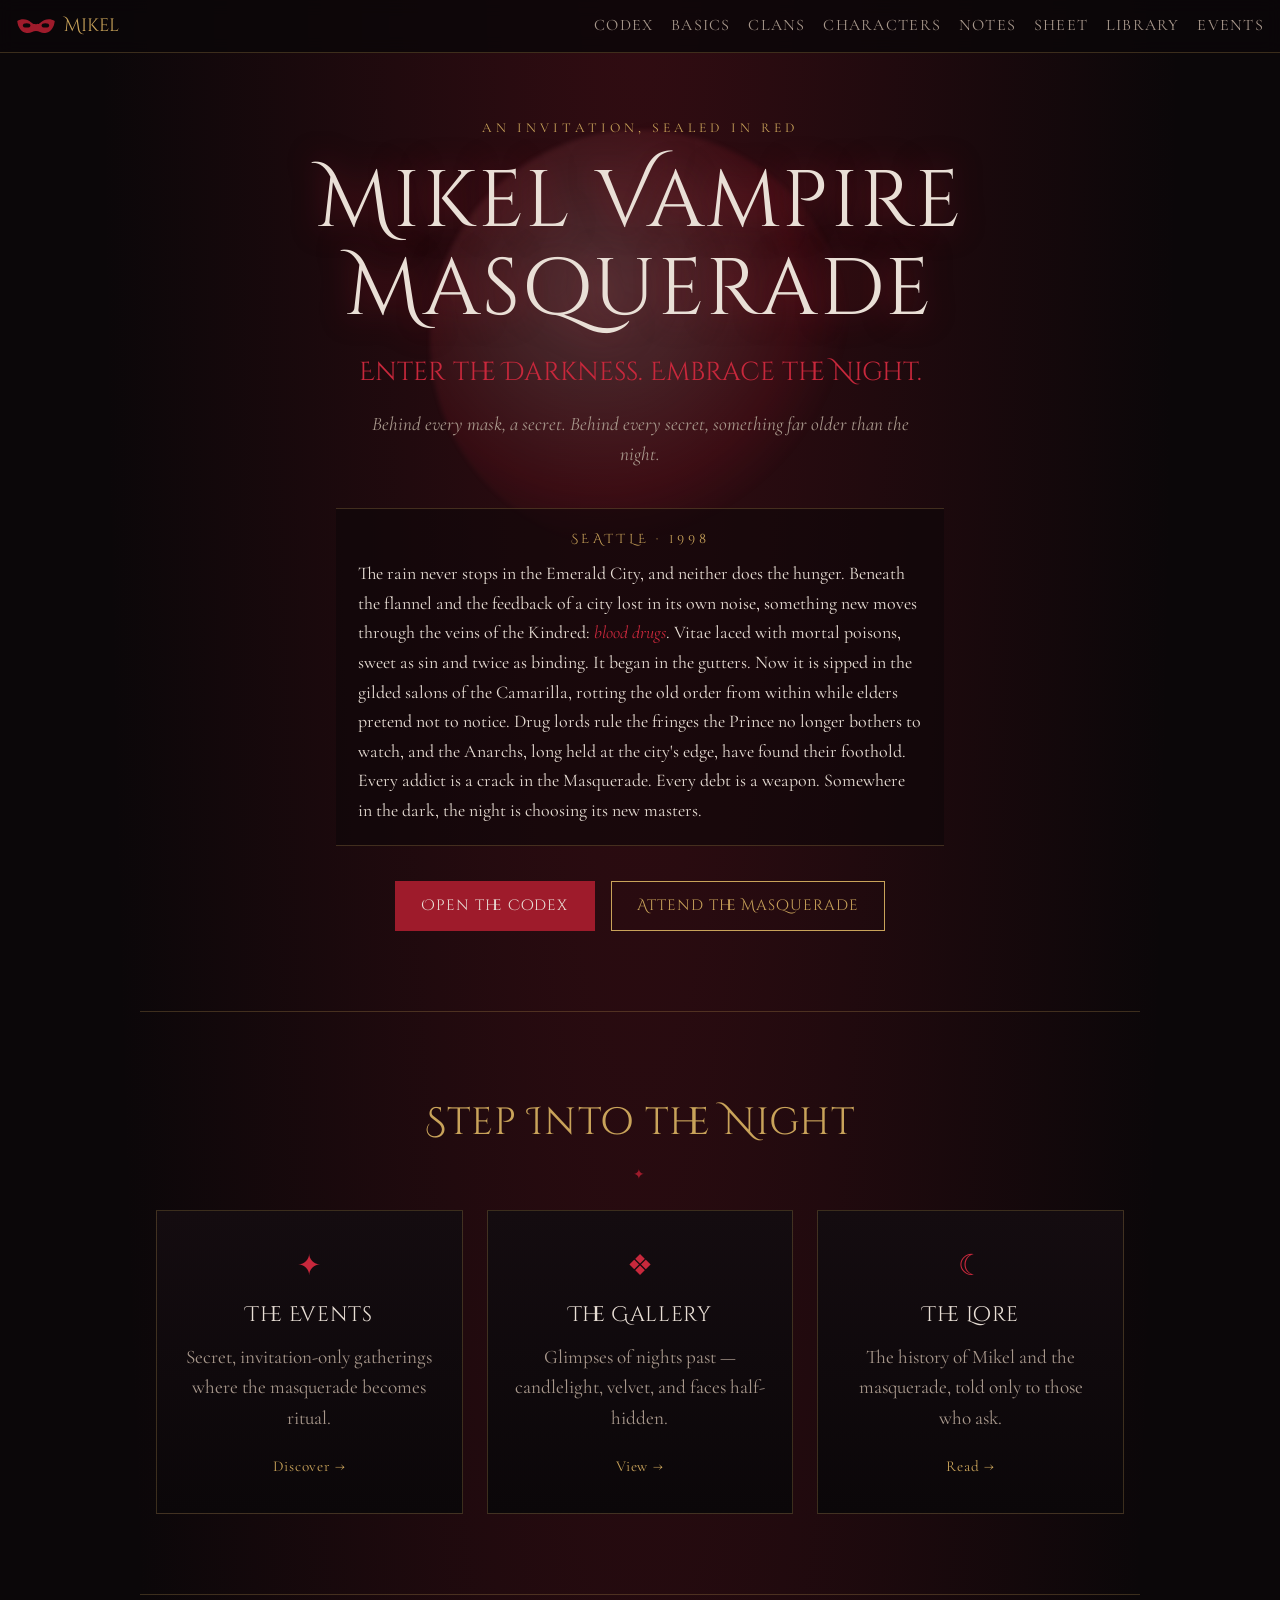
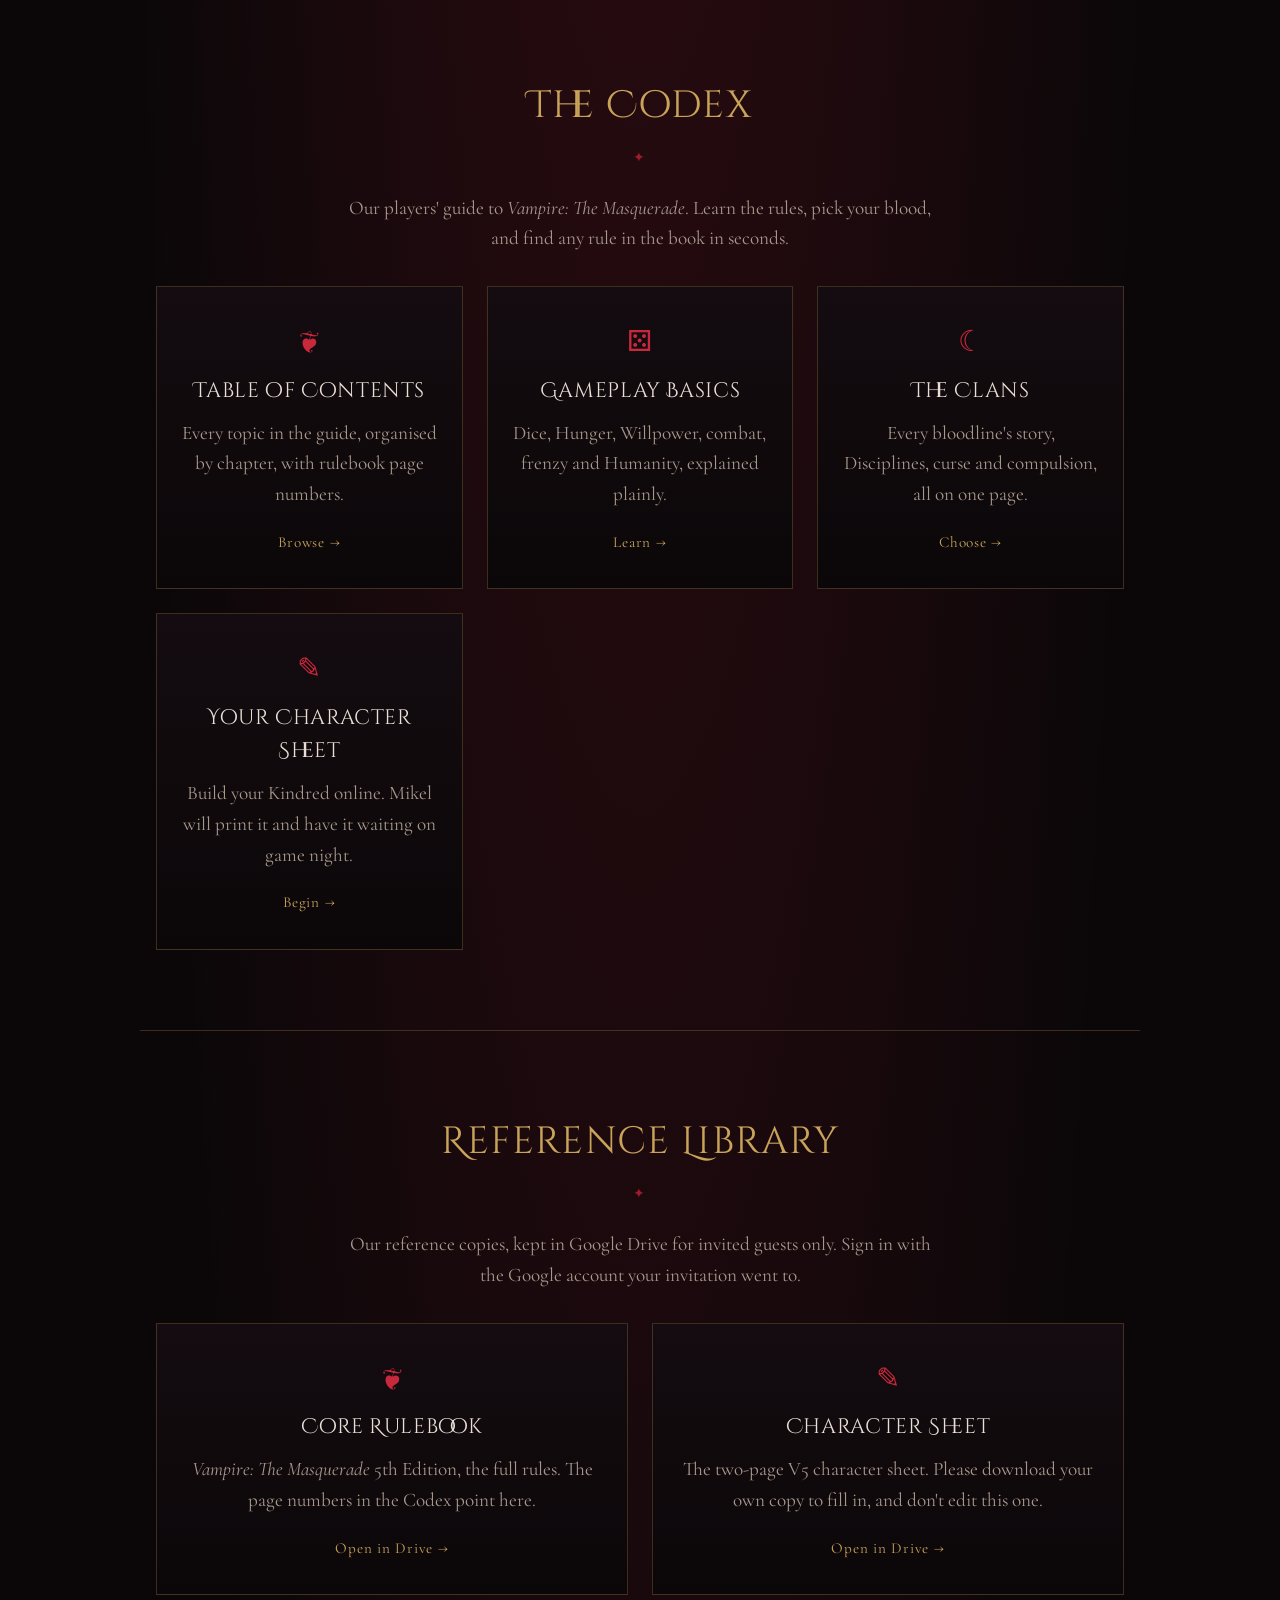
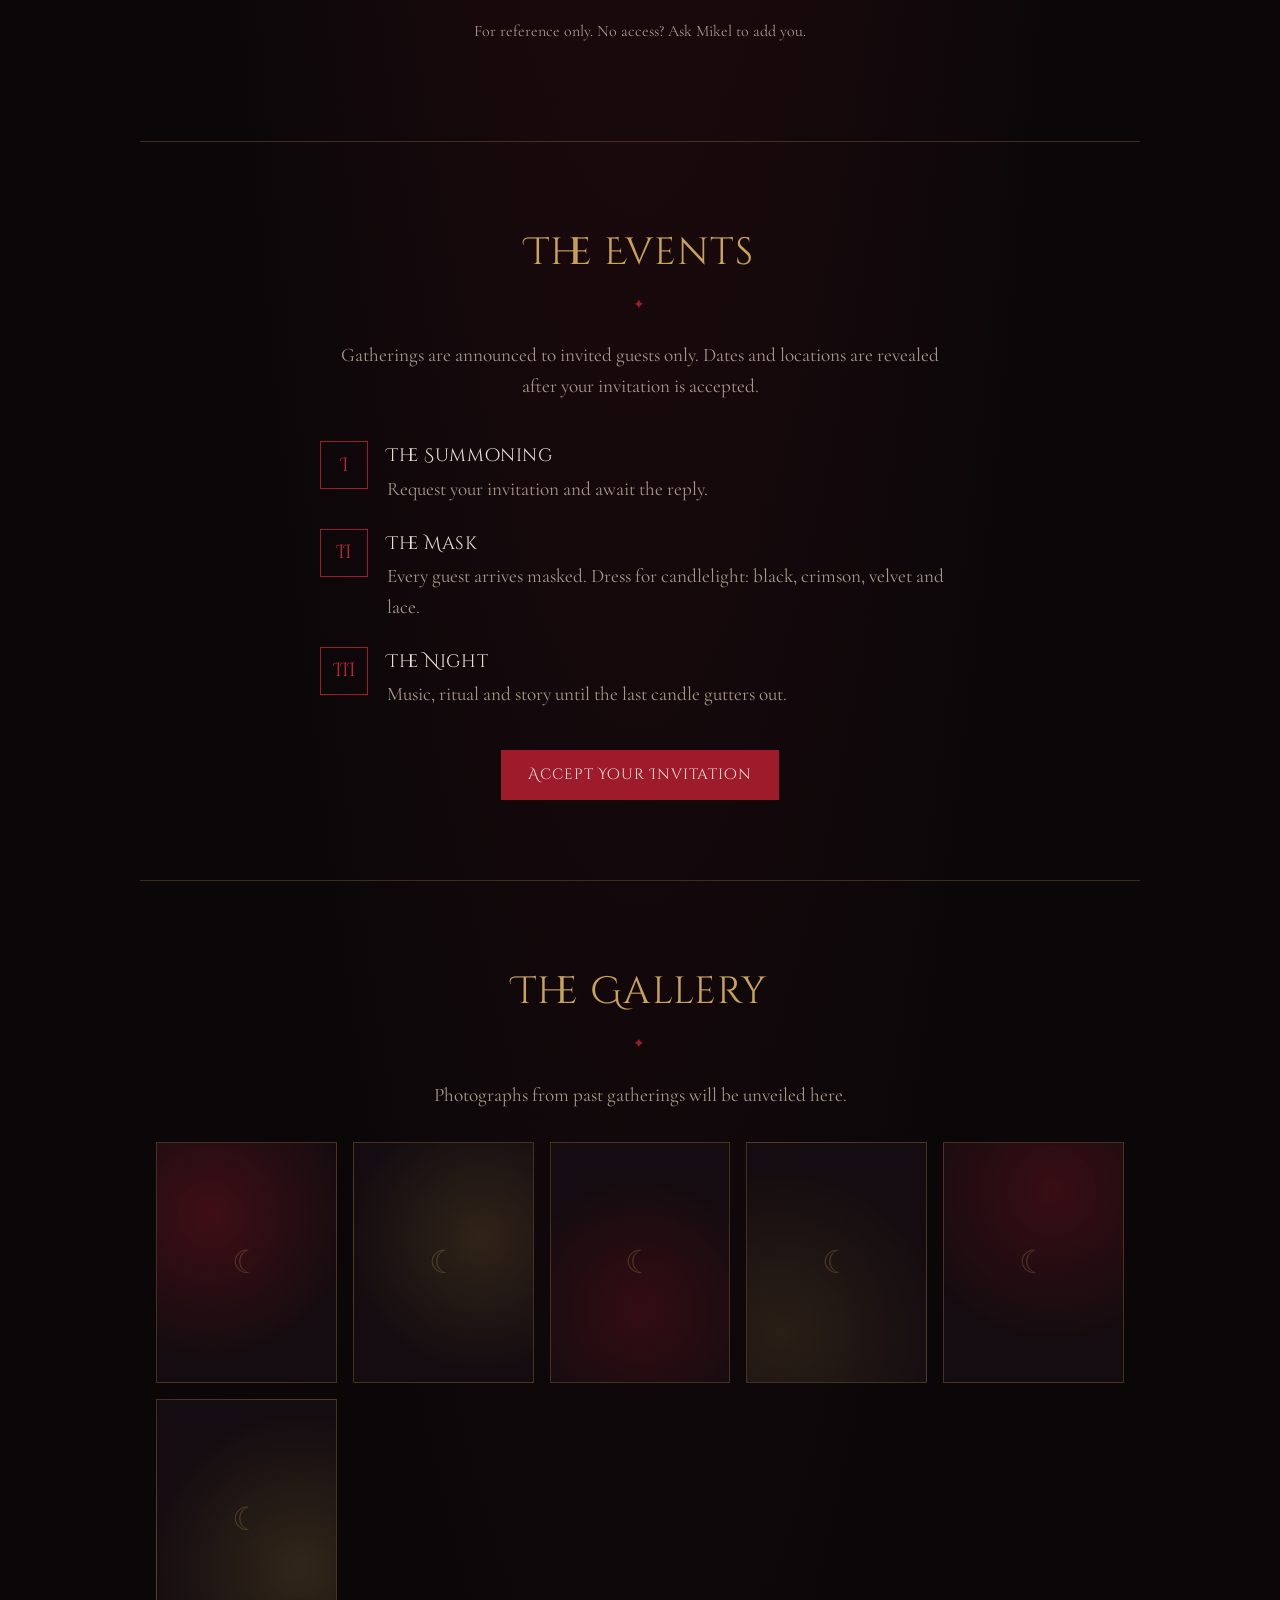
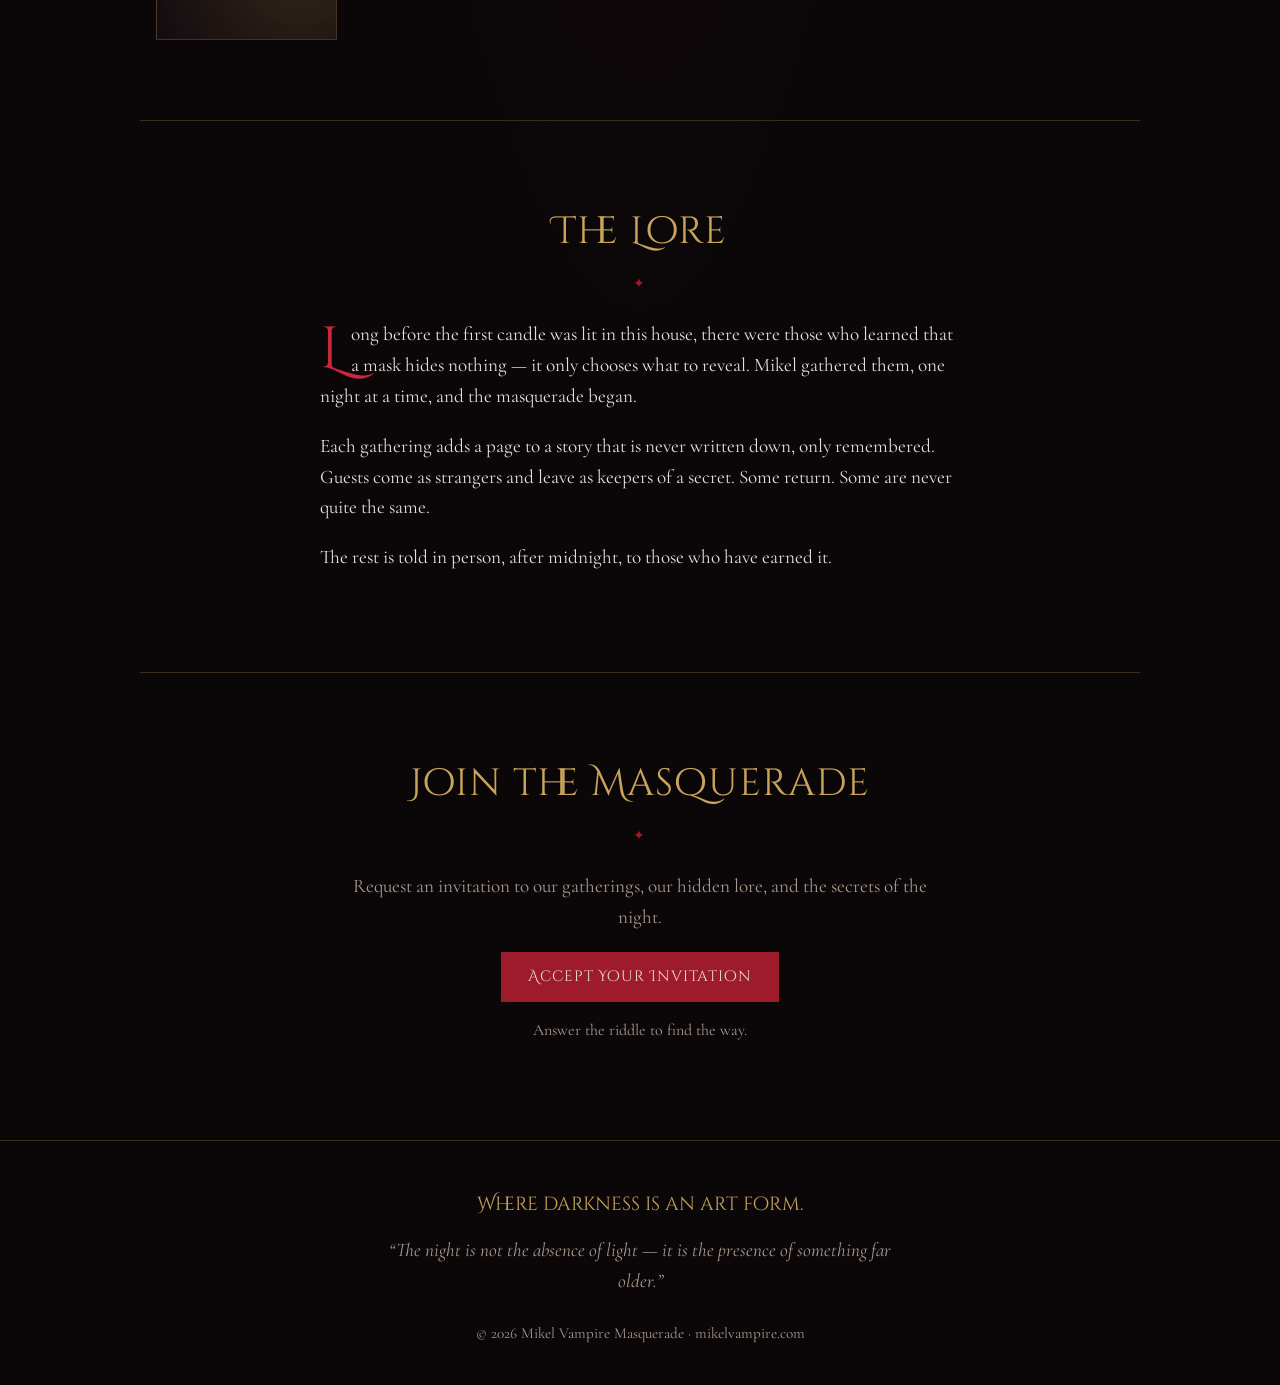
<file: index.html>
<!doctype html>
<html lang="en">
<head>
<meta charset="utf-8">
<meta name="viewport" content="width=device-width, initial-scale=1">
<meta name="robots" content="noindex, nofollow, noarchive, nosnippet, noimageindex">
<title>Mikel Vampire Masquerade</title>
<meta name="description" content="Mikel Vampire Masquerade — Enter the darkness. Embrace the night. Private masquerade gatherings, gallery and lore.">
<meta name="theme-color" content="#0b0709">
<link rel="icon" href="favicon.svg" type="image/svg+xml">
<link rel="preconnect" href="https://fonts.googleapis.com">
<link rel="preconnect" href="https://fonts.gstatic.com" crossorigin>
<link href="https://fonts.googleapis.com/css2?family=Cinzel+Decorative:wght@400;700&family=Cormorant+Garamond:ital,wght@0,400;0,600;1,400&display=swap" rel="stylesheet">
<link rel="stylesheet" href="style.css">
</head>
<body>

<header class="nav">
  <a class="brand" href="#top" aria-label="Mikel Vampire Masquerade, home">
    <svg class="mask" viewBox="0 0 64 28" aria-hidden="true"><path d="M2 6c6-4 16-4 22 2 3 3 5 3 8 3s5 0 8-3c6-6 16-6 22-2-1 10-6 18-15 19-6 1-10-3-15-3s-9 4-15 3C8 24 3 16 2 6Z"/><ellipse cx="17" cy="13" rx="6" ry="3.5" class="eye"/><ellipse cx="47" cy="13" rx="6" ry="3.5" class="eye"/></svg>
    <span>Mikel</span>
  </a>
  <nav aria-label="Main">
    <a href="/codex/">Codex</a>
    <a href="/basics/">Basics</a>
    <a href="/clans/">Clans</a>
    <a href="/characters/">Characters</a>
    <a href="/notes/">Notes</a>
    <a href="/sheet/">Sheet</a>
    <a href="#rulebook">Library</a>
    <a href="#events">Events</a>
  </nav>
</header>

<main id="top">

  <section class="hero">
    <div class="moon" aria-hidden="true"></div>
    <p class="eyebrow">An invitation, sealed in red</p>
    <h1>Mikel Vampire<br>Masquerade</h1>
    <p class="tagline">Enter the Darkness. Embrace the Night.</p>
    <p class="lede">Behind every mask, a secret. Behind every secret, something far older than the night.</p>
    <p class="setting"><span class="setting-when">Seattle · 1998</span>The rain never stops in the Emerald City, and neither does the hunger. Beneath the flannel and the feedback of a city lost in its own noise, something new moves through the veins of the Kindred: <em>blood drugs</em>. Vitae laced with mortal poisons, sweet as sin and twice as binding. It began in the gutters. Now it is sipped in the gilded salons of the Camarilla, rotting the old order from within while elders pretend not to notice. Drug lords rule the fringes the Prince no longer bothers to watch, and the Anarchs, long held at the city's edge, have found their foothold. Every addict is a crack in the Masquerade. Every debt is a weapon. Somewhere in the dark, the night is choosing its new masters.</p>
    <div class="actions">
      <a class="btn primary" href="/codex/">Open the Codex</a>
      <a class="btn" href="#events">Attend the Masquerade</a>
    </div>
  </section>

  <section class="cards" aria-labelledby="step-title">
    <h2 id="step-title" class="section-title">Step Into the Night</h2>
    <div class="grid">
      <a class="card" href="#events">
        <span class="sigil" aria-hidden="true">✦</span>
        <h3>The Events</h3>
        <p>Secret, invitation-only gatherings where the masquerade becomes ritual.</p>
        <span class="more">Discover →</span>
      </a>
      <a class="card" href="#gallery">
        <span class="sigil" aria-hidden="true">❖</span>
        <h3>The Gallery</h3>
        <p>Glimpses of nights past — candlelight, velvet, and faces half-hidden.</p>
        <span class="more">View →</span>
      </a>
      <a class="card" href="#lore">
        <span class="sigil" aria-hidden="true">☾</span>
        <h3>The Lore</h3>
        <p>The history of Mikel and the masquerade, told only to those who ask.</p>
        <span class="more">Read →</span>
      </a>
    </div>
  </section>

  <section class="cards" aria-labelledby="codex-title">
    <h2 id="codex-title" class="section-title">The Codex</h2>
    <p class="center" style="color:var(--muted);max-width:38rem;margin:0 auto 2rem">Our players' guide to <i>Vampire: The Masquerade</i>. Learn the rules, pick your blood, and find any rule in the book in seconds.</p>
    <div class="grid">
      <a class="card" href="/codex/">
        <span class="sigil" aria-hidden="true">❦</span>
        <h3>Table of Contents</h3>
        <p>Every topic in the guide, organised by chapter, with rulebook page numbers.</p>
        <span class="more">Browse →</span>
      </a>
      <a class="card" href="/basics/">
        <span class="sigil" aria-hidden="true">⚄</span>
        <h3>Gameplay Basics</h3>
        <p>Dice, Hunger, Willpower, combat, frenzy and Humanity, explained plainly.</p>
        <span class="more">Learn →</span>
      </a>
      <a class="card" href="/clans/">
        <span class="sigil" aria-hidden="true">☾</span>
        <h3>The Clans</h3>
        <p>Every bloodline's story, Disciplines, curse and compulsion, all on one page.</p>
        <span class="more">Choose →</span>
      </a>
      <a class="card" href="/sheet/">
        <span class="sigil" aria-hidden="true">✎</span>
        <h3>Your Character Sheet</h3>
        <p>Build your Kindred online. Mikel will print it and have it waiting on game night.</p>
        <span class="more">Begin →</span>
      </a>
    </div>
  </section>

  <section id="rulebook" class="panel rulebook-cta">
    <h2 class="section-title">Reference Library</h2>
    <p class="center">Our reference copies, kept in Google Drive for invited guests only. Sign in with the Google account your invitation went to.</p>
    <div class="grid" style="margin-top:2rem">
      <a class="card" href="https://drive.google.com/file/d/1vYQh5XoaK_SPEAbOwyQhH92eyqDw0E03/view?usp=drivesdk" target="_blank" rel="noopener">
        <span class="sigil" aria-hidden="true">❦</span>
        <h3>Core Rulebook</h3>
        <p><i>Vampire: The Masquerade</i> 5th Edition, the full rules. The page numbers in the Codex point here.</p>
        <span class="more">Open in Drive →</span>
      </a>
      <a class="card" href="https://drive.google.com/file/d/1J2Vjw37nT_OMdD-t_d5tePCtI7w0QtqG/view?usp=drivesdk" target="_blank" rel="noopener">
        <span class="sigil" aria-hidden="true">✎</span>
        <h3>Character Sheet</h3>
        <p>The two-page V5 character sheet. Please download your own copy to fill in, and don't edit this one.</p>
        <span class="more">Open in Drive →</span>
      </a>
    </div>
    <p class="center" style="font-size:1rem;margin-top:1.5rem">For reference only. No access? Ask Mikel to add you.</p>
  </section>

  <section id="events" class="panel">
    <h2 class="section-title">The Events</h2>
    <p class="center">Gatherings are announced to invited guests only. Dates and locations are revealed after your invitation is accepted.</p>
    <ol class="rites">
      <li><span>I</span><div><h3>The Summoning</h3><p>Request your invitation and await the reply.</p></div></li>
      <li><span>II</span><div><h3>The Mask</h3><p>Every guest arrives masked. Dress for candlelight: black, crimson, velvet and lace.</p></div></li>
      <li><span>III</span><div><h3>The Night</h3><p>Music, ritual and story until the last candle gutters out.</p></div></li>
    </ol>
    <div class="actions center"><a class="btn primary" href="/invitation/">Accept Your Invitation</a></div>
  </section>

  <section id="gallery" class="panel">
    <h2 class="section-title">The Gallery</h2>
    <p class="center">Photographs from past gatherings will be unveiled here.</p>
    <div class="frames" aria-hidden="true">
      <div class="frame f1"></div><div class="frame f2"></div><div class="frame f3"></div>
      <div class="frame f4"></div><div class="frame f5"></div><div class="frame f6"></div>
    </div>
  </section>

  <section id="lore" class="panel lore">
    <h2 class="section-title">The Lore</h2>
    <p class="dropcap">Long before the first candle was lit in this house, there were those who learned that a mask hides nothing — it only chooses what to reveal. Mikel gathered them, one night at a time, and the masquerade began.</p>
    <p>Each gathering adds a page to a story that is never written down, only remembered. Guests come as strangers and leave as keepers of a secret. Some return. Some are never quite the same.</p>
    <p>The rest is told in person, after midnight, to those who have earned it.</p>
  </section>

  <section id="contact" class="panel invite">
    <h2 class="section-title">Join the Masquerade</h2>
    <p class="center">Request an invitation to our gatherings, our hidden lore, and the secrets of the night.</p>
    <div class="actions center"><a class="btn primary" href="/invitation/">Accept Your Invitation</a></div>
    <p class="center" style="font-size:1rem;margin-top:1rem">Answer the riddle to find the way.</p>
  </section>

</main>

<footer>
  <p class="motto">Where darkness is an art form.</p>
  <blockquote>“The night is not the absence of light — it is the presence of something far older.”</blockquote>
  <p class="copy">© 2026 Mikel Vampire Masquerade · mikelvampire.com</p>
</footer>

</body>
</html>
</file>
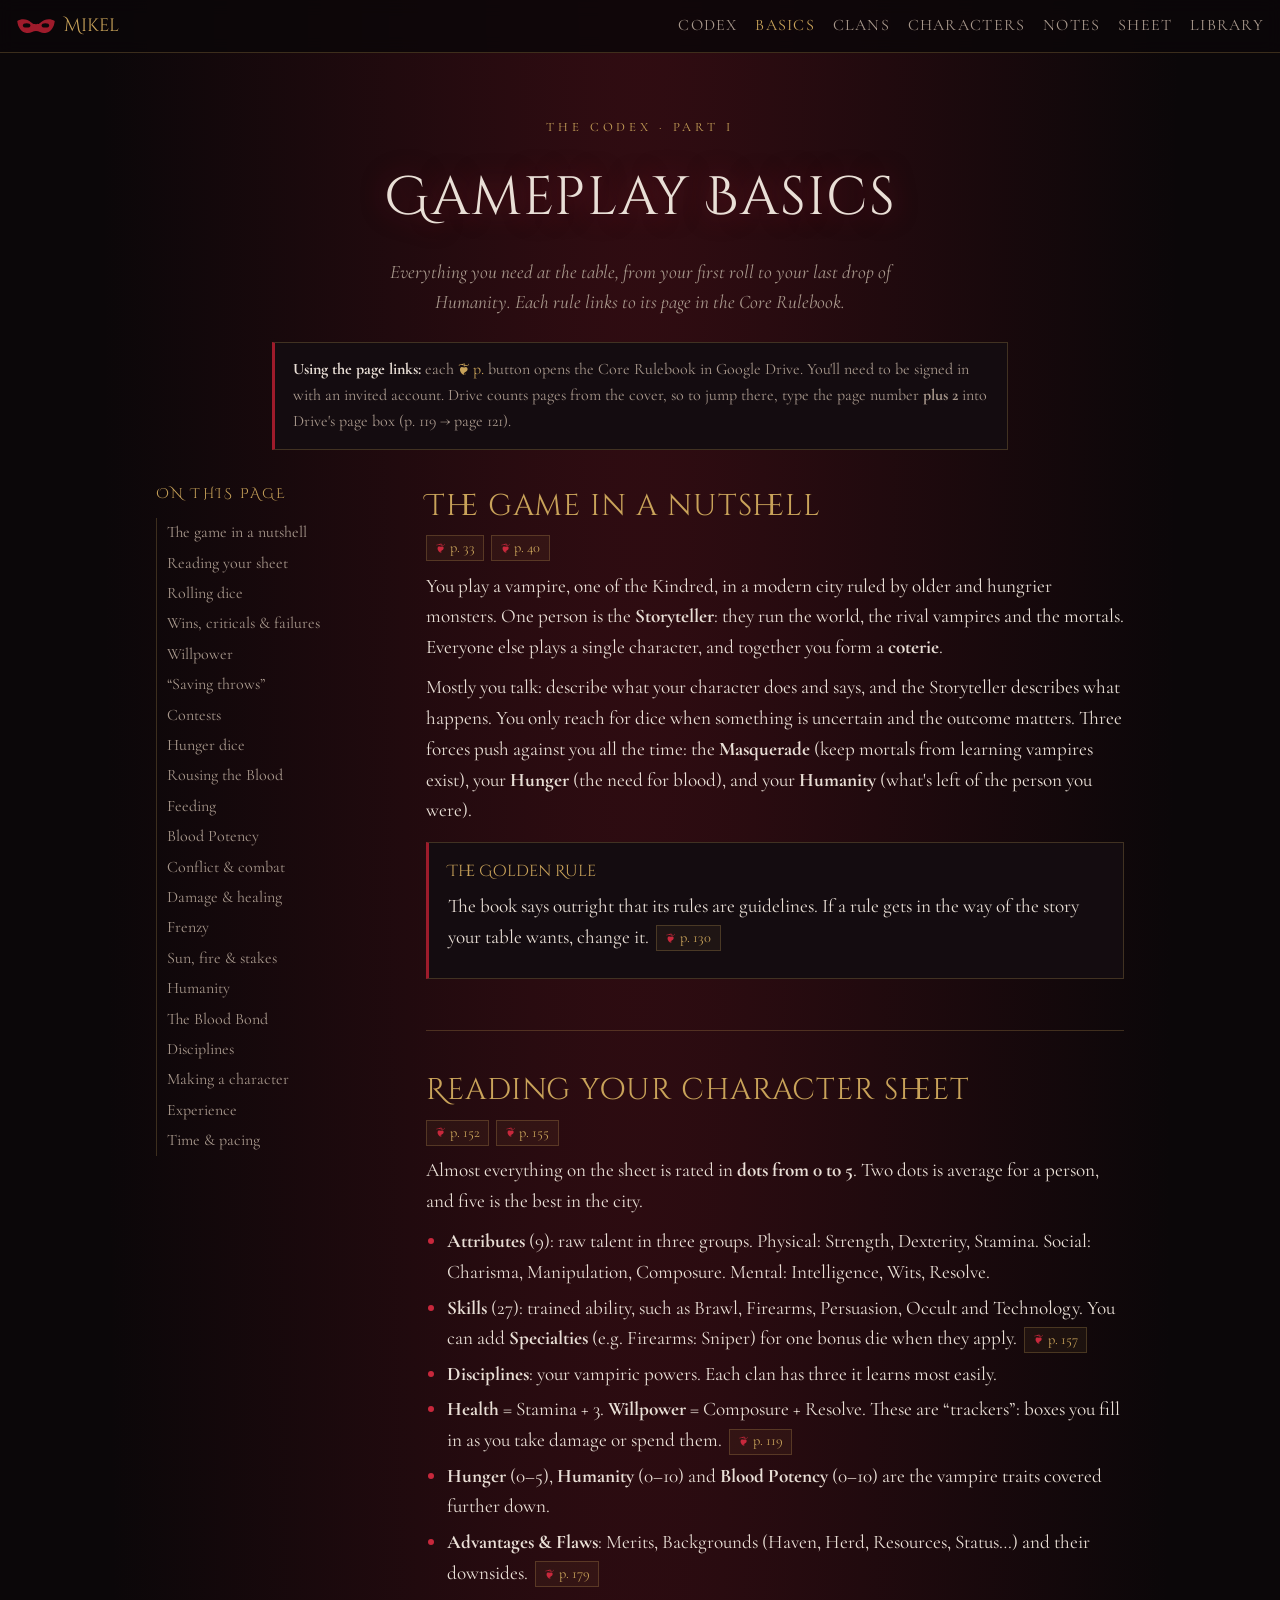
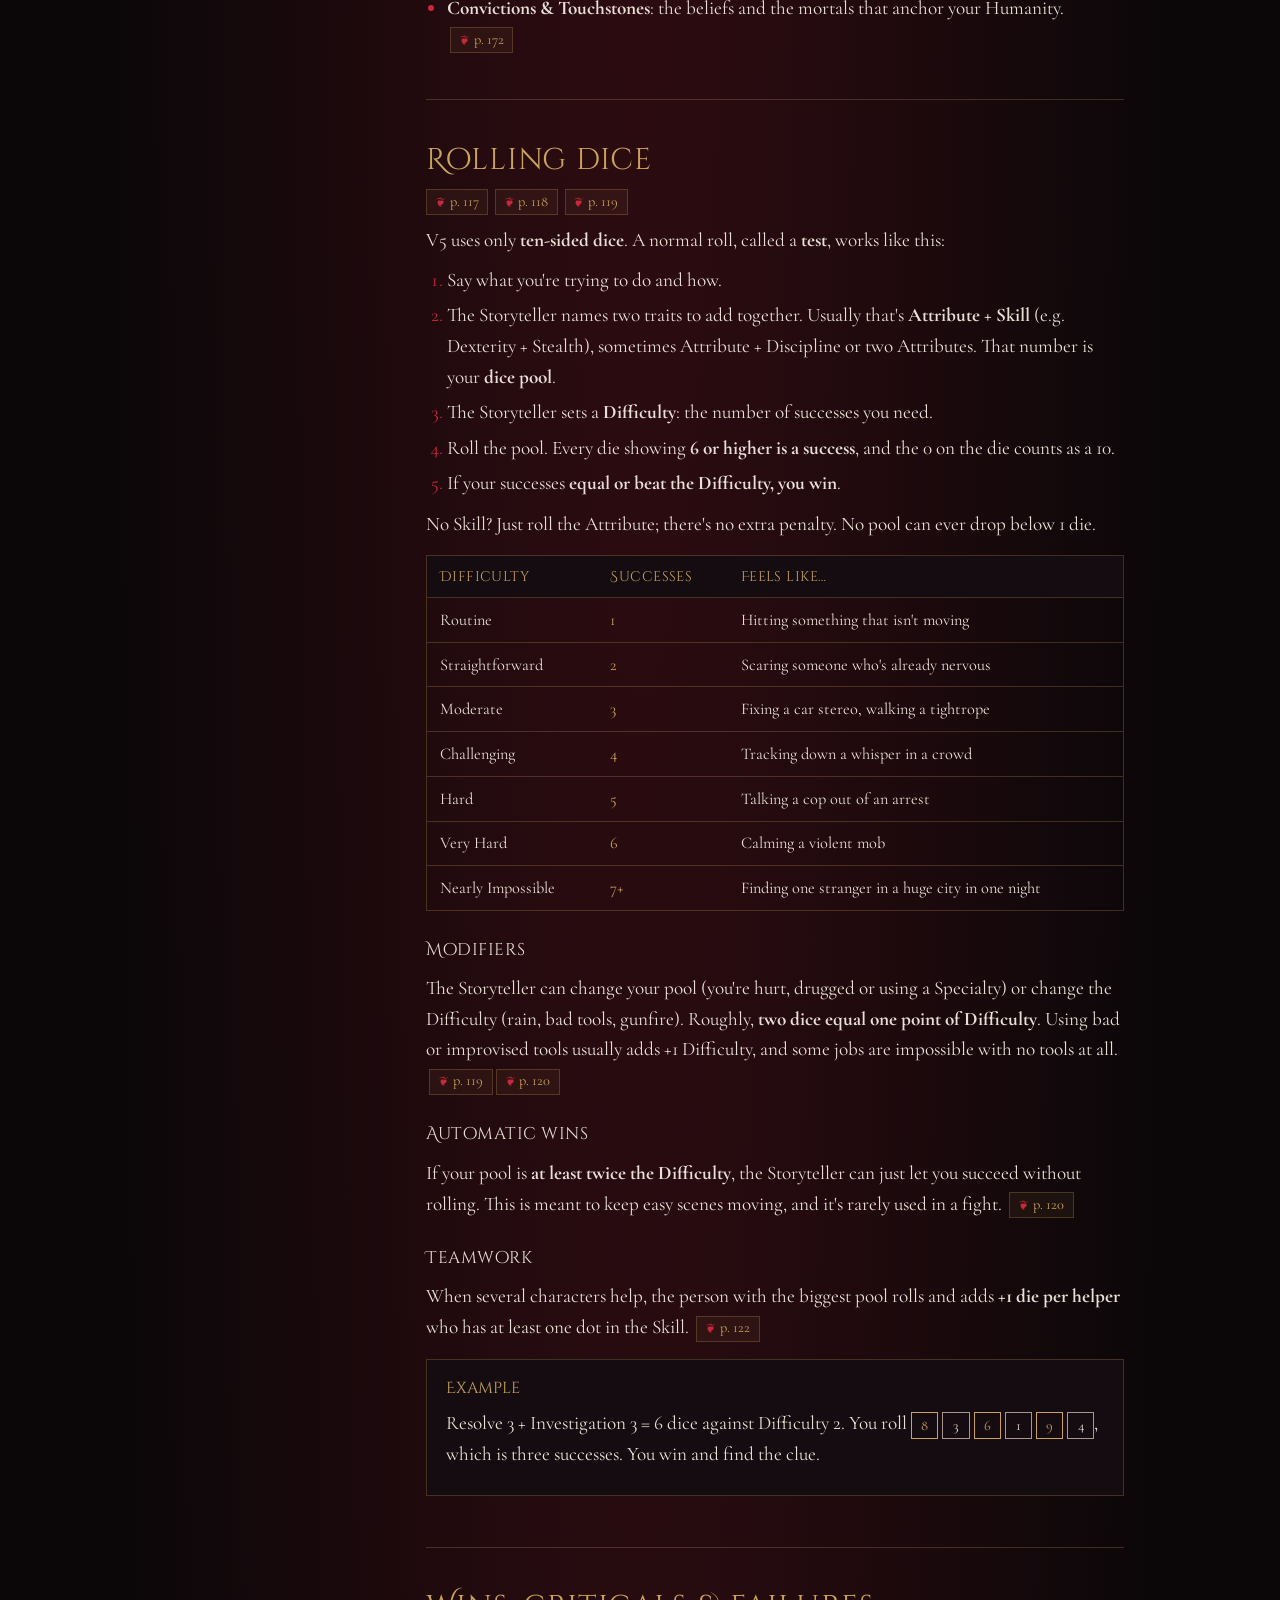
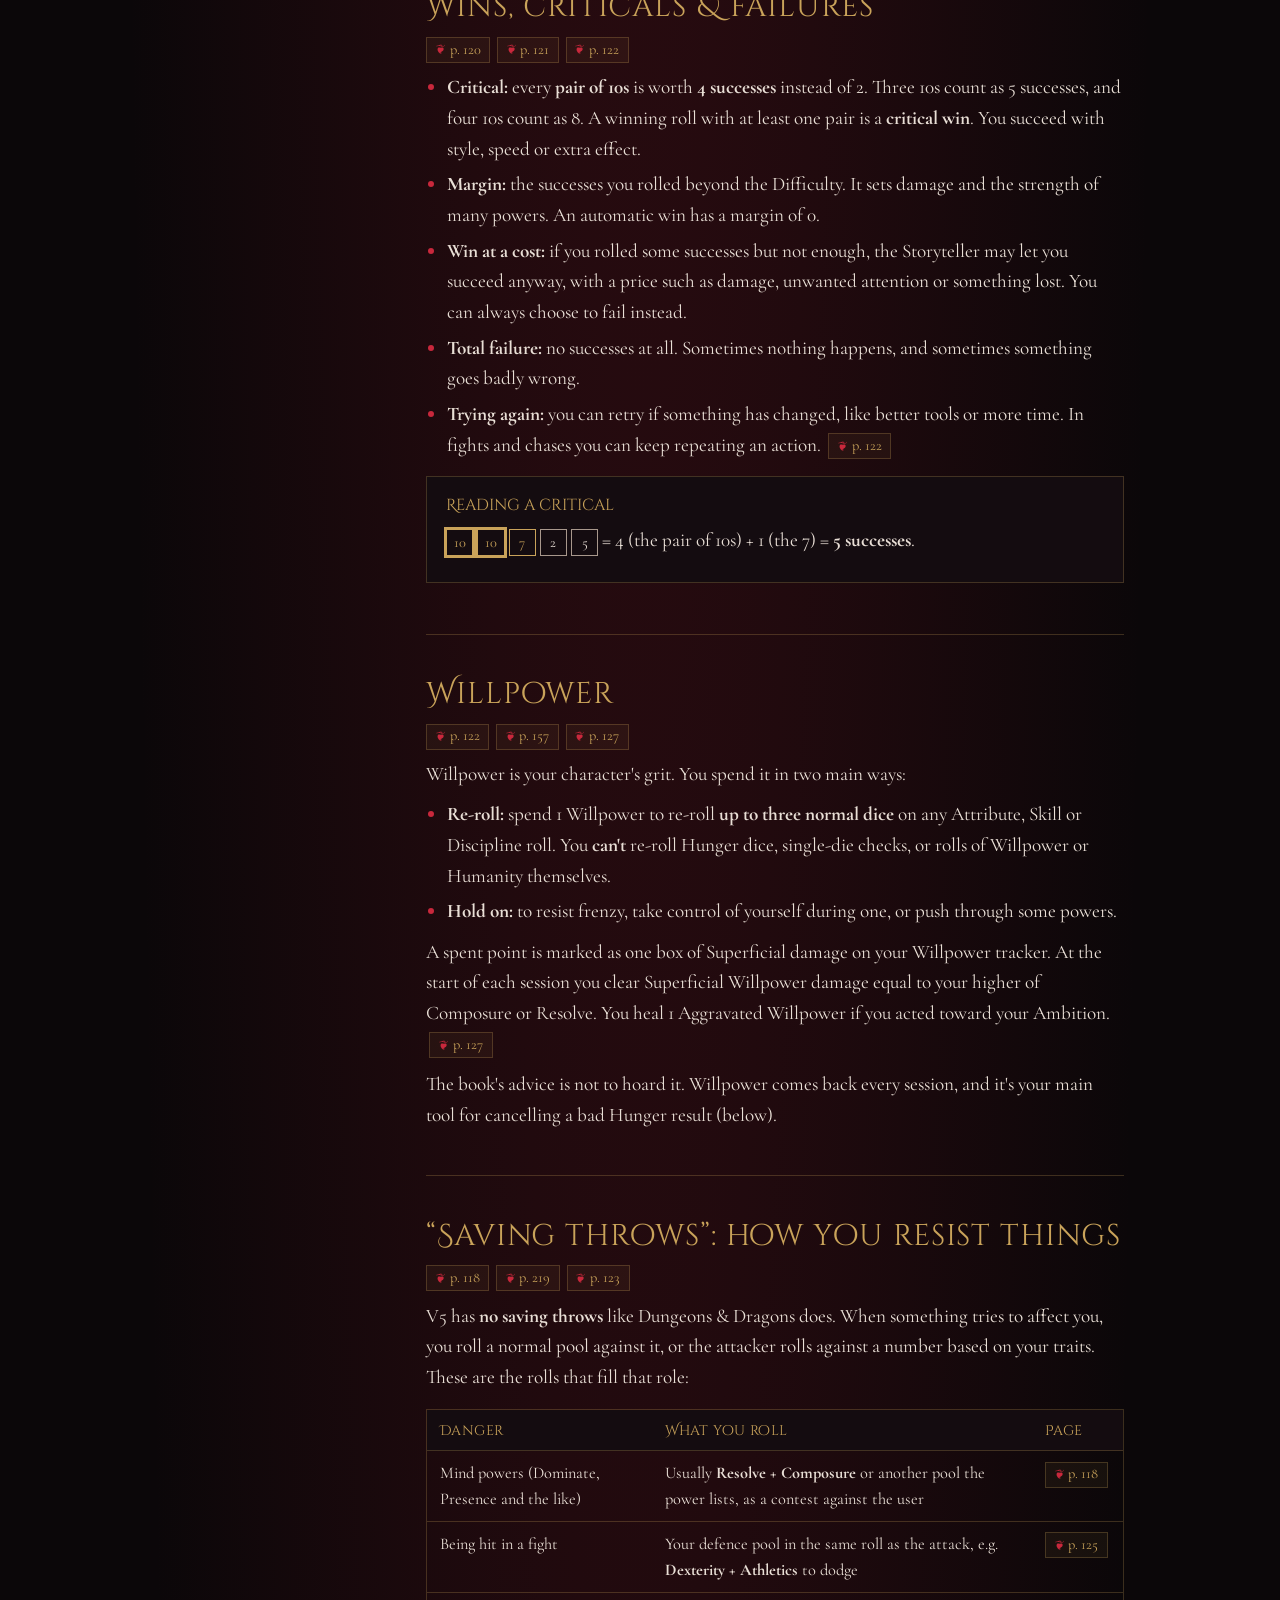
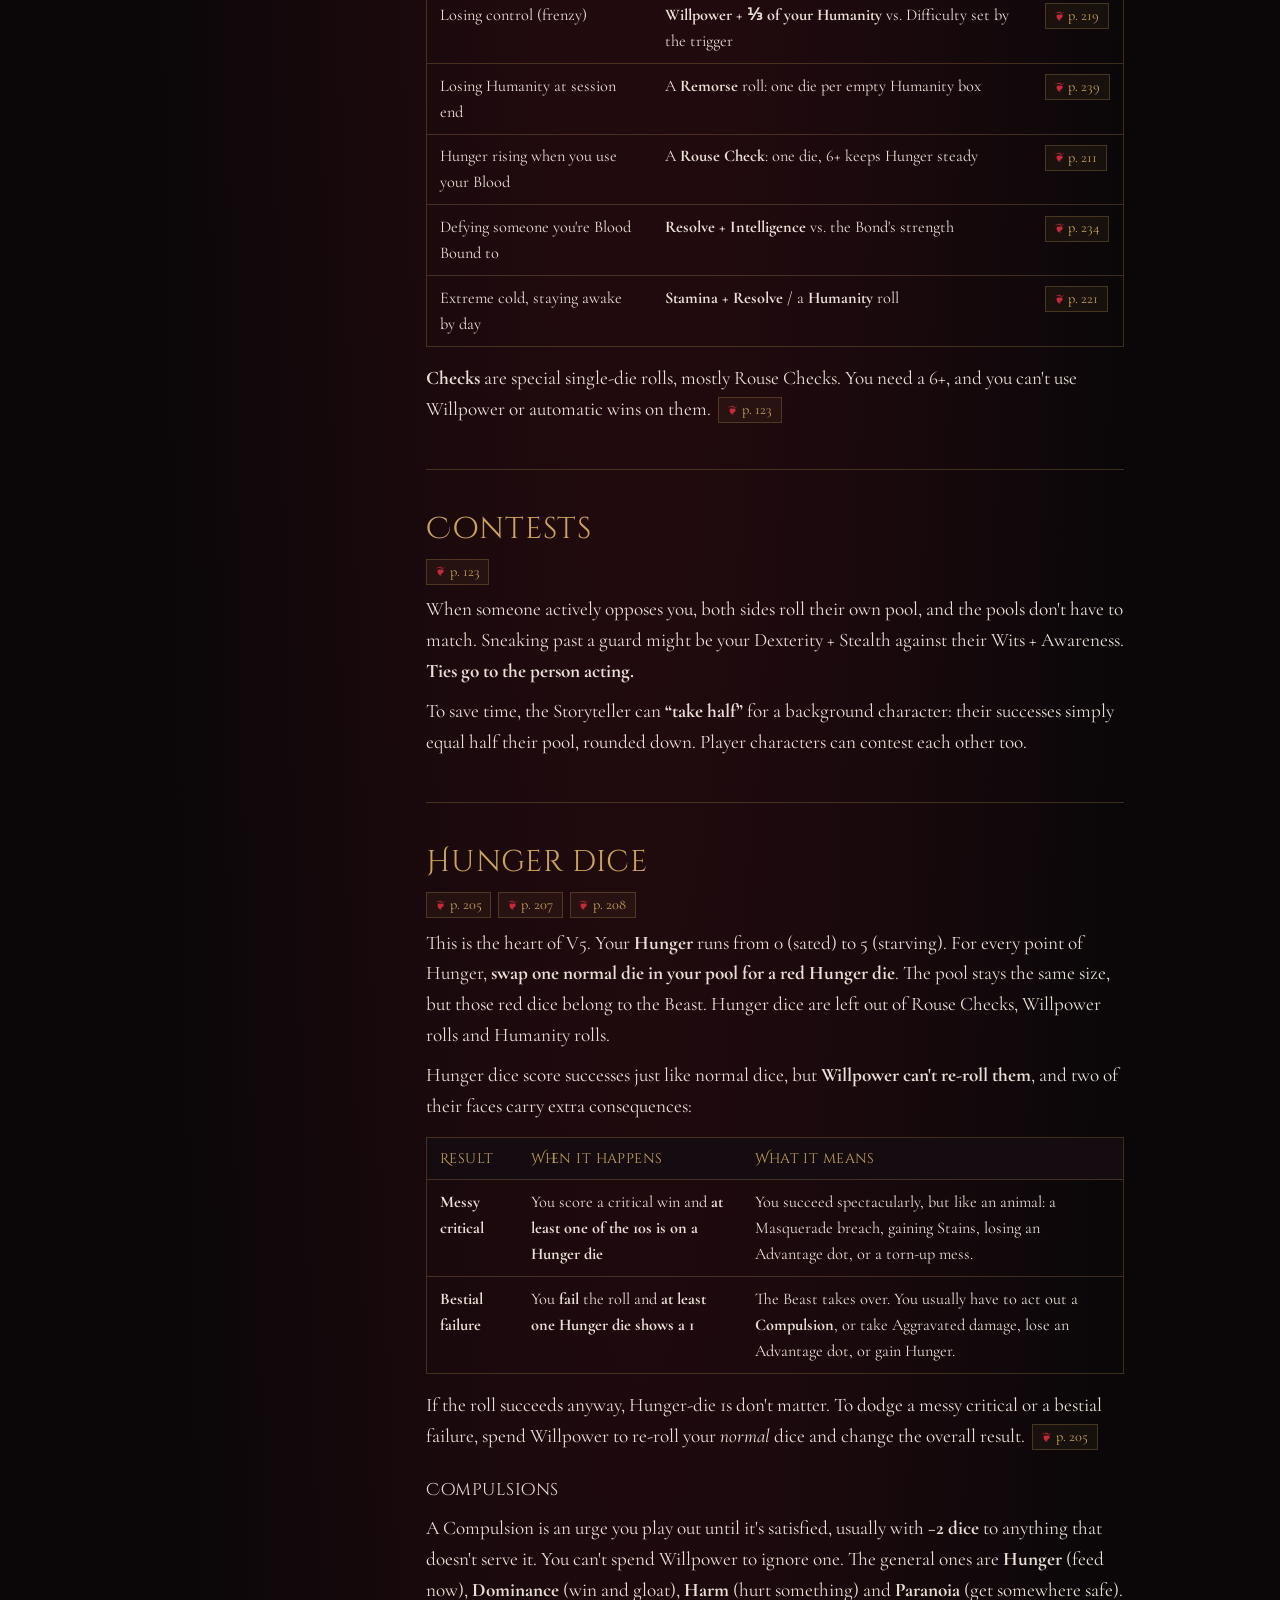
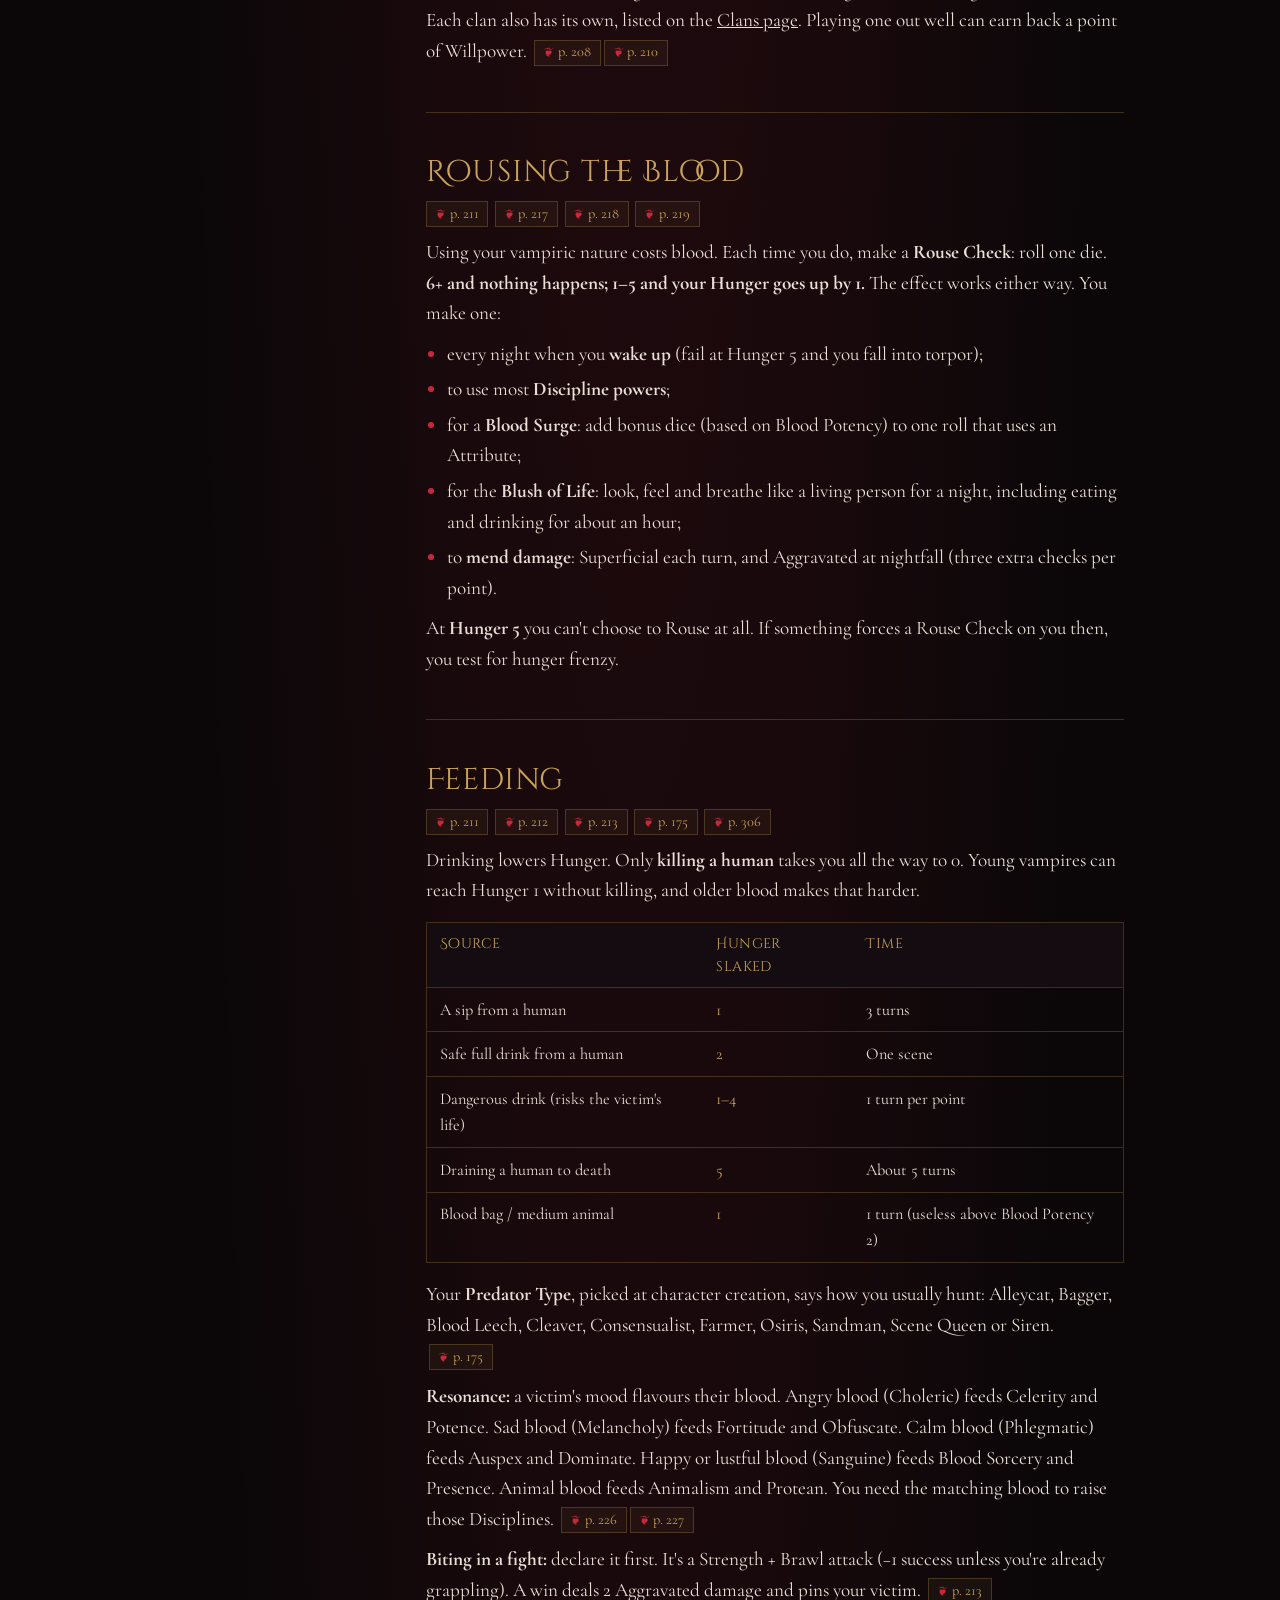
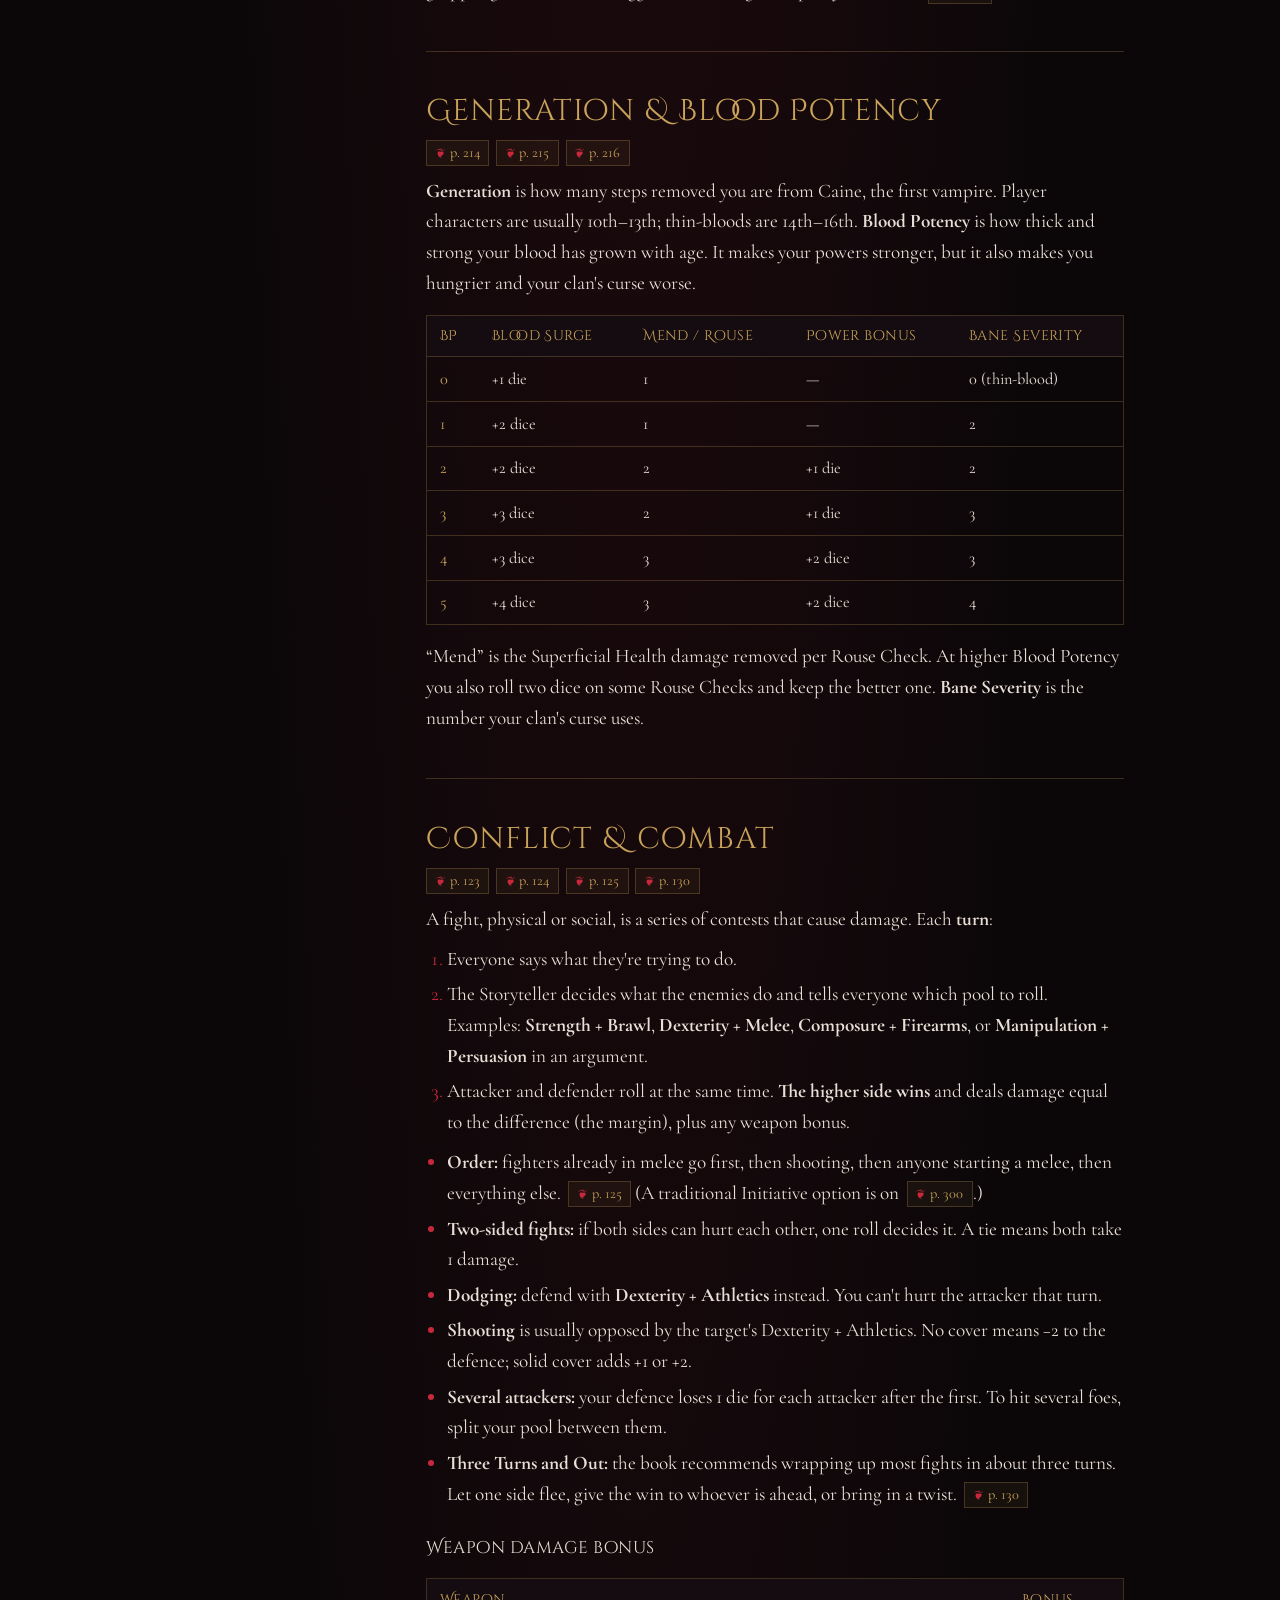
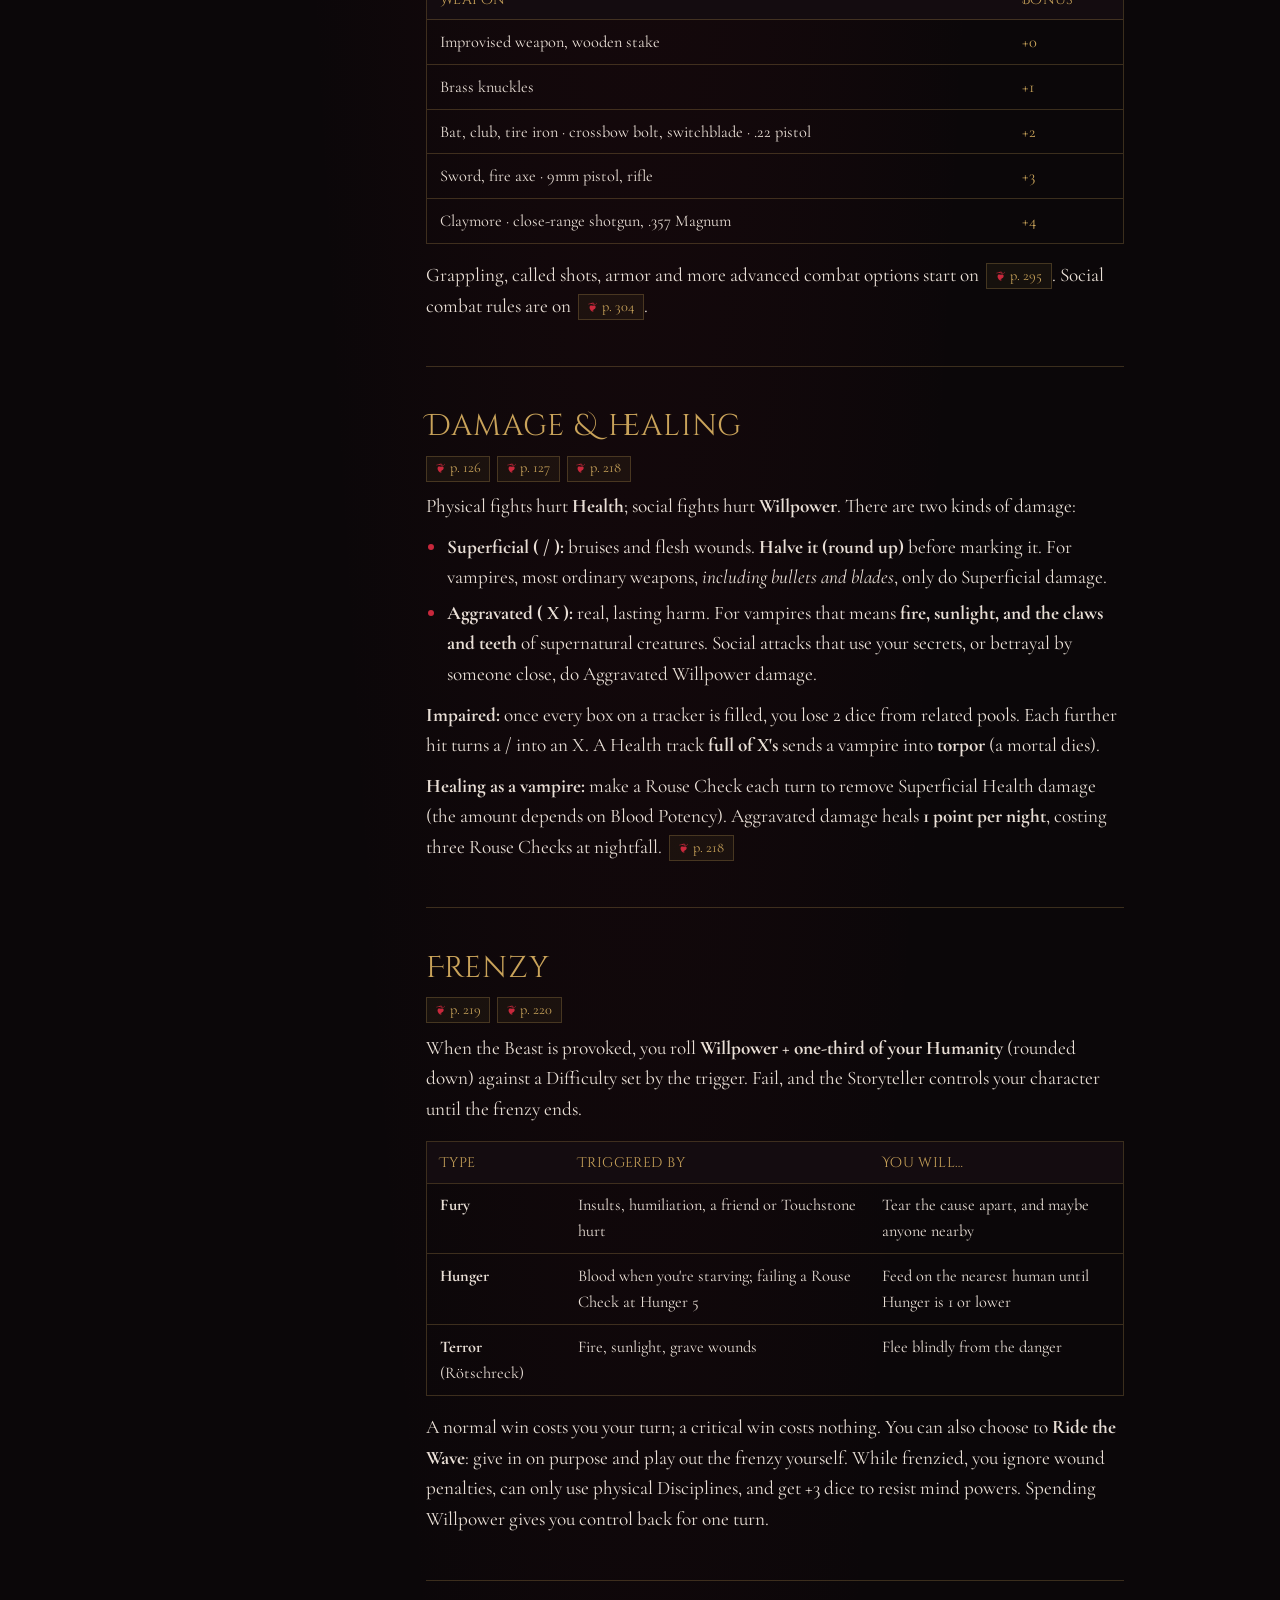
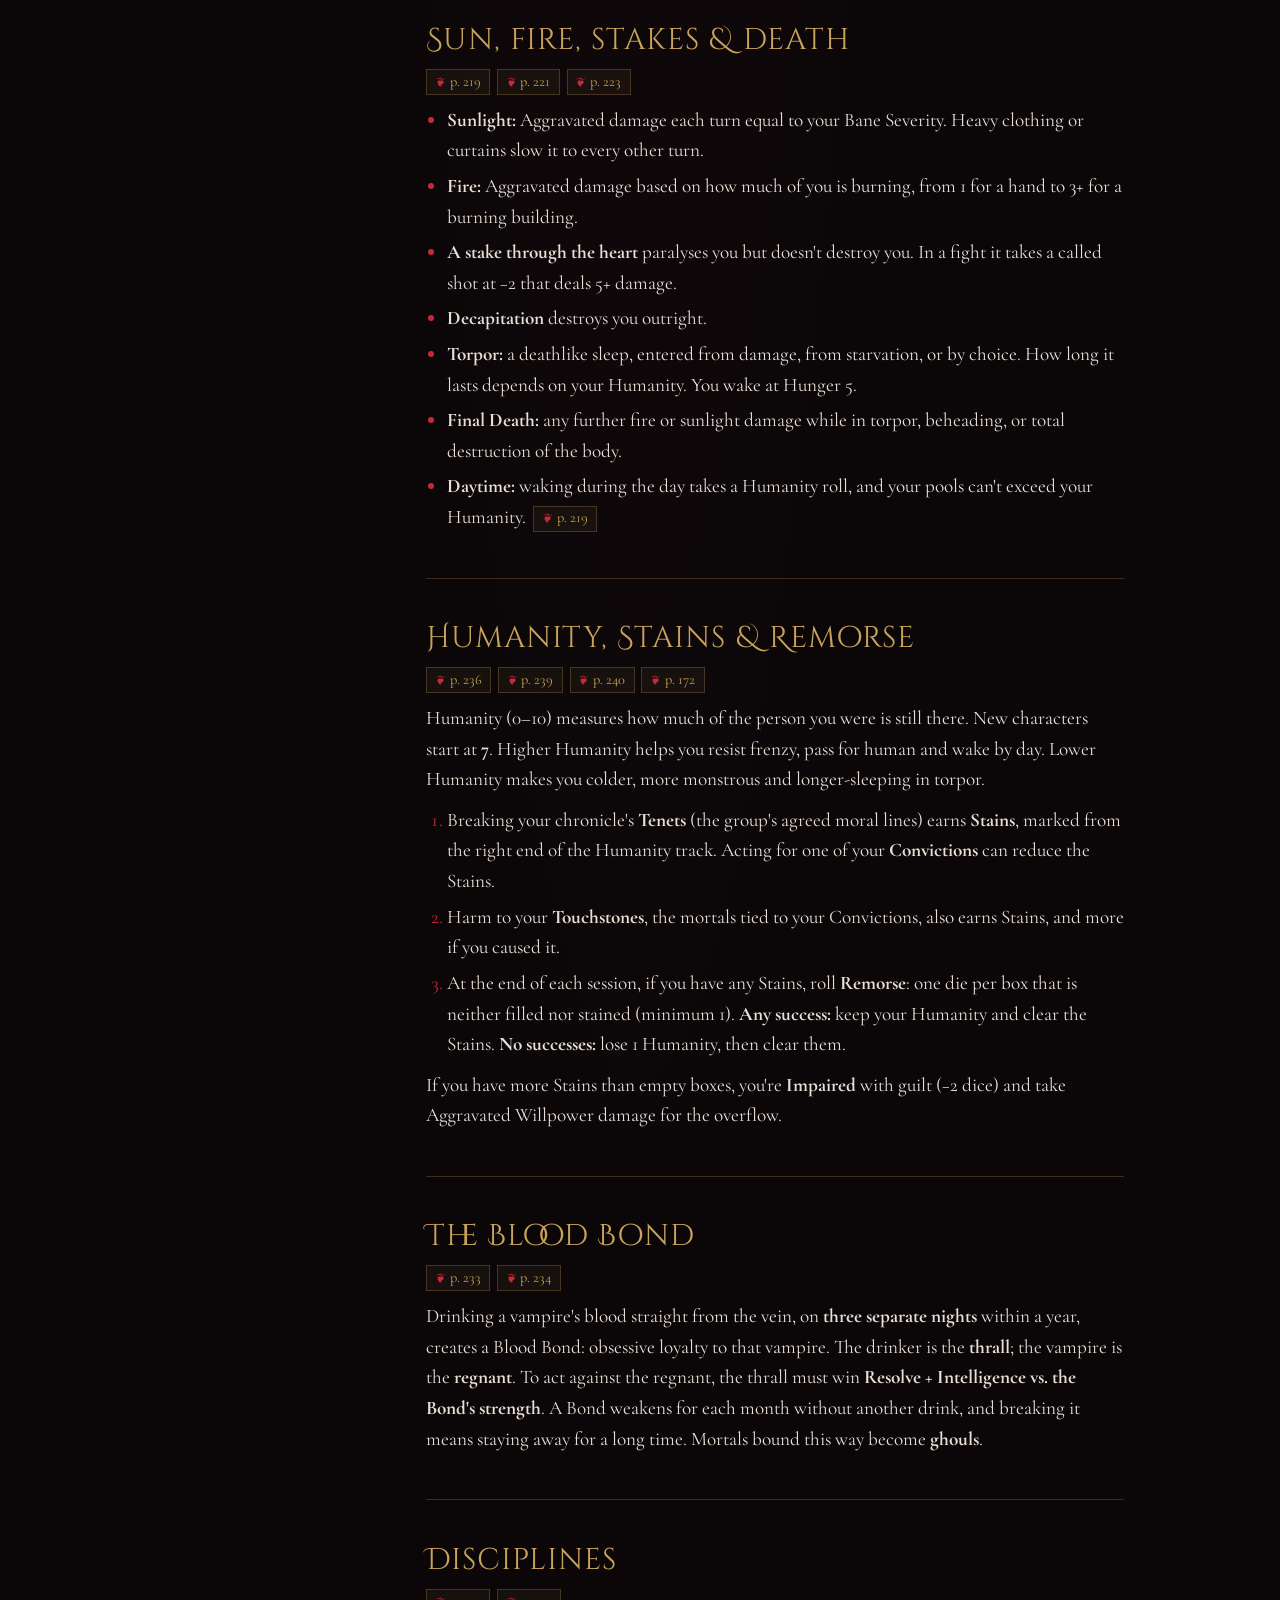
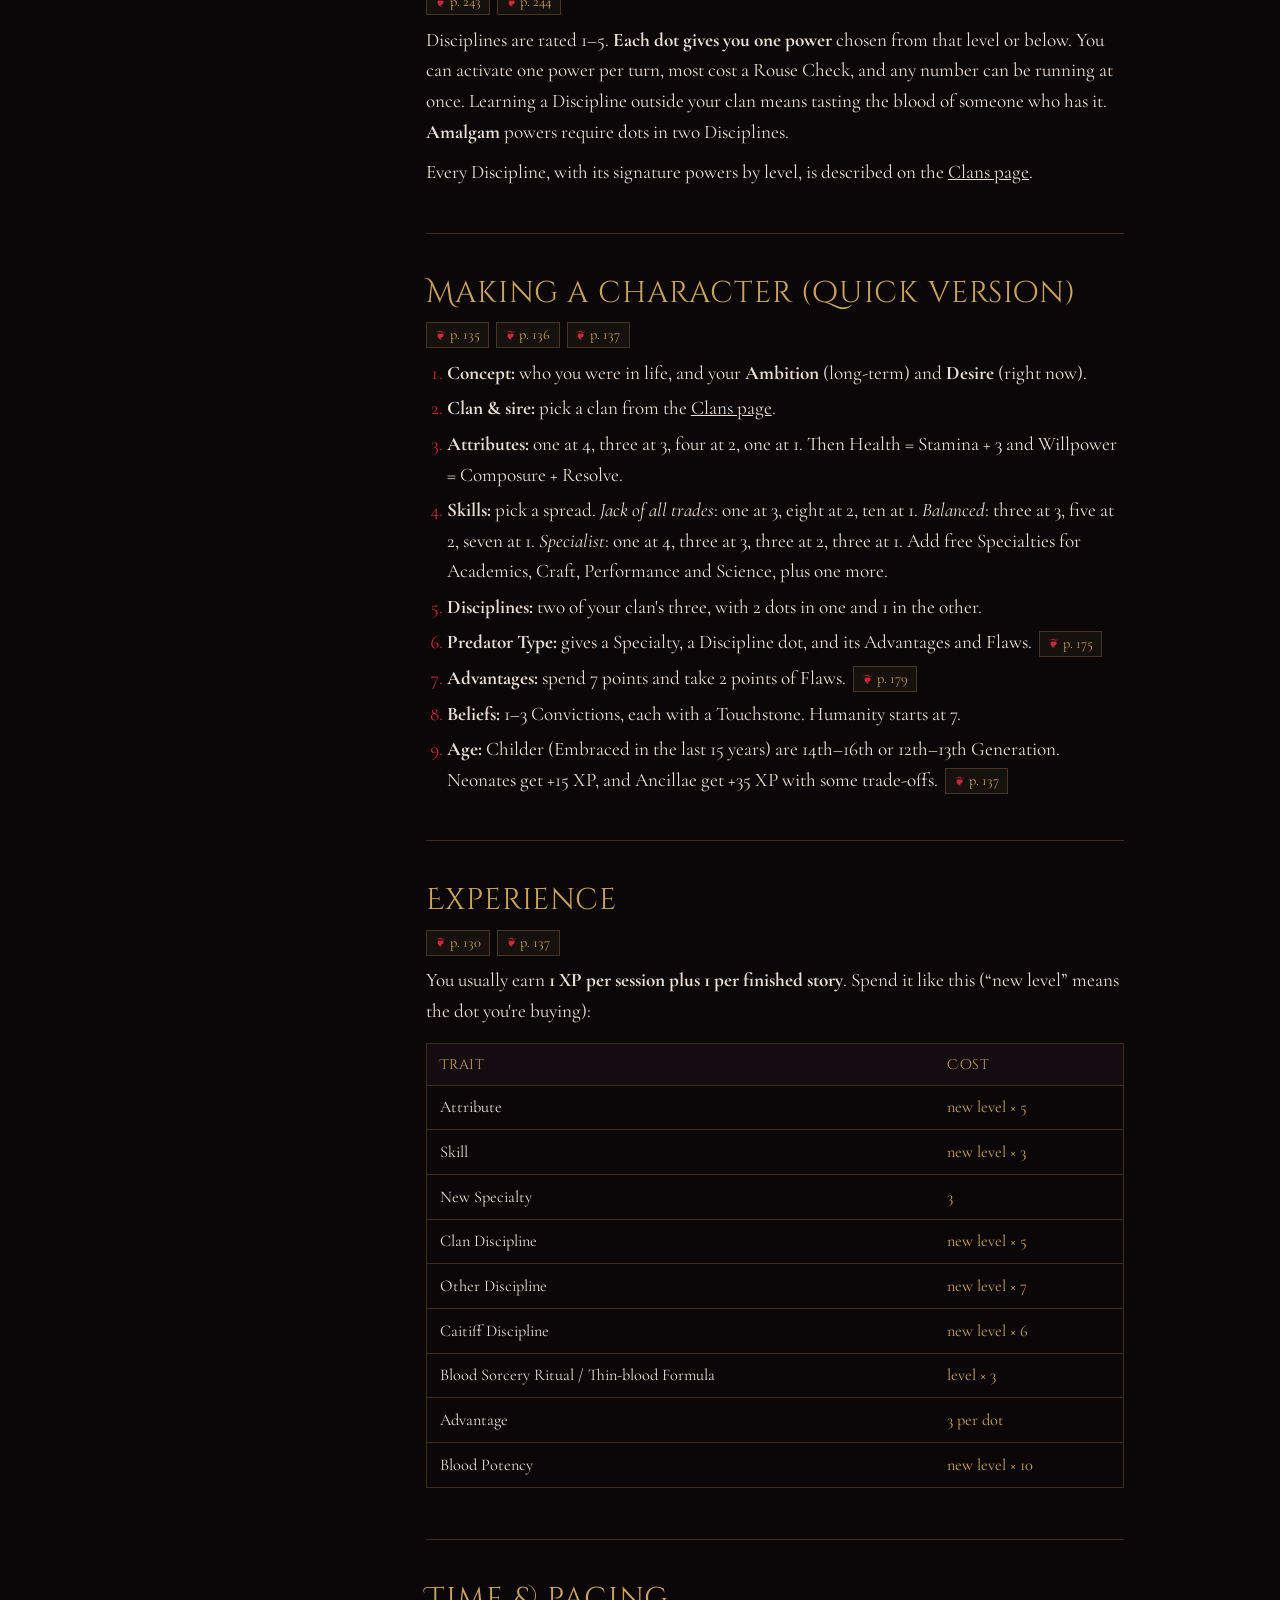
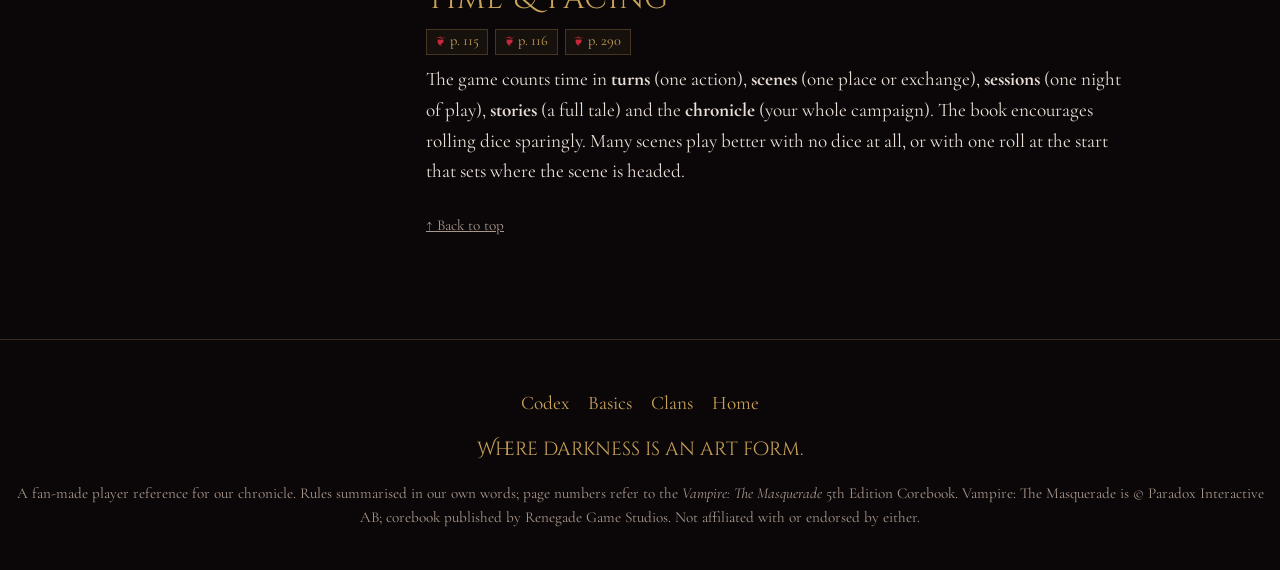
<file: basics/index.html>
<!doctype html>
<html lang="en">
<head>
<meta charset="utf-8">
<meta name="viewport" content="width=device-width, initial-scale=1">
<meta name="robots" content="noindex, nofollow, noarchive, nosnippet, noimageindex">
<title>Gameplay Basics · Mikel Vampire Masquerade</title>
<meta name="description" content="How to play Vampire: The Masquerade 5th Edition — dice, Hunger, Willpower, combat, frenzy and Humanity, with rulebook page references.">
<meta name="theme-color" content="#0b0709">
<link rel="icon" href="/favicon.svg" type="image/svg+xml">
<link rel="preconnect" href="https://fonts.googleapis.com">
<link rel="preconnect" href="https://fonts.gstatic.com" crossorigin>
<link href="https://fonts.googleapis.com/css2?family=Cinzel+Decorative:wght@400;700&family=Cormorant+Garamond:ital,wght@0,400;0,600;1,400&display=swap" rel="stylesheet">
<link rel="stylesheet" href="/style.css">
</head>
<body>

<header class="nav">
  <a class="brand" href="/" aria-label="Mikel Vampire Masquerade, home">
    <svg class="mask" viewBox="0 0 64 28" aria-hidden="true"><path d="M2 6c6-4 16-4 22 2 3 3 5 3 8 3s5 0 8-3c6-6 16-6 22-2-1 10-6 18-15 19-6 1-10-3-15-3s-9 4-15 3C8 24 3 16 2 6Z"/><ellipse cx="17" cy="13" rx="6" ry="3.5" class="eye"/><ellipse cx="47" cy="13" rx="6" ry="3.5" class="eye"/></svg>
    <span>Mikel</span>
  </a>
  <nav aria-label="Main">
    <a href="/codex/">Codex</a>
    <a href="/basics/" aria-current="page">Basics</a>
    <a href="/clans/">Clans</a>
    <a href="/characters/">Characters</a>
    <a href="/notes/">Notes</a>
    <a href="/sheet/">Sheet</a>
    <a href="/#rulebook">Library</a>
  </nav>
</header>

<main id="top">
  <section class="page-head">
    <p class="kicker">The Codex · Part I</p>
    <h1>Gameplay Basics</h1>
    <p class="lede">Everything you need at the table, from your first roll to your last drop of Humanity. Each rule links to its page in the Core Rulebook.</p>
    <p class="note"><strong>Using the page links:</strong> each <span style="color:var(--gold)">❦ p.</span> button opens the Core Rulebook in Google Drive. You'll need to be signed in with an invited account. Drive counts pages from the cover, so to jump there, type the page number <b>plus 2</b> into Drive's page box (p. 119 → page 121).</p>
  </section>

  <div class="wrap layout">
    <aside class="toc-side">
      <nav aria-label="On this page">
        <h2>On this page</h2>
        <ol>
          <li><a href="#the-game">The game in a nutshell</a></li>
          <li><a href="#sheet">Reading your sheet</a></li>
          <li><a href="#rolling">Rolling dice</a></li>
          <li><a href="#results">Wins, criticals &amp; failures</a></li>
          <li><a href="#willpower">Willpower</a></li>
          <li><a href="#resisting">“Saving throws”</a></li>
          <li><a href="#contests">Contests</a></li>
          <li><a href="#hunger">Hunger dice</a></li>
          <li><a href="#rouse">Rousing the Blood</a></li>
          <li><a href="#feeding">Feeding</a></li>
          <li><a href="#potency">Blood Potency</a></li>
          <li><a href="#conflict">Conflict &amp; combat</a></li>
          <li><a href="#damage">Damage &amp; healing</a></li>
          <li><a href="#frenzy">Frenzy</a></li>
          <li><a href="#dangers">Sun, fire &amp; stakes</a></li>
          <li><a href="#humanity">Humanity</a></li>
          <li><a href="#bond">The Blood Bond</a></li>
          <li><a href="#disciplines">Disciplines</a></li>
          <li><a href="#creation">Making a character</a></li>
          <li><a href="#xp">Experience</a></li>
          <li><a href="#time">Time &amp; pacing</a></li>
        </ol>
      </nav>
    </aside>

    <div>

      <section class="rule" id="the-game">
        <h2>The game in a nutshell</h2>
        <div class="refs"><a class="pg" data-p="33"></a><a class="pg" data-p="40"></a></div>
        <p>You play a vampire, one of the Kindred, in a modern city ruled by older and hungrier monsters. One person is the <b>Storyteller</b>: they run the world, the rival vampires and the mortals. Everyone else plays a single character, and together you form a <b>coterie</b>.</p>
        <p>Mostly you talk: describe what your character does and says, and the Storyteller describes what happens. You only reach for dice when something is uncertain and the outcome matters. Three forces push against you all the time: the <b>Masquerade</b> (keep mortals from learning vampires exist), your <b>Hunger</b> (the need for blood), and your <b>Humanity</b> (what's left of the person you were).</p>
        <div class="box blood"><h4>The Golden Rule</h4><p>The book says outright that its rules are guidelines. If a rule gets in the way of the story your table wants, change it. <a class="pg" data-p="130"></a></p></div>
      </section>

      <section class="rule" id="sheet">
        <h2>Reading your character sheet</h2>
        <div class="refs"><a class="pg" data-p="152"></a><a class="pg" data-p="155"></a></div>
        <p>Almost everything on the sheet is rated in <b>dots from 0 to 5</b>. Two dots is average for a person, and five is the best in the city.</p>
        <ul>
          <li><b>Attributes</b> (9): raw talent in three groups. Physical: Strength, Dexterity, Stamina. Social: Charisma, Manipulation, Composure. Mental: Intelligence, Wits, Resolve.</li>
          <li><b>Skills</b> (27): trained ability, such as Brawl, Firearms, Persuasion, Occult and Technology. You can add <b>Specialties</b> (e.g. Firearms: Sniper) for one bonus die when they apply. <a class="pg" data-p="157"></a></li>
          <li><b>Disciplines</b>: your vampiric powers. Each clan has three it learns most easily.</li>
          <li><b>Health</b> = Stamina + 3. <b>Willpower</b> = Composure + Resolve. These are “trackers”: boxes you fill in as you take damage or spend them. <a class="pg" data-p="119"></a></li>
          <li><b>Hunger</b> (0–5), <b>Humanity</b> (0–10) and <b>Blood Potency</b> (0–10) are the vampire traits covered further down.</li>
          <li><b>Advantages &amp; Flaws</b>: Merits, Backgrounds (Haven, Herd, Resources, Status…) and their downsides. <a class="pg" data-p="179"></a></li>
          <li><b>Convictions &amp; Touchstones</b>: the beliefs and the mortals that anchor your Humanity. <a class="pg" data-p="172"></a></li>
        </ul>
      </section>

      <section class="rule" id="rolling">
        <h2>Rolling dice</h2>
        <div class="refs"><a class="pg" data-p="117"></a><a class="pg" data-p="118"></a><a class="pg" data-p="119"></a></div>
        <p>V5 uses only <b>ten-sided dice</b>. A normal roll, called a <b>test</b>, works like this:</p>
        <ol>
          <li>Say what you're trying to do and how.</li>
          <li>The Storyteller names two traits to add together. Usually that's <b>Attribute + Skill</b> (e.g. Dexterity + Stealth), sometimes Attribute + Discipline or two Attributes. That number is your <b>dice pool</b>.</li>
          <li>The Storyteller sets a <b>Difficulty</b>: the number of successes you need.</li>
          <li>Roll the pool. Every die showing <b>6 or higher is a success</b>, and the 0 on the die counts as a 10.</li>
          <li>If your successes <b>equal or beat the Difficulty, you win</b>.</li>
        </ol>
        <p>No Skill? Just roll the Attribute; there's no extra penalty. No pool can ever drop below 1 die.</p>
        <div class="table-wrap"><table>
          <thead><tr><th>Difficulty</th><th>Successes</th><th>Feels like…</th></tr></thead>
          <tbody>
            <tr><td>Routine</td><td class="num">1</td><td>Hitting something that isn't moving</td></tr>
            <tr><td>Straightforward</td><td class="num">2</td><td>Scaring someone who's already nervous</td></tr>
            <tr><td>Moderate</td><td class="num">3</td><td>Fixing a car stereo, walking a tightrope</td></tr>
            <tr><td>Challenging</td><td class="num">4</td><td>Tracking down a whisper in a crowd</td></tr>
            <tr><td>Hard</td><td class="num">5</td><td>Talking a cop out of an arrest</td></tr>
            <tr><td>Very Hard</td><td class="num">6</td><td>Calming a violent mob</td></tr>
            <tr><td>Nearly Impossible</td><td class="num">7+</td><td>Finding one stranger in a huge city in one night</td></tr>
          </tbody>
        </table></div>
        <h3>Modifiers</h3>
        <p>The Storyteller can change your pool (you're hurt, drugged or using a Specialty) or change the Difficulty (rain, bad tools, gunfire). Roughly, <b>two dice equal one point of Difficulty</b>. Using bad or improvised tools usually adds +1 Difficulty, and some jobs are impossible with no tools at all. <a class="pg" data-p="119"></a><a class="pg" data-p="120"></a></p>
        <h3>Automatic wins</h3>
        <p>If your pool is <b>at least twice the Difficulty</b>, the Storyteller can just let you succeed without rolling. This is meant to keep easy scenes moving, and it's rarely used in a fight. <a class="pg" data-p="120"></a></p>
        <h3>Teamwork</h3>
        <p>When several characters help, the person with the biggest pool rolls and adds <b>+1 die per helper</b> who has at least one dot in the Skill. <a class="pg" data-p="122"></a></p>
        <div class="box"><h4>Example</h4><p>Resolve 3 + Investigation 3 = 6 dice against Difficulty 2. You roll <span class="dice"><span class="die s">8</span><span class="die">3</span><span class="die s">6</span><span class="die">1</span><span class="die s">9</span><span class="die">4</span></span>, which is three successes. You win and find the clue.</p></div>
      </section>

      <section class="rule" id="results">
        <h2>Wins, criticals &amp; failures</h2>
        <div class="refs"><a class="pg" data-p="120"></a><a class="pg" data-p="121"></a><a class="pg" data-p="122"></a></div>
        <ul>
          <li><b>Critical:</b> every <b>pair of 10s</b> is worth <b>4 successes</b> instead of 2. Three 10s count as 5 successes, and four 10s count as 8. A winning roll with at least one pair is a <b>critical win</b>. You succeed with style, speed or extra effect.</li>
          <li><b>Margin:</b> the successes you rolled beyond the Difficulty. It sets damage and the strength of many powers. An automatic win has a margin of 0.</li>
          <li><b>Win at a cost:</b> if you rolled some successes but not enough, the Storyteller may let you succeed anyway, with a price such as damage, unwanted attention or something lost. You can always choose to fail instead.</li>
          <li><b>Total failure:</b> no successes at all. Sometimes nothing happens, and sometimes something goes badly wrong.</li>
          <li><b>Trying again:</b> you can retry if something has changed, like better tools or more time. In fights and chases you can keep repeating an action. <a class="pg" data-p="122"></a></li>
        </ul>
        <div class="box"><h4>Reading a critical</h4><p><span class="dice"><span class="die s c">10</span><span class="die s c">10</span><span class="die s">7</span><span class="die">2</span><span class="die">5</span></span> = 4 (the pair of 10s) + 1 (the 7) = <b>5 successes</b>.</p></div>
      </section>

      <section class="rule" id="willpower">
        <h2>Willpower</h2>
        <div class="refs"><a class="pg" data-p="122"></a><a class="pg" data-p="157"></a><a class="pg" data-p="127"></a></div>
        <p>Willpower is your character's grit. You spend it in two main ways:</p>
        <ul>
          <li><b>Re-roll:</b> spend 1 Willpower to re-roll <b>up to three normal dice</b> on any Attribute, Skill or Discipline roll. You <b>can't</b> re-roll Hunger dice, single-die checks, or rolls of Willpower or Humanity themselves.</li>
          <li><b>Hold on:</b> to resist frenzy, take control of yourself during one, or push through some powers.</li>
        </ul>
        <p>A spent point is marked as one box of Superficial damage on your Willpower tracker. At the start of each session you clear Superficial Willpower damage equal to your higher of Composure or Resolve. You heal 1 Aggravated Willpower if you acted toward your Ambition. <a class="pg" data-p="127"></a></p>
        <p>The book's advice is not to hoard it. Willpower comes back every session, and it's your main tool for cancelling a bad Hunger result (below).</p>
      </section>

      <section class="rule" id="resisting">
        <h2>“Saving throws”: how you resist things</h2>
        <div class="refs"><a class="pg" data-p="118"></a><a class="pg" data-p="219"></a><a class="pg" data-p="123"></a></div>
        <p>V5 has <b>no saving throws</b> like Dungeons &amp; Dragons does. When something tries to affect you, you roll a normal pool against it, or the attacker rolls against a number based on your traits. These are the rolls that fill that role:</p>
        <div class="table-wrap"><table>
          <thead><tr><th>Danger</th><th>What you roll</th><th>Page</th></tr></thead>
          <tbody>
            <tr><td>Mind powers (Dominate, Presence and the like)</td><td>Usually <b>Resolve + Composure</b> or another pool the power lists, as a contest against the user</td><td><a class="pg" data-p="118"></a></td></tr>
            <tr><td>Being hit in a fight</td><td>Your defence pool in the same roll as the attack, e.g. <b>Dexterity + Athletics</b> to dodge</td><td><a class="pg" data-p="125"></a></td></tr>
            <tr><td>Losing control (frenzy)</td><td><b>Willpower + ⅓ of your Humanity</b> vs. Difficulty set by the trigger</td><td><a class="pg" data-p="219"></a></td></tr>
            <tr><td>Losing Humanity at session end</td><td>A <b>Remorse</b> roll: one die per empty Humanity box</td><td><a class="pg" data-p="239"></a></td></tr>
            <tr><td>Hunger rising when you use your Blood</td><td>A <b>Rouse Check</b>: one die, 6+ keeps Hunger steady</td><td><a class="pg" data-p="211"></a></td></tr>
            <tr><td>Defying someone you're Blood Bound to</td><td><b>Resolve + Intelligence</b> vs. the Bond's strength</td><td><a class="pg" data-p="234"></a></td></tr>
            <tr><td>Extreme cold, staying awake by day</td><td><b>Stamina + Resolve</b> / a <b>Humanity</b> roll</td><td><a class="pg" data-p="221"></a></td></tr>
          </tbody>
        </table></div>
        <p><b>Checks</b> are special single-die rolls, mostly Rouse Checks. You need a 6+, and you can't use Willpower or automatic wins on them. <a class="pg" data-p="123"></a></p>
      </section>

      <section class="rule" id="contests">
        <h2>Contests</h2>
        <div class="refs"><a class="pg" data-p="123"></a></div>
        <p>When someone actively opposes you, both sides roll their own pool, and the pools don't have to match. Sneaking past a guard might be your Dexterity + Stealth against their Wits + Awareness. <b>Ties go to the person acting.</b></p>
        <p>To save time, the Storyteller can <b>“take half”</b> for a background character: their successes simply equal half their pool, rounded down. Player characters can contest each other too.</p>
      </section>

      <section class="rule" id="hunger">
        <h2>Hunger dice</h2>
        <div class="refs"><a class="pg" data-p="205"></a><a class="pg" data-p="207"></a><a class="pg" data-p="208"></a></div>
        <p>This is the heart of V5. Your <b>Hunger</b> runs from 0 (sated) to 5 (starving). For every point of Hunger, <b>swap one normal die in your pool for a red Hunger die</b>. The pool stays the same size, but those red dice belong to the Beast. Hunger dice are left out of Rouse Checks, Willpower rolls and Humanity rolls.</p>
        <p>Hunger dice score successes just like normal dice, but <b>Willpower can't re-roll them</b>, and two of their faces carry extra consequences:</p>
        <div class="table-wrap"><table>
          <thead><tr><th>Result</th><th>When it happens</th><th>What it means</th></tr></thead>
          <tbody>
            <tr><td><b>Messy critical</b></td><td>You score a critical win and <b>at least one of the 10s is on a Hunger die</b></td><td>You succeed spectacularly, but like an animal: a Masquerade breach, gaining Stains, losing an Advantage dot, or a torn-up mess.</td></tr>
            <tr><td><b>Bestial failure</b></td><td>You <b>fail</b> the roll and <b>at least one Hunger die shows a 1</b></td><td>The Beast takes over. You usually have to act out a <b>Compulsion</b>, or take Aggravated damage, lose an Advantage dot, or gain Hunger.</td></tr>
          </tbody>
        </table></div>
        <p>If the roll succeeds anyway, Hunger-die 1s don't matter. To dodge a messy critical or a bestial failure, spend Willpower to re-roll your <i>normal</i> dice and change the overall result. <a class="pg" data-p="205"></a></p>
        <h3>Compulsions</h3>
        <p>A Compulsion is an urge you play out until it's satisfied, usually with <b>−2 dice</b> to anything that doesn't serve it. You can't spend Willpower to ignore one. The general ones are <b>Hunger</b> (feed now), <b>Dominance</b> (win and gloat), <b>Harm</b> (hurt something) and <b>Paranoia</b> (get somewhere safe). Each clan also has its own, listed on the <a href="/clans/">Clans page</a>. Playing one out well can earn back a point of Willpower. <a class="pg" data-p="208"></a><a class="pg" data-p="210"></a></p>
      </section>

      <section class="rule" id="rouse">
        <h2>Rousing the Blood</h2>
        <div class="refs"><a class="pg" data-p="211"></a><a class="pg" data-p="217"></a><a class="pg" data-p="218"></a><a class="pg" data-p="219"></a></div>
        <p>Using your vampiric nature costs blood. Each time you do, make a <b>Rouse Check</b>: roll one die. <b>6+ and nothing happens; 1–5 and your Hunger goes up by 1.</b> The effect works either way. You make one:</p>
        <ul>
          <li>every night when you <b>wake up</b> (fail at Hunger 5 and you fall into torpor);</li>
          <li>to use most <b>Discipline powers</b>;</li>
          <li>for a <b>Blood Surge</b>: add bonus dice (based on Blood Potency) to one roll that uses an Attribute;</li>
          <li>for the <b>Blush of Life</b>: look, feel and breathe like a living person for a night, including eating and drinking for about an hour;</li>
          <li>to <b>mend damage</b>: Superficial each turn, and Aggravated at nightfall (three extra checks per point).</li>
        </ul>
        <p>At <b>Hunger 5</b> you can't choose to Rouse at all. If something forces a Rouse Check on you then, you test for hunger frenzy.</p>
      </section>

      <section class="rule" id="feeding">
        <h2>Feeding</h2>
        <div class="refs"><a class="pg" data-p="211"></a><a class="pg" data-p="212"></a><a class="pg" data-p="213"></a><a class="pg" data-p="175"></a><a class="pg" data-p="306"></a></div>
        <p>Drinking lowers Hunger. Only <b>killing a human</b> takes you all the way to 0. Young vampires can reach Hunger 1 without killing, and older blood makes that harder.</p>
        <div class="table-wrap"><table>
          <thead><tr><th>Source</th><th>Hunger slaked</th><th>Time</th></tr></thead>
          <tbody>
            <tr><td>A sip from a human</td><td class="num">1</td><td>3 turns</td></tr>
            <tr><td>Safe full drink from a human</td><td class="num">2</td><td>One scene</td></tr>
            <tr><td>Dangerous drink (risks the victim's life)</td><td class="num">1–4</td><td>1 turn per point</td></tr>
            <tr><td>Draining a human to death</td><td class="num">5</td><td>About 5 turns</td></tr>
            <tr><td>Blood bag / medium animal</td><td class="num">1</td><td>1 turn (useless above Blood Potency 2)</td></tr>
          </tbody>
        </table></div>
        <p>Your <b>Predator Type</b>, picked at character creation, says how you usually hunt: Alleycat, Bagger, Blood Leech, Cleaver, Consensualist, Farmer, Osiris, Sandman, Scene Queen or Siren. <a class="pg" data-p="175"></a></p>
        <p><b>Resonance:</b> a victim's mood flavours their blood. Angry blood (Choleric) feeds Celerity and Potence. Sad blood (Melancholy) feeds Fortitude and Obfuscate. Calm blood (Phlegmatic) feeds Auspex and Dominate. Happy or lustful blood (Sanguine) feeds Blood Sorcery and Presence. Animal blood feeds Animalism and Protean. You need the matching blood to raise those Disciplines. <a class="pg" data-p="226"></a><a class="pg" data-p="227"></a></p>
        <p><b>Biting in a fight:</b> declare it first. It's a Strength + Brawl attack (−1 success unless you're already grappling). A win deals 2 Aggravated damage and pins your victim. <a class="pg" data-p="213"></a></p>
      </section>

      <section class="rule" id="potency">
        <h2>Generation &amp; Blood Potency</h2>
        <div class="refs"><a class="pg" data-p="214"></a><a class="pg" data-p="215"></a><a class="pg" data-p="216"></a></div>
        <p><b>Generation</b> is how many steps removed you are from Caine, the first vampire. Player characters are usually 10th–13th; thin-bloods are 14th–16th. <b>Blood Potency</b> is how thick and strong your blood has grown with age. It makes your powers stronger, but it also makes you hungrier and your clan's curse worse.</p>
        <div class="table-wrap"><table>
          <thead><tr><th>BP</th><th>Blood Surge</th><th>Mend / Rouse</th><th>Power bonus</th><th>Bane Severity</th></tr></thead>
          <tbody>
            <tr><td class="num">0</td><td>+1 die</td><td>1</td><td>—</td><td>0 (thin-blood)</td></tr>
            <tr><td class="num">1</td><td>+2 dice</td><td>1</td><td>—</td><td>2</td></tr>
            <tr><td class="num">2</td><td>+2 dice</td><td>2</td><td>+1 die</td><td>2</td></tr>
            <tr><td class="num">3</td><td>+3 dice</td><td>2</td><td>+1 die</td><td>3</td></tr>
            <tr><td class="num">4</td><td>+3 dice</td><td>3</td><td>+2 dice</td><td>3</td></tr>
            <tr><td class="num">5</td><td>+4 dice</td><td>3</td><td>+2 dice</td><td>4</td></tr>
          </tbody>
        </table></div>
        <p>“Mend” is the Superficial Health damage removed per Rouse Check. At higher Blood Potency you also roll two dice on some Rouse Checks and keep the better one. <b>Bane Severity</b> is the number your clan's curse uses.</p>
      </section>

      <section class="rule" id="conflict">
        <h2>Conflict &amp; combat</h2>
        <div class="refs"><a class="pg" data-p="123"></a><a class="pg" data-p="124"></a><a class="pg" data-p="125"></a><a class="pg" data-p="130"></a></div>
        <p>A fight, physical or social, is a series of contests that cause damage. Each <b>turn</b>:</p>
        <ol>
          <li>Everyone says what they're trying to do.</li>
          <li>The Storyteller decides what the enemies do and tells everyone which pool to roll. Examples: <b>Strength + Brawl</b>, <b>Dexterity + Melee</b>, <b>Composure + Firearms</b>, or <b>Manipulation + Persuasion</b> in an argument.</li>
          <li>Attacker and defender roll at the same time. <b>The higher side wins</b> and deals damage equal to the difference (the margin), plus any weapon bonus.</li>
        </ol>
        <ul>
          <li><b>Order:</b> fighters already in melee go first, then shooting, then anyone starting a melee, then everything else. <a class="pg" data-p="125"></a> (A traditional Initiative option is on <a class="pg" data-p="300"></a>.)</li>
          <li><b>Two-sided fights:</b> if both sides can hurt each other, one roll decides it. A tie means both take 1 damage.</li>
          <li><b>Dodging:</b> defend with <b>Dexterity + Athletics</b> instead. You can't hurt the attacker that turn.</li>
          <li><b>Shooting</b> is usually opposed by the target's Dexterity + Athletics. No cover means −2 to the defence; solid cover adds +1 or +2.</li>
          <li><b>Several attackers:</b> your defence loses 1 die for each attacker after the first. To hit several foes, split your pool between them.</li>
          <li><b>Three Turns and Out:</b> the book recommends wrapping up most fights in about three turns. Let one side flee, give the win to whoever is ahead, or bring in a twist. <a class="pg" data-p="130"></a></li>
        </ul>
        <h3>Weapon damage bonus</h3>
        <div class="table-wrap"><table>
          <thead><tr><th>Weapon</th><th>Bonus</th></tr></thead>
          <tbody>
            <tr><td>Improvised weapon, wooden stake</td><td class="num">+0</td></tr>
            <tr><td>Brass knuckles</td><td class="num">+1</td></tr>
            <tr><td>Bat, club, tire iron · crossbow bolt, switchblade · .22 pistol</td><td class="num">+2</td></tr>
            <tr><td>Sword, fire axe · 9mm pistol, rifle</td><td class="num">+3</td></tr>
            <tr><td>Claymore · close-range shotgun, .357 Magnum</td><td class="num">+4</td></tr>
          </tbody>
        </table></div>
        <p>Grappling, called shots, armor and more advanced combat options start on <a class="pg" data-p="295"></a>. Social combat rules are on <a class="pg" data-p="304"></a>.</p>
      </section>

      <section class="rule" id="damage">
        <h2>Damage &amp; healing</h2>
        <div class="refs"><a class="pg" data-p="126"></a><a class="pg" data-p="127"></a><a class="pg" data-p="218"></a></div>
        <p>Physical fights hurt <b>Health</b>; social fights hurt <b>Willpower</b>. There are two kinds of damage:</p>
        <ul>
          <li><b>Superficial ( / ):</b> bruises and flesh wounds. <b>Halve it (round up)</b> before marking it. For vampires, most ordinary weapons, <i>including bullets and blades</i>, only do Superficial damage.</li>
          <li><b>Aggravated ( X ):</b> real, lasting harm. For vampires that means <b>fire, sunlight, and the claws and teeth</b> of supernatural creatures. Social attacks that use your secrets, or betrayal by someone close, do Aggravated Willpower damage.</li>
        </ul>
        <p><b>Impaired:</b> once every box on a tracker is filled, you lose 2 dice from related pools. Each further hit turns a / into an X. A Health track <b>full of X's</b> sends a vampire into <b>torpor</b> (a mortal dies).</p>
        <p><b>Healing as a vampire:</b> make a Rouse Check each turn to remove Superficial Health damage (the amount depends on Blood Potency). Aggravated damage heals <b>1 point per night</b>, costing three Rouse Checks at nightfall. <a class="pg" data-p="218"></a></p>
      </section>

      <section class="rule" id="frenzy">
        <h2>Frenzy</h2>
        <div class="refs"><a class="pg" data-p="219"></a><a class="pg" data-p="220"></a></div>
        <p>When the Beast is provoked, you roll <b>Willpower + one-third of your Humanity</b> (rounded down) against a Difficulty set by the trigger. Fail, and the Storyteller controls your character until the frenzy ends.</p>
        <div class="table-wrap"><table>
          <thead><tr><th>Type</th><th>Triggered by</th><th>You will…</th></tr></thead>
          <tbody>
            <tr><td><b>Fury</b></td><td>Insults, humiliation, a friend or Touchstone hurt</td><td>Tear the cause apart, and maybe anyone nearby</td></tr>
            <tr><td><b>Hunger</b></td><td>Blood when you're starving; failing a Rouse Check at Hunger 5</td><td>Feed on the nearest human until Hunger is 1 or lower</td></tr>
            <tr><td><b>Terror</b> (Rötschreck)</td><td>Fire, sunlight, grave wounds</td><td>Flee blindly from the danger</td></tr>
          </tbody>
        </table></div>
        <p>A normal win costs you your turn; a critical win costs nothing. You can also choose to <b>Ride the Wave</b>: give in on purpose and play out the frenzy yourself. While frenzied, you ignore wound penalties, can only use physical Disciplines, and get +3 dice to resist mind powers. Spending Willpower gives you control back for one turn.</p>
      </section>

      <section class="rule" id="dangers">
        <h2>Sun, fire, stakes &amp; death</h2>
        <div class="refs"><a class="pg" data-p="219"></a><a class="pg" data-p="221"></a><a class="pg" data-p="223"></a></div>
        <ul>
          <li><b>Sunlight:</b> Aggravated damage each turn equal to your Bane Severity. Heavy clothing or curtains slow it to every other turn.</li>
          <li><b>Fire:</b> Aggravated damage based on how much of you is burning, from 1 for a hand to 3+ for a burning building.</li>
          <li><b>A stake through the heart</b> paralyses you but doesn't destroy you. In a fight it takes a called shot at −2 that deals 5+ damage.</li>
          <li><b>Decapitation</b> destroys you outright.</li>
          <li><b>Torpor:</b> a deathlike sleep, entered from damage, from starvation, or by choice. How long it lasts depends on your Humanity. You wake at Hunger 5.</li>
          <li><b>Final Death:</b> any further fire or sunlight damage while in torpor, beheading, or total destruction of the body.</li>
          <li><b>Daytime:</b> waking during the day takes a Humanity roll, and your pools can't exceed your Humanity. <a class="pg" data-p="219"></a></li>
        </ul>
      </section>

      <section class="rule" id="humanity">
        <h2>Humanity, Stains &amp; Remorse</h2>
        <div class="refs"><a class="pg" data-p="236"></a><a class="pg" data-p="239"></a><a class="pg" data-p="240"></a><a class="pg" data-p="172"></a></div>
        <p>Humanity (0–10) measures how much of the person you were is still there. New characters start at <b>7</b>. Higher Humanity helps you resist frenzy, pass for human and wake by day. Lower Humanity makes you colder, more monstrous and longer-sleeping in torpor.</p>
        <ol>
          <li>Breaking your chronicle's <b>Tenets</b> (the group's agreed moral lines) earns <b>Stains</b>, marked from the right end of the Humanity track. Acting for one of your <b>Convictions</b> can reduce the Stains.</li>
          <li>Harm to your <b>Touchstones</b>, the mortals tied to your Convictions, also earns Stains, and more if you caused it.</li>
          <li>At the end of each session, if you have any Stains, roll <b>Remorse</b>: one die per box that is neither filled nor stained (minimum 1). <b>Any success:</b> keep your Humanity and clear the Stains. <b>No successes:</b> lose 1 Humanity, then clear them.</li>
        </ol>
        <p>If you have more Stains than empty boxes, you're <b>Impaired</b> with guilt (−2 dice) and take Aggravated Willpower damage for the overflow.</p>
      </section>

      <section class="rule" id="bond">
        <h2>The Blood Bond</h2>
        <div class="refs"><a class="pg" data-p="233"></a><a class="pg" data-p="234"></a></div>
        <p>Drinking a vampire's blood straight from the vein, on <b>three separate nights</b> within a year, creates a Blood Bond: obsessive loyalty to that vampire. The drinker is the <b>thrall</b>; the vampire is the <b>regnant</b>. To act against the regnant, the thrall must win <b>Resolve + Intelligence vs. the Bond's strength</b>. A Bond weakens for each month without another drink, and breaking it means staying away for a long time. Mortals bound this way become <b>ghouls</b>.</p>
      </section>

      <section class="rule" id="disciplines">
        <h2>Disciplines</h2>
        <div class="refs"><a class="pg" data-p="243"></a><a class="pg" data-p="244"></a></div>
        <p>Disciplines are rated 1–5. <b>Each dot gives you one power</b> chosen from that level or below. You can activate one power per turn, most cost a Rouse Check, and any number can be running at once. Learning a Discipline outside your clan means tasting the blood of someone who has it. <b>Amalgam</b> powers require dots in two Disciplines.</p>
        <p>Every Discipline, with its signature powers by level, is described on the <a href="/clans/#disciplines">Clans page</a>.</p>
      </section>

      <section class="rule" id="creation">
        <h2>Making a character (quick version)</h2>
        <div class="refs"><a class="pg" data-p="135"></a><a class="pg" data-p="136"></a><a class="pg" data-p="137"></a></div>
        <ol>
          <li><b>Concept:</b> who you were in life, and your <b>Ambition</b> (long-term) and <b>Desire</b> (right now).</li>
          <li><b>Clan &amp; sire:</b> pick a clan from the <a href="/clans/">Clans page</a>.</li>
          <li><b>Attributes:</b> one at 4, three at 3, four at 2, one at 1. Then Health = Stamina + 3 and Willpower = Composure + Resolve.</li>
          <li><b>Skills:</b> pick a spread. <i>Jack of all trades</i>: one at 3, eight at 2, ten at 1. <i>Balanced</i>: three at 3, five at 2, seven at 1. <i>Specialist</i>: one at 4, three at 3, three at 2, three at 1. Add free Specialties for Academics, Craft, Performance and Science, plus one more.</li>
          <li><b>Disciplines:</b> two of your clan's three, with 2 dots in one and 1 in the other.</li>
          <li><b>Predator Type:</b> gives a Specialty, a Discipline dot, and its Advantages and Flaws. <a class="pg" data-p="175"></a></li>
          <li><b>Advantages:</b> spend 7 points and take 2 points of Flaws. <a class="pg" data-p="179"></a></li>
          <li><b>Beliefs:</b> 1–3 Convictions, each with a Touchstone. Humanity starts at 7.</li>
          <li><b>Age:</b> Childer (Embraced in the last 15 years) are 14th–16th or 12th–13th Generation. Neonates get +15 XP, and Ancillae get +35 XP with some trade-offs. <a class="pg" data-p="137"></a></li>
        </ol>
      </section>

      <section class="rule" id="xp">
        <h2>Experience</h2>
        <div class="refs"><a class="pg" data-p="130"></a><a class="pg" data-p="137"></a></div>
        <p>You usually earn <b>1 XP per session plus 1 per finished story</b>. Spend it like this (“new level” means the dot you're buying):</p>
        <div class="table-wrap"><table>
          <thead><tr><th>Trait</th><th>Cost</th></tr></thead>
          <tbody>
            <tr><td>Attribute</td><td class="num">new level × 5</td></tr>
            <tr><td>Skill</td><td class="num">new level × 3</td></tr>
            <tr><td>New Specialty</td><td class="num">3</td></tr>
            <tr><td>Clan Discipline</td><td class="num">new level × 5</td></tr>
            <tr><td>Other Discipline</td><td class="num">new level × 7</td></tr>
            <tr><td>Caitiff Discipline</td><td class="num">new level × 6</td></tr>
            <tr><td>Blood Sorcery Ritual / Thin-blood Formula</td><td class="num">level × 3</td></tr>
            <tr><td>Advantage</td><td class="num">3 per dot</td></tr>
            <tr><td>Blood Potency</td><td class="num">new level × 10</td></tr>
          </tbody>
        </table></div>
      </section>

      <section class="rule" id="time">
        <h2>Time &amp; pacing</h2>
        <div class="refs"><a class="pg" data-p="115"></a><a class="pg" data-p="116"></a><a class="pg" data-p="290"></a></div>
        <p>The game counts time in <b>turns</b> (one action), <b>scenes</b> (one place or exchange), <b>sessions</b> (one night of play), <b>stories</b> (a full tale) and the <b>chronicle</b> (your whole campaign). The book encourages rolling dice sparingly. Many scenes play better with no dice at all, or with one roll at the start that sets where the scene is headed.</p>
        <a class="back-top" href="#top">↑ Back to top</a>
      </section>

    </div>
  </div>
</main>

<footer>
  <div class="footer-links"><a href="/codex/">Codex</a><a href="/basics/">Basics</a><a href="/clans/">Clans</a><a href="/">Home</a></div>
  <p class="motto">Where darkness is an art form.</p>
  <p class="copy">A fan-made player reference for our chronicle. Rules summarised in our own words; page numbers refer to the <i>Vampire: The Masquerade</i> 5th Edition Corebook. Vampire: The Masquerade is © Paradox Interactive AB; corebook published by Renegade Game Studios. Not affiliated with or endorsed by either.</p>
</footer>
<script src="/codex.js"></script>
</body>
</html>
</file>
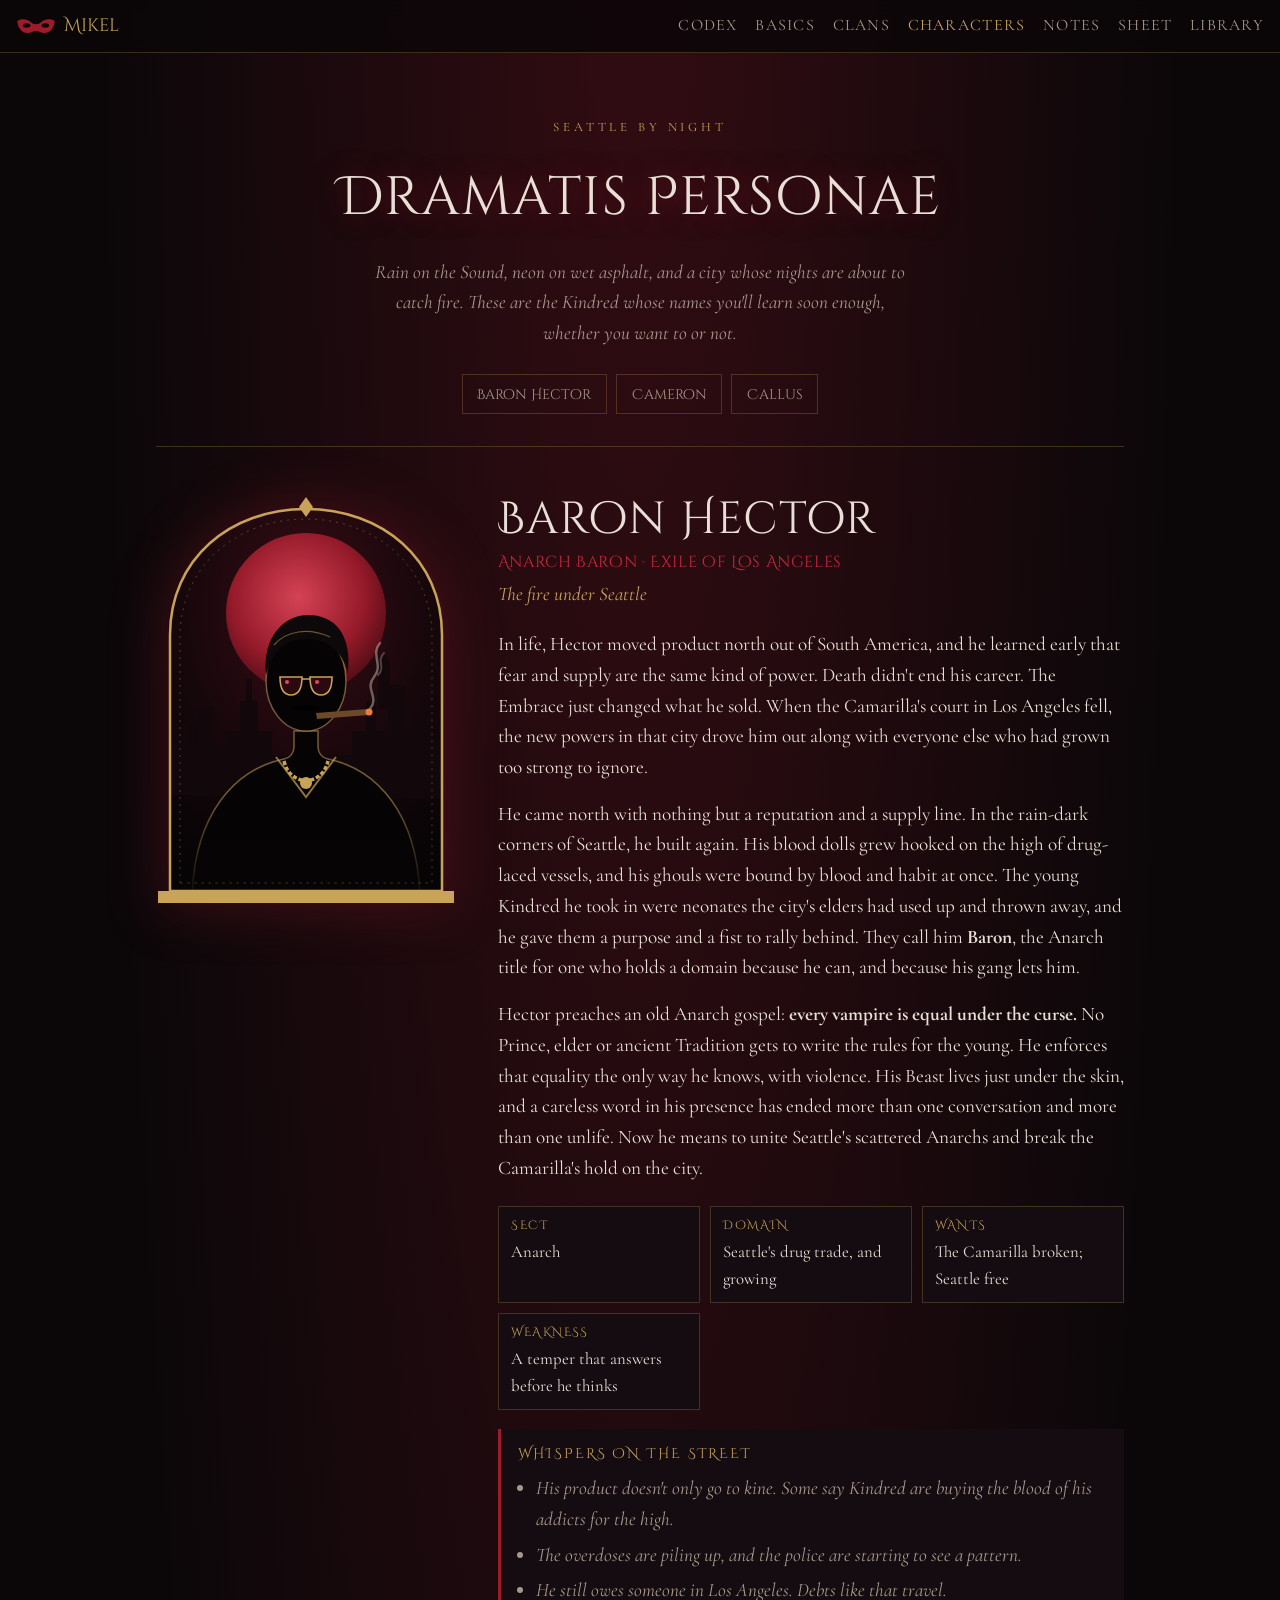
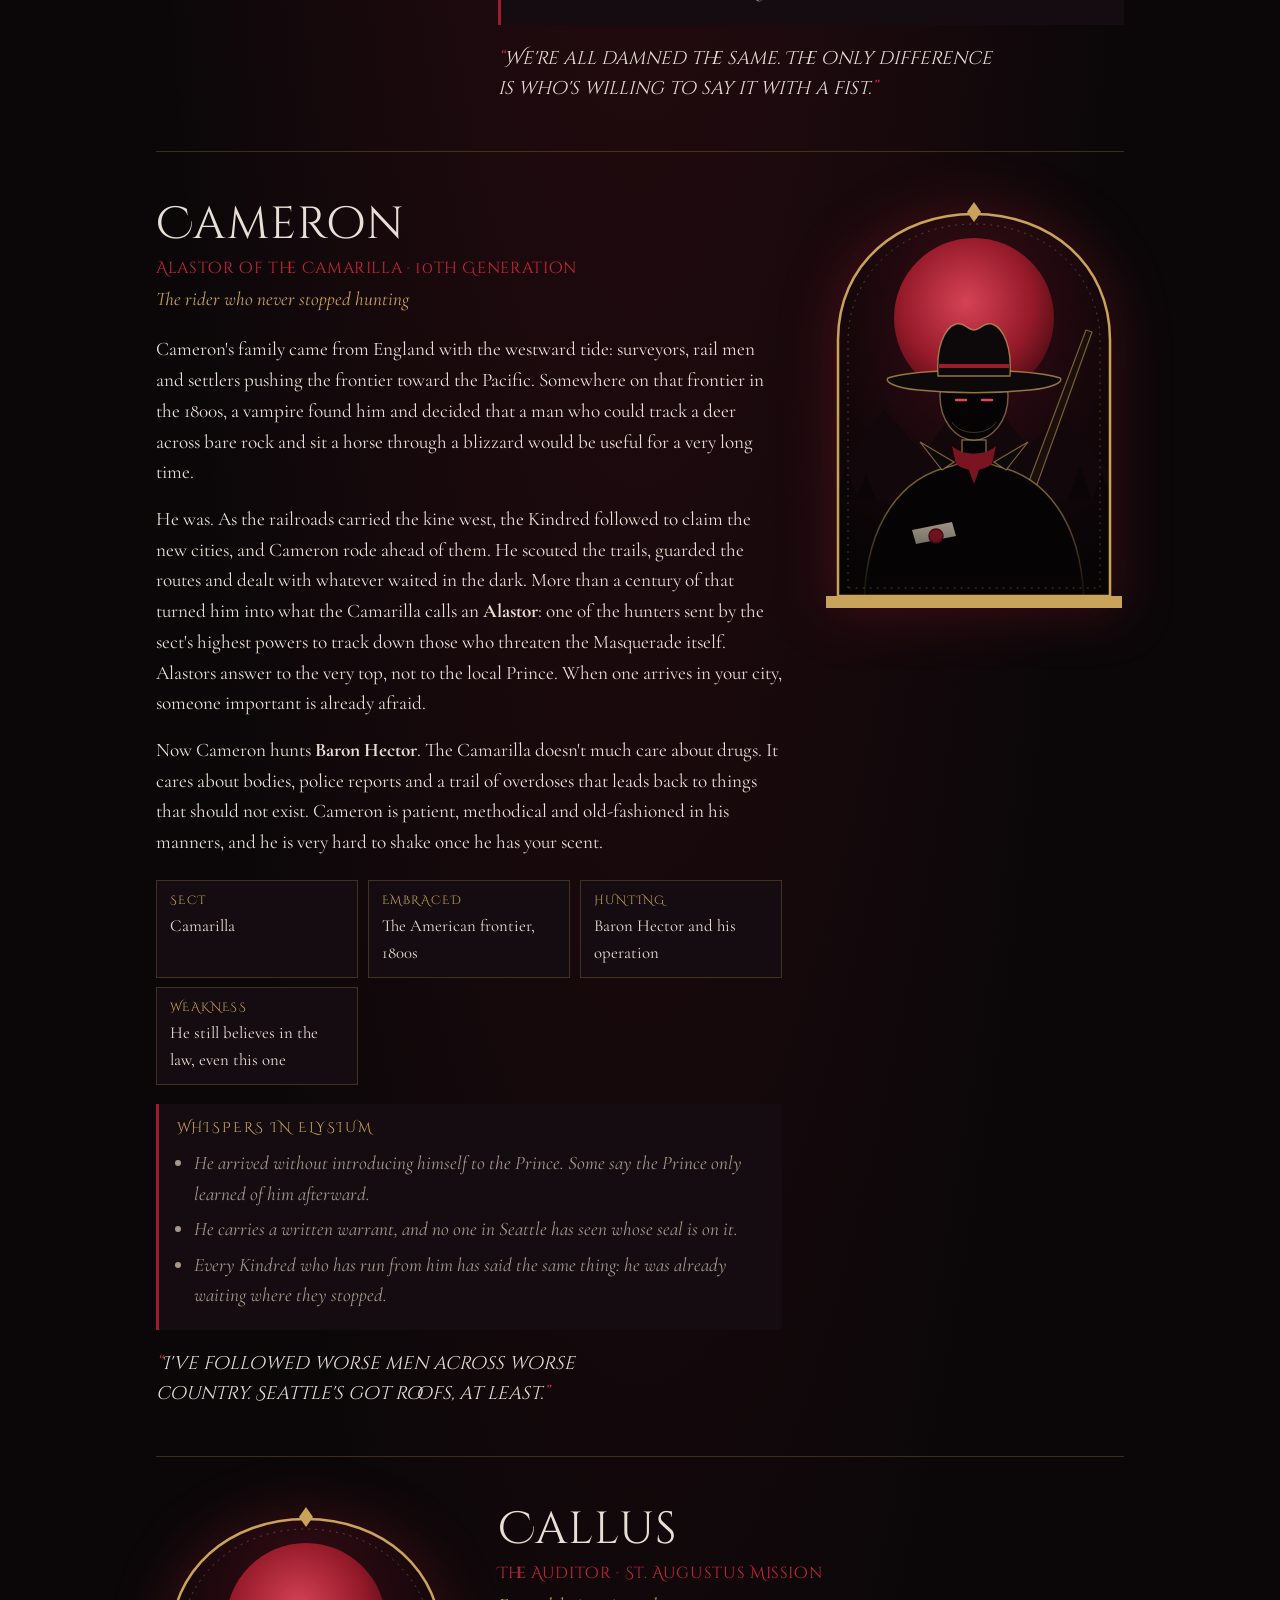
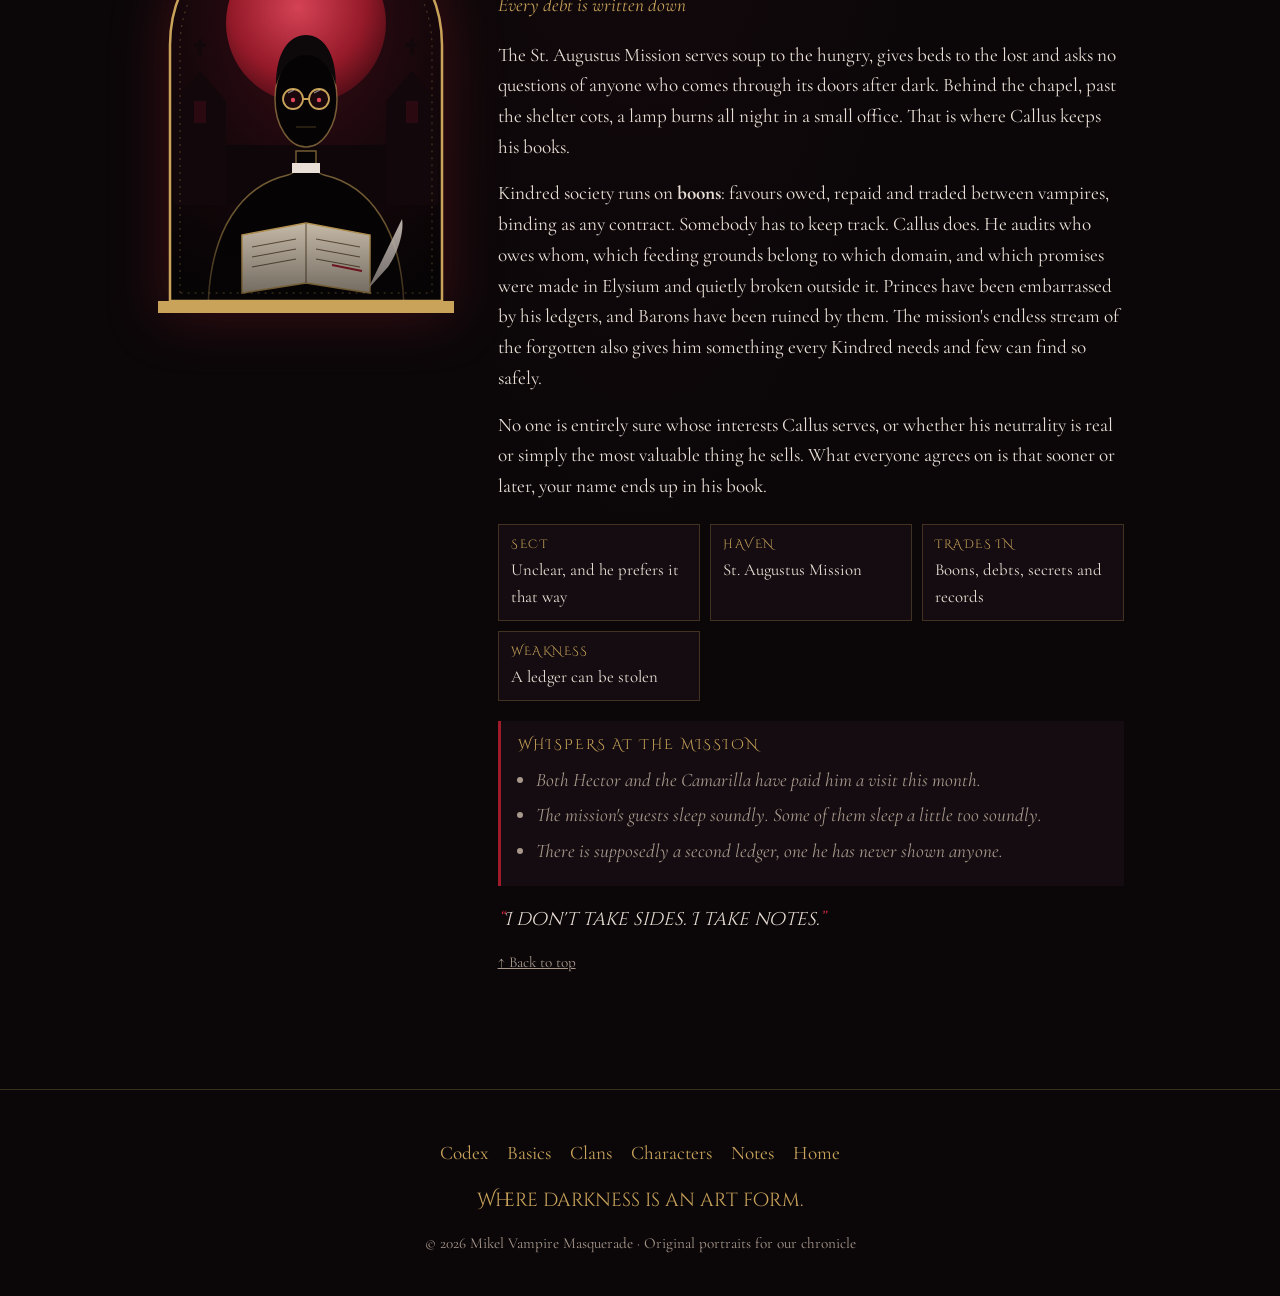
<file: characters/index.html>
<!doctype html>
<html lang="en">
<head>
<meta charset="utf-8">
<meta name="viewport" content="width=device-width, initial-scale=1">
<meta name="robots" content="noindex, nofollow, noarchive, nosnippet, noimageindex">
<title>Characters · Mikel Vampire Masquerade</title>
<meta name="theme-color" content="#0b0709">
<link rel="icon" href="/favicon.svg" type="image/svg+xml">
<link rel="preconnect" href="https://fonts.googleapis.com">
<link rel="preconnect" href="https://fonts.gstatic.com" crossorigin>
<link href="https://fonts.googleapis.com/css2?family=Cinzel+Decorative:wght@400;700&family=Cormorant+Garamond:ital,wght@0,400;0,600;1,400&display=swap" rel="stylesheet">
<link rel="stylesheet" href="/style.css">
<style>
  .cast { max-width: 1000px; margin: 0 auto; padding: 0 16px 4rem; }
  .person { display: grid; gap: 1.6rem 2.6rem; grid-template-columns: 1fr; align-items: start; padding: 3rem 0; border-top: 1px solid var(--line); scroll-margin-top: 5rem; }
  @media (min-width: 820px) {
    .person { grid-template-columns: 300px 1fr; }
    .person:nth-of-type(even) { grid-template-columns: 1fr 300px; }
    .person:nth-of-type(even) .portrait-wrap { order: 2; }
  }
  .portrait-wrap { position: relative; }
  .portrait { width: 100%; max-width: 300px; height: auto; display: block; margin: 0 auto; filter: drop-shadow(0 0 28px rgba(158,27,43,.35)); }
  .person h2 { font-size: clamp(2rem, 6vw, 2.8rem); color: var(--ink); line-height: 1.1; }
  .person .role { font-family: var(--display); color: var(--blood-bright); font-size: 1rem; letter-spacing: .04em; margin: .4rem 0 .2rem; }
  .person .epithet { font-style: italic; color: var(--gold); font-size: 1.2rem; margin: 0 0 1.2rem; }
  .person p { margin: 0 0 1rem; }
  .ledger { display: grid; gap: .6rem; grid-template-columns: repeat(auto-fit, minmax(170px, 1fr)); margin: 1.4rem 0 1.2rem; }
  .ledger div { border: 1px solid var(--line); background: var(--bg-2); padding: .6rem .8rem; }
  .ledger dt { font-family: var(--display); font-size: .75rem; letter-spacing: .12em; text-transform: uppercase; color: var(--gold); }
  .ledger dd { margin: .2rem 0 0; font-size: 1.05rem; }
  .whispers { border-left: 3px solid var(--blood); background: var(--bg-2); padding: .9rem 1.1rem; margin-top: 1.2rem; }
  .whispers h3 { font-family: var(--display); font-weight: 400; font-size: .85rem; letter-spacing: .14em; text-transform: uppercase; color: var(--gold); margin: 0 0 .5rem; }
  .whispers ul { margin: 0; padding-left: 1.1rem; color: var(--muted); }
  .whispers li { margin: .3rem 0; font-style: italic; }
  .quote { font-family: var(--display); font-size: 1.15rem; color: var(--ink); border: 0; margin: 1.2rem 0 0; padding: 0; }
  .quote::before { content: "“"; color: var(--blood-bright); }
  .quote::after { content: "”"; color: var(--blood-bright); }
  .cast-jump { display: flex; gap: .6rem; justify-content: center; flex-wrap: wrap; margin-top: 1.6rem; }
  .cast-jump a { text-decoration: none; font-family: var(--display); font-size: .9rem; color: var(--muted); border: 1px solid var(--line); padding: .45rem .9rem; }
  .cast-jump a:hover { color: var(--ink); border-color: var(--blood); }
</style>
</head>
<body>

<header class="nav">
  <a class="brand" href="/" aria-label="Mikel Vampire Masquerade, home">
    <svg class="mask" viewBox="0 0 64 28" aria-hidden="true"><path d="M2 6c6-4 16-4 22 2 3 3 5 3 8 3s5 0 8-3c6-6 16-6 22-2-1 10-6 18-15 19-6 1-10-3-15-3s-9 4-15 3C8 24 3 16 2 6Z"/><ellipse cx="17" cy="13" rx="6" ry="3.5" class="eye"/><ellipse cx="47" cy="13" rx="6" ry="3.5" class="eye"/></svg>
    <span>Mikel</span>
  </a>
  <nav aria-label="Main">
    <a href="/codex/">Codex</a>
    <a href="/basics/">Basics</a>
    <a href="/clans/">Clans</a>
    <a href="/characters/" aria-current="page">Characters</a>
    <a href="/notes/">Notes</a>
    <a href="/sheet/">Sheet</a>
    <a href="/#rulebook">Library</a>
  </nav>
</header>

<svg width="0" height="0" style="position:absolute" aria-hidden="true">
  <defs>
    <radialGradient id="pg-sky" cx="50%" cy="28%" r="75%"><stop offset="0" stop-color="#3a0d16"/><stop offset=".55" stop-color="#16070b"/><stop offset="1" stop-color="#070405"/></radialGradient>
    <radialGradient id="pg-moon" cx="45%" cy="40%" r="60%"><stop offset="0" stop-color="#e2475b"/><stop offset=".7" stop-color="#9e1b2b"/><stop offset="1" stop-color="#5e0f19"/></radialGradient>
    <linearGradient id="pg-floor" x1="0" y1="0" x2="0" y2="1"><stop offset="0" stop-color="#070405" stop-opacity="0"/><stop offset="1" stop-color="#070405"/></linearGradient>
    <clipPath id="pg-arch"><path d="M14 396V140C14 64 74 14 150 14s136 50 136 126v256Z"/></clipPath>
  </defs>
</svg>

<main id="top">
  <section class="page-head">
    <p class="kicker">Seattle by Night</p>
    <h1>Dramatis Personae</h1>
    <p class="lede">Rain on the Sound, neon on wet asphalt, and a city whose nights are about to catch fire. These are the Kindred whose names you'll learn soon enough, whether you want to or not.</p>
    <nav class="cast-jump" aria-label="Jump to a character">
      <a href="#hector">Baron Hector</a><a href="#cameron">Cameron</a><a href="#callus">Callus</a>
    </nav>
  </section>

  <div class="cast">

    <article class="person" id="hector">
      <div class="portrait-wrap"><svg class="portrait" viewBox="0 0 300 410" role="img" aria-label="Portrait of Baron Hector: a broad-shouldered figure in an open-collared shirt and gold chain, smoking a cigar before a red moon and city skyline">
  <g clip-path="url(#pg-arch)">
    <rect width="300" height="410" fill="url(#pg-sky)"/>
    <circle cx="150" cy="118" r="80" fill="url(#pg-moon)" opacity=".92"/>
    <!-- city skyline -->
    <path d="M0 300V250h18v-20h14v20h10v-38h16v38h12v-14h14v-30h6v-22h6v22h6v30h14v24h80v-24h14v-30h10v30h12v-46h18v46h10v-16h16v26h20v-10h14v68Z" fill="#12070a"/>
    <path d="M222 214v-46l6-10 6 10v46" fill="#12070a"/>
    <!-- smoke -->
    <path d="M214 214c10-12-6-20 4-32s-4-22 6-34" fill="none" stroke="#d8c7b8" stroke-opacity=".45" stroke-width="2.5" stroke-linecap="round"/>
    <path d="M222 180c8-8-2-14 6-22" fill="none" stroke="#d8c7b8" stroke-opacity=".3" stroke-width="2" stroke-linecap="round"/>
    <!-- figure -->
    <path d="M36 410c0-92 44-136 92-146 6-1 10-6 10-12v-16h24v16c0 6 4 11 10 12 48 10 92 54 92 146Z" fill="#050304" stroke="#c9a35a" stroke-opacity=".55" stroke-width="1.5"/>
    <ellipse cx="150" cy="186" rx="40" ry="50" fill="#050304" stroke="#c9a35a" stroke-opacity=".55" stroke-width="1.5"/>
    <!-- slicked hair -->
    <path d="M110 180c-4-38 18-60 42-60 26 0 44 18 40 58-6-22-20-34-42-34-22 0-34 14-40 36Z" fill="#0d0809"/>
    <path d="M118 150c12-14 34-18 56-8" fill="none" stroke="#c9a35a" stroke-opacity=".5" stroke-width="1.2"/>
    <!-- aviator glasses -->
    <path d="M124 182h22c0 12-4 18-11 18s-11-6-11-18Zm30 0h22c0 12-4 18-11 18s-11-6-11-18Z" fill="#2a0a10" stroke="#c9a35a" stroke-width="1.6"/>
    <path d="M146 184h8" stroke="#c9a35a" stroke-width="1.6"/>
    <circle cx="131" cy="187" r="2" fill="#e2475b"/><circle cx="161" cy="187" r="2" fill="#e2475b"/>
    <!-- moustache & cigar -->
    <path d="M136 214c8-5 20-5 28 0-8 2-20 2-28 0Z" fill="#000"/>
    <path d="M160 218l52-4 1 6-52 4Z" fill="#6b4a2a"/>
    <circle cx="213" cy="217" r="3.5" fill="#f07a3a"/>
    <!-- open collar & gold chain -->
    <path d="M120 262l30 40 30-40" fill="none" stroke="#c9a35a" stroke-opacity=".7" stroke-width="2"/>
    <path d="M128 266c6 26 38 26 44 0" fill="none" stroke="#c9a35a" stroke-width="3.5" stroke-dasharray="4 2"/>
    <circle cx="150" cy="288" r="6" fill="#c9a35a"/>
    <!-- rings -->
  </g>
  <rect x="0" y="300" width="300" height="110" fill="url(#pg-floor)" clip-path="url(#pg-arch)"/>
  <path d="M14 396V140C14 64 74 14 150 14s136 50 136 126v256Z" fill="none" stroke="#c9a35a" stroke-width="2.5"/>
  <path d="M24 388V142C24 72 80 24 150 24s126 48 126 118v246Z" fill="none" stroke="#c9a35a" stroke-opacity=".35" stroke-dasharray="2 5"/>
  <path d="M150 2l7 10-7 10-7-10Z" fill="#c9a35a"/><path d="M2 396h296v12H2Z" fill="#c9a35a"/>
</svg></div>
      <div>
        <h2>Baron Hector</h2>
        <p class="role">Anarch Baron · Exile of Los Angeles</p>
        <p class="epithet">The fire under Seattle</p>
        <p>In life, Hector moved product north out of South America, and he learned early that fear and supply are the same kind of power. Death didn't end his career. The Embrace just changed what he sold. When the Camarilla's court in Los Angeles fell, the new powers in that city drove him out along with everyone else who had grown too strong to ignore.</p>
        <p>He came north with nothing but a reputation and a supply line. In the rain-dark corners of Seattle, he built again. His blood dolls grew hooked on the high of drug-laced vessels, and his ghouls were bound by blood and habit at once. The young Kindred he took in were neonates the city's elders had used up and thrown away, and he gave them a purpose and a fist to rally behind. They call him <b>Baron</b>, the Anarch title for one who holds a domain because he can, and because his gang lets him.</p>
        <p>Hector preaches an old Anarch gospel: <b>every vampire is equal under the curse.</b> No Prince, elder or ancient Tradition gets to write the rules for the young. He enforces that equality the only way he knows, with violence. His Beast lives just under the skin, and a careless word in his presence has ended more than one conversation and more than one unlife. Now he means to unite Seattle's scattered Anarchs and break the Camarilla's hold on the city.</p>
        <dl class="ledger">
          <div><dt>Sect</dt><dd>Anarch</dd></div>
          <div><dt>Domain</dt><dd>Seattle's drug trade, and growing</dd></div>
          <div><dt>Wants</dt><dd>The Camarilla broken; Seattle free</dd></div>
          <div><dt>Weakness</dt><dd>A temper that answers before he thinks</dd></div>
        </dl>
        <div class="whispers"><h3>Whispers on the street</h3>
          <ul>
            <li>His product doesn't only go to kine. Some say Kindred are buying the blood of his addicts for the high.</li>
            <li>The overdoses are piling up, and the police are starting to see a pattern.</li>
            <li>He still owes someone in Los Angeles. Debts like that travel.</li>
          </ul>
        </div>
        <blockquote class="quote">We're all damned the same. The only difference is who's willing to say it with a fist.</blockquote>
      </div>
    </article>

    <article class="person" id="cameron">
      <div class="portrait-wrap"><svg class="portrait" viewBox="0 0 300 410" role="img" aria-label="Portrait of Cameron the Alastor: a lean frontiersman in a wide-brimmed hat and long duster, a rifle over his shoulder, before a red moon and pine-covered mountains">
  <g clip-path="url(#pg-arch)">
    <rect width="300" height="410" fill="url(#pg-sky)"/>
    <circle cx="150" cy="118" r="80" fill="url(#pg-moon)" opacity=".92"/>
    <!-- mountains & pines -->
    <path d="M0 290l60-80 40 44 50-74 54 66 34-30 62 74V300H0Z" fill="#12070a"/>
    <path d="M10 300l12-34 12 34Zm22 0l10-26 10 26Zm212 0l12-36 12 36Zm24 0l10-28 10 28Z" fill="#0b0507"/>
    <!-- rifle over shoulder -->
    <path d="M198 300l64-170 6 2-62 172Z" fill="#1a0f0b" stroke="#c9a35a" stroke-opacity=".55" stroke-width="1.2"/>
    <path d="M200 296l14 6-8 22-14-6Z" fill="#3a2414"/>
    <!-- duster coat body -->
    <path d="M40 410c0-90 40-134 88-144 6-1 10-6 10-12v-14h24v14c0 6 4 11 10 12 48 10 88 54 88 144Z" fill="#050304" stroke="#c9a35a" stroke-opacity=".55" stroke-width="1.5"/>
    <!-- turned-up collar -->
    <path d="M118 270l-22-28 34 20Zm64 0l22-28-34 20Z" fill="#0d0809" stroke="#c9a35a" stroke-opacity=".6" stroke-width="1.2"/>
    <!-- bandana -->
    <path d="M128 246c10 10 34 10 44 0l-4 18c-10 8-26 8-36 0Z" fill="#7a1420"/>
    <path d="M142 262l8 22 8-22" fill="#7a1420"/>
    <!-- head -->
    <ellipse cx="150" cy="196" rx="34" ry="44" fill="#050304" stroke="#c9a35a" stroke-opacity=".55" stroke-width="1.5"/>
    <!-- hat -->
    <path d="M64 178c30-10 142-10 172 0 4 4-8 10-30 12-40 4-72 4-112 0-22-2-34-8-30-12Z" fill="#0d0809" stroke="#c9a35a" stroke-opacity=".7" stroke-width="1.4"/>
    <path d="M114 176c-2-28 6-48 18-52 8-2 12 6 18 6s10-8 18-6c12 4 20 24 18 52Z" fill="#0d0809" stroke="#c9a35a" stroke-opacity=".7" stroke-width="1.4"/>
    <path d="M115 166h70" stroke="#9e1b2b" stroke-width="4"/>
    <!-- eyes under the brim -->
    <path d="M132 200h10M158 200h10" stroke="#e2475b" stroke-width="2.4" stroke-linecap="round"/>
    <!-- stubble jaw line -->
    <path d="M128 222c8 14 36 14 44 0" fill="none" stroke="#c9a35a" stroke-opacity=".3" stroke-width="1"/>
    <!-- warrant: rolled parchment with a red wax seal -->
    <path d="M88 330l40-8 4 14-40 8Z" fill="#d9ccb8" opacity=".9"/>
    <circle cx="112" cy="336" r="7" fill="#9e1b2b" stroke="#5e0f19" stroke-width="1.5"/>
  </g>
  <rect x="0" y="300" width="300" height="110" fill="url(#pg-floor)" clip-path="url(#pg-arch)"/>
  <path d="M14 396V140C14 64 74 14 150 14s136 50 136 126v256Z" fill="none" stroke="#c9a35a" stroke-width="2.5"/>
  <path d="M24 388V142C24 72 80 24 150 24s126 48 126 118v246Z" fill="none" stroke="#c9a35a" stroke-opacity=".35" stroke-dasharray="2 5"/>
  <path d="M150 2l7 10-7 10-7-10Z" fill="#c9a35a"/><path d="M2 396h296v12H2Z" fill="#c9a35a"/>
</svg></div>
      <div>
        <h2>Cameron</h2>
        <p class="role">Alastor of the Camarilla · 10th Generation</p>
        <p class="epithet">The rider who never stopped hunting</p>
        <p>Cameron's family came from England with the westward tide: surveyors, rail men and settlers pushing the frontier toward the Pacific. Somewhere on that frontier in the 1800s, a vampire found him and decided that a man who could track a deer across bare rock and sit a horse through a blizzard would be useful for a very long time.</p>
        <p>He was. As the railroads carried the kine west, the Kindred followed to claim the new cities, and Cameron rode ahead of them. He scouted the trails, guarded the routes and dealt with whatever waited in the dark. More than a century of that turned him into what the Camarilla calls an <b>Alastor</b>: one of the hunters sent by the sect's highest powers to track down those who threaten the Masquerade itself. Alastors answer to the very top, not to the local Prince. When one arrives in your city, someone important is already afraid.</p>
        <p>Now Cameron hunts <b>Baron Hector</b>. The Camarilla doesn't much care about drugs. It cares about bodies, police reports and a trail of overdoses that leads back to things that should not exist. Cameron is patient, methodical and old-fashioned in his manners, and he is very hard to shake once he has your scent.</p>
        <dl class="ledger">
          <div><dt>Sect</dt><dd>Camarilla</dd></div>
          <div><dt>Embraced</dt><dd>The American frontier, 1800s</dd></div>
          <div><dt>Hunting</dt><dd>Baron Hector and his operation</dd></div>
          <div><dt>Weakness</dt><dd>He still believes in the law, even this one</dd></div>
        </dl>
        <div class="whispers"><h3>Whispers in Elysium</h3>
          <ul>
            <li>He arrived without introducing himself to the Prince. Some say the Prince only learned of him afterward.</li>
            <li>He carries a written warrant, and no one in Seattle has seen whose seal is on it.</li>
            <li>Every Kindred who has run from him has said the same thing: he was already waiting where they stopped.</li>
          </ul>
        </div>
        <blockquote class="quote">I've followed worse men across worse country. Seattle's got roofs, at least.</blockquote>
      </div>
    </article>

    <article class="person" id="callus">
      <div class="portrait-wrap"><svg class="portrait" viewBox="0 0 300 410" role="img" aria-label="Portrait of Callus the Auditor: a gaunt figure in a clerical collar and round spectacles holding an open ledger, before a red moon and the bell tower of a mission">
  <g clip-path="url(#pg-arch)">
    <rect width="300" height="410" fill="url(#pg-sky)"/>
    <circle cx="150" cy="118" r="80" fill="url(#pg-moon)" opacity=".92"/>
    <!-- mission bell towers -->
    <path d="M18 300V196l26-30 26 30v104Z" fill="#12070a"/>
    <path d="M38 196h12v22H38Z" fill="#2a0a10"/><path d="M44 150v-16M38 140h12" stroke="#12070a" stroke-width="4"/>
    <path d="M230 300V196l26-30 26 30v104Z" fill="#12070a"/>
    <path d="M250 196h12v22h-12Z" fill="#2a0a10"/><path d="M256 150v-16M250 140h12" stroke="#12070a" stroke-width="4"/>
    <path d="M70 300v-60h160v60" fill="#0e0608"/>
    <!-- gaunt robed body -->
    <path d="M52 410c0-88 36-130 80-140 5-1 8-5 8-10v-14h20v14c0 5 3 9 8 10 44 10 80 52 80 140Z" fill="#050304" stroke="#c9a35a" stroke-opacity=".55" stroke-width="1.5"/>
    <!-- clerical collar -->
    <path d="M136 258h28v10h-28Z" fill="#e9dfd6"/>
    <!-- head: long and narrow -->
    <ellipse cx="150" cy="194" rx="31" ry="48" fill="#050304" stroke="#c9a35a" stroke-opacity=".55" stroke-width="1.5"/>
    <!-- thin combed hair -->
    <path d="M120 180c0-34 14-50 30-50s30 16 30 50c-6-18-16-30-30-30s-24 12-30 30Z" fill="#0d0809"/>
    <!-- round spectacles -->
    <circle cx="137" cy="194" r="10" fill="#1a080c" stroke="#c9a35a" stroke-width="1.8"/>
    <circle cx="163" cy="194" r="10" fill="#1a080c" stroke="#c9a35a" stroke-width="1.8"/>
    <path d="M147 194h6" stroke="#c9a35a" stroke-width="1.8"/>
    <circle cx="137" cy="195" r="2.2" fill="#e2475b"/><circle cx="163" cy="195" r="2.2" fill="#e2475b"/>
    <path d="M132 188l6-3M158 188l6-3" stroke="#fff" stroke-opacity=".5" stroke-width="1.2"/>
    <!-- thin mouth -->
    <path d="M140 222h20" stroke="#c9a35a" stroke-opacity=".35" stroke-width="1"/>
    <!-- open ledger -->
    <path d="M86 330l64-12 64 12v58l-64-10-64 10Z" fill="#d9ccb8" stroke="#c9a35a" stroke-width="1.5"/>
    <path d="M150 318v60" stroke="#8a7a62" stroke-width="1.5"/>
    <path d="M96 342l44-8M96 352l44-8M96 362l44-8M160 334l44 8M160 344l44 8M160 354l44 8" stroke="#6b5a44" stroke-width="1.2"/>
    <path d="M176 360l30 6" stroke="#9e1b2b" stroke-width="2"/>
    <!-- quill -->
    <path d="M212 384l34-70c2 10-2 30-14 48Z" fill="#e9dfd6" opacity=".85"/>
  </g>
  <rect x="0" y="300" width="300" height="110" fill="url(#pg-floor)" opacity=".6" clip-path="url(#pg-arch)"/>
  <path d="M14 396V140C14 64 74 14 150 14s136 50 136 126v256Z" fill="none" stroke="#c9a35a" stroke-width="2.5"/>
  <path d="M24 388V142C24 72 80 24 150 24s126 48 126 118v246Z" fill="none" stroke="#c9a35a" stroke-opacity=".35" stroke-dasharray="2 5"/>
  <path d="M150 2l7 10-7 10-7-10Z" fill="#c9a35a"/><path d="M2 396h296v12H2Z" fill="#c9a35a"/>
</svg></div>
      <div>
        <h2>Callus</h2>
        <p class="role">The Auditor · St. Augustus Mission</p>
        <p class="epithet">Every debt is written down</p>
        <p>The St. Augustus Mission serves soup to the hungry, gives beds to the lost and asks no questions of anyone who comes through its doors after dark. Behind the chapel, past the shelter cots, a lamp burns all night in a small office. That is where Callus keeps his books.</p>
        <p>Kindred society runs on <b>boons</b>: favours owed, repaid and traded between vampires, binding as any contract. Somebody has to keep track. Callus does. He audits who owes whom, which feeding grounds belong to which domain, and which promises were made in Elysium and quietly broken outside it. Princes have been embarrassed by his ledgers, and Barons have been ruined by them. The mission's endless stream of the forgotten also gives him something every Kindred needs and few can find so safely.</p>
        <p>No one is entirely sure whose interests Callus serves, or whether his neutrality is real or simply the most valuable thing he sells. What everyone agrees on is that sooner or later, your name ends up in his book.</p>
        <dl class="ledger">
          <div><dt>Sect</dt><dd>Unclear, and he prefers it that way</dd></div>
          <div><dt>Haven</dt><dd>St. Augustus Mission</dd></div>
          <div><dt>Trades in</dt><dd>Boons, debts, secrets and records</dd></div>
          <div><dt>Weakness</dt><dd>A ledger can be stolen</dd></div>
        </dl>
        <div class="whispers"><h3>Whispers at the Mission</h3>
          <ul>
            <li>Both Hector and the Camarilla have paid him a visit this month.</li>
            <li>The mission's guests sleep soundly. Some of them sleep a little too soundly.</li>
            <li>There is supposedly a second ledger, one he has never shown anyone.</li>
          </ul>
        </div>
        <blockquote class="quote">I don't take sides. I take notes.</blockquote>
        <a class="back-top" href="#top">↑ Back to top</a>
      </div>
    </article>

  </div>
</main>

<footer>
  <div class="footer-links"><a href="/codex/">Codex</a><a href="/basics/">Basics</a><a href="/clans/">Clans</a><a href="/characters/">Characters</a><a href="/notes/">Notes</a><a href="/">Home</a></div>
  <p class="motto">Where darkness is an art form.</p>
  <p class="copy">© 2026 Mikel Vampire Masquerade · Original portraits for our chronicle</p>
</footer>
</body>
</html>
</file>
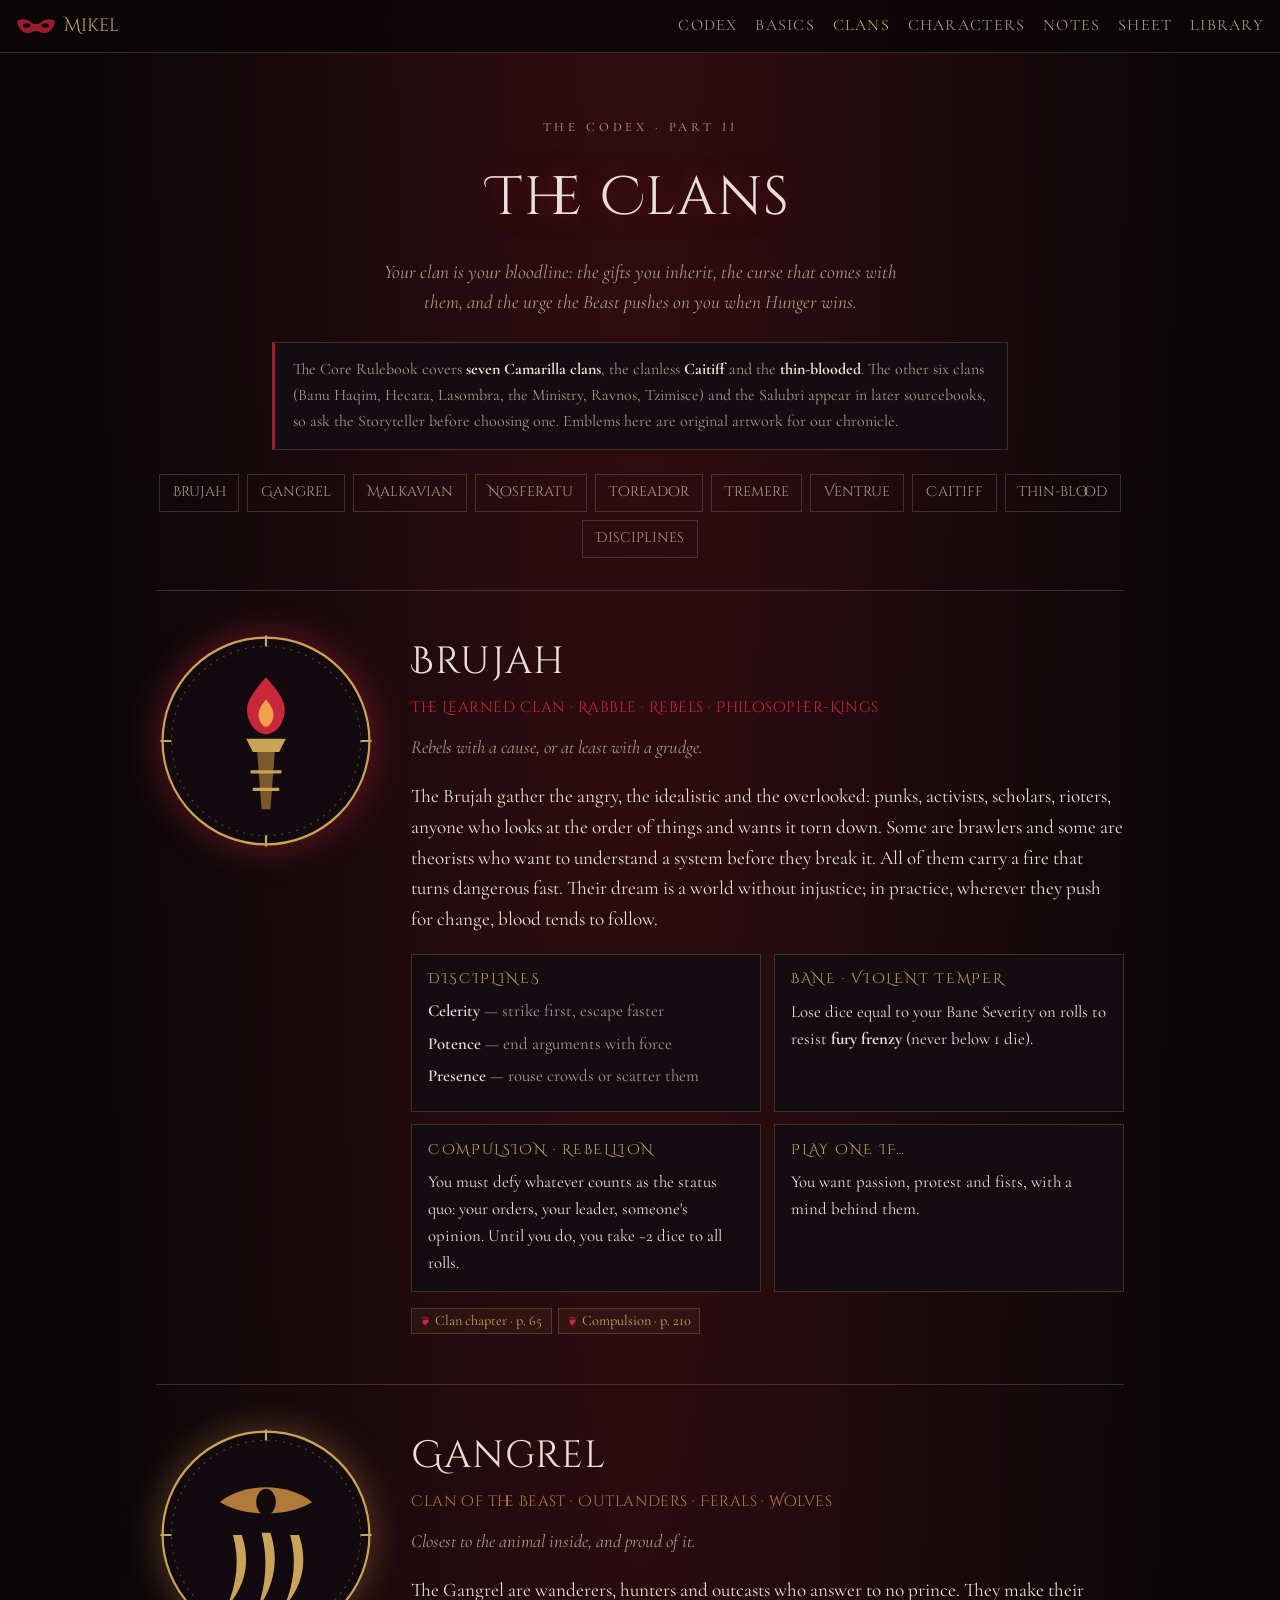
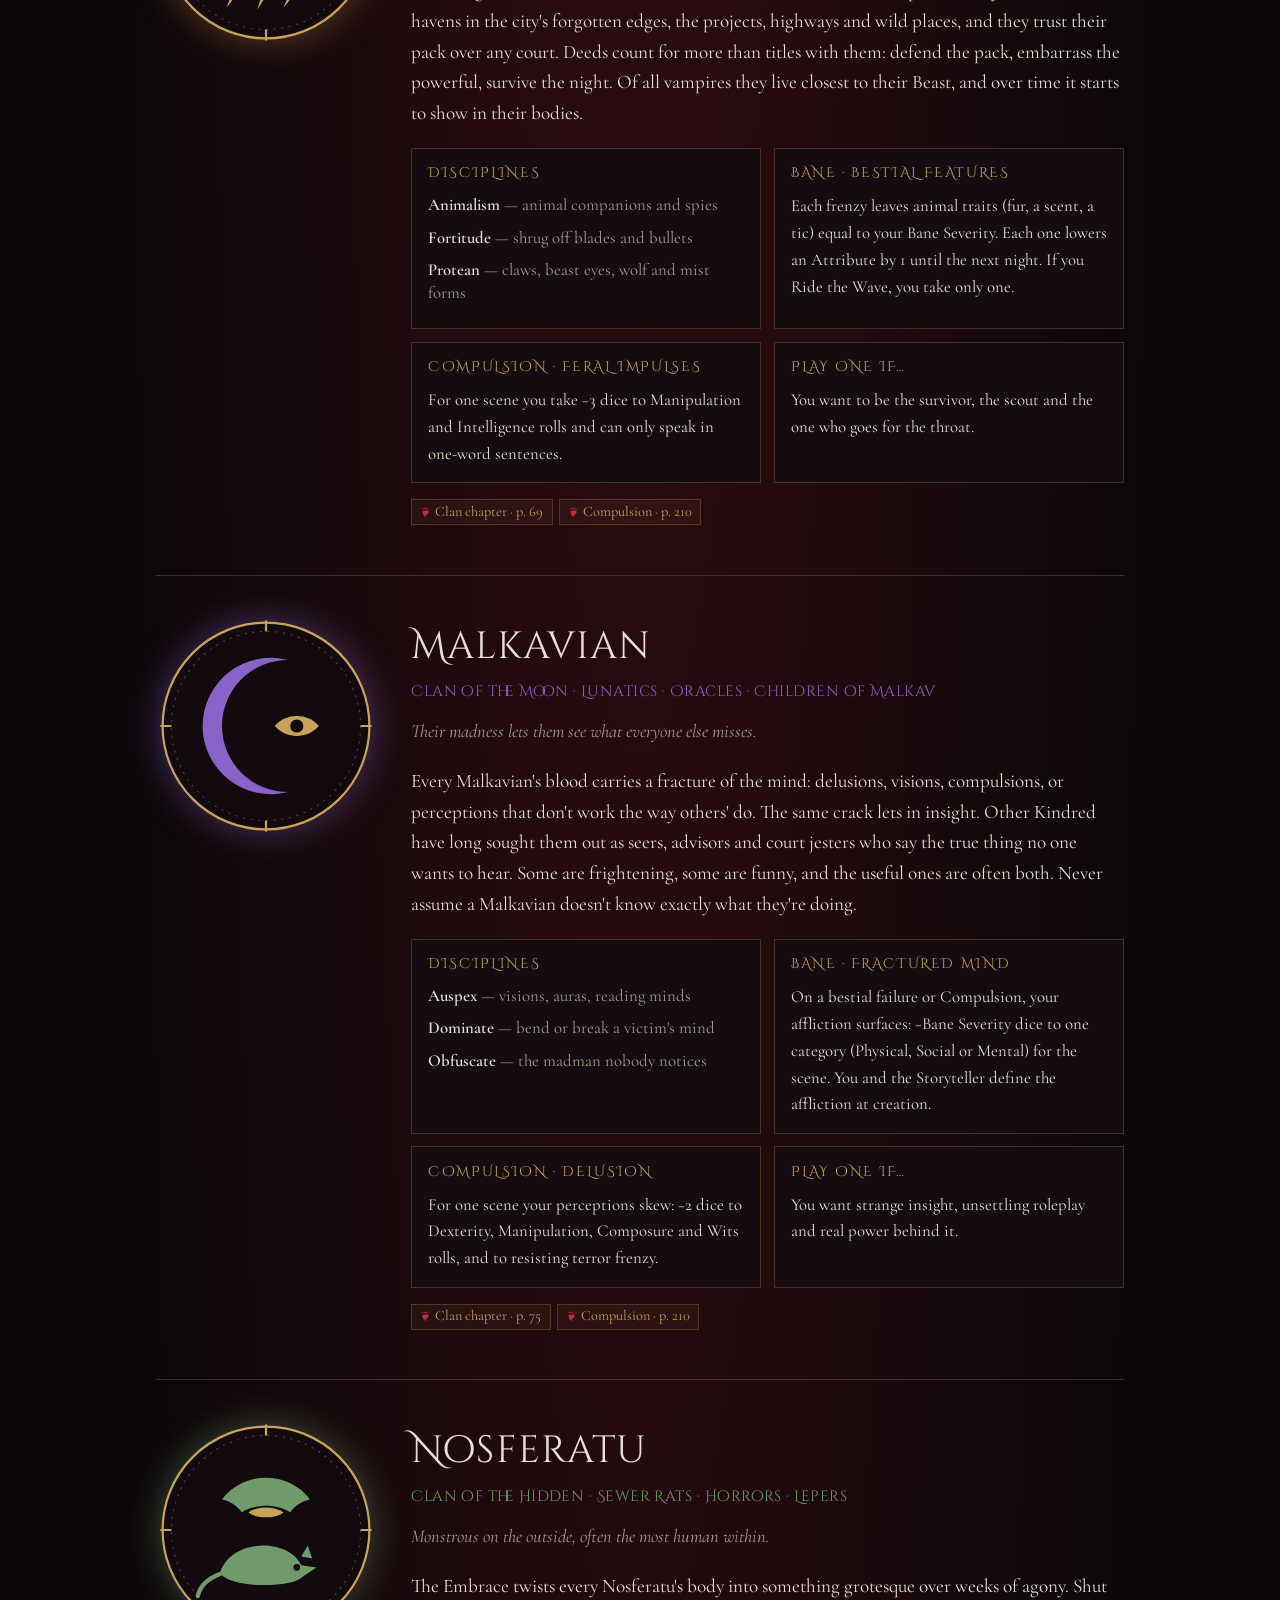
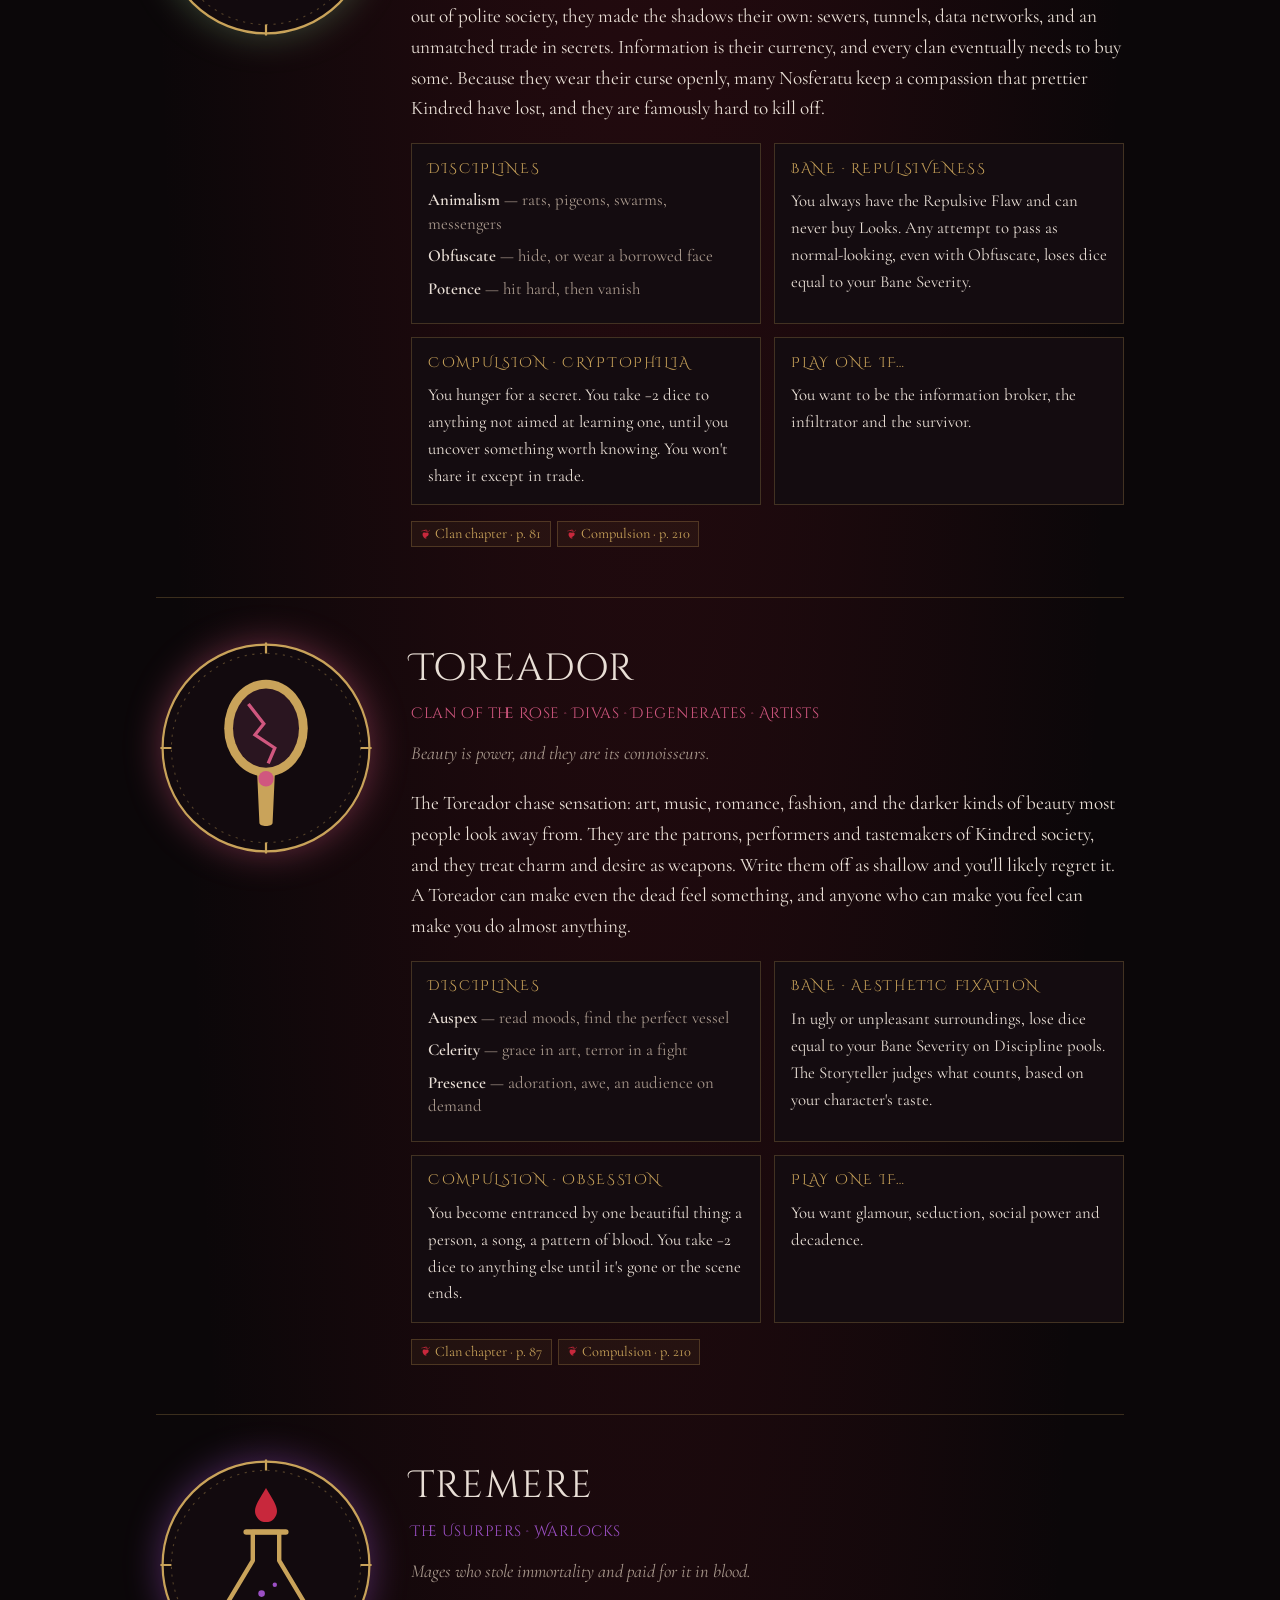
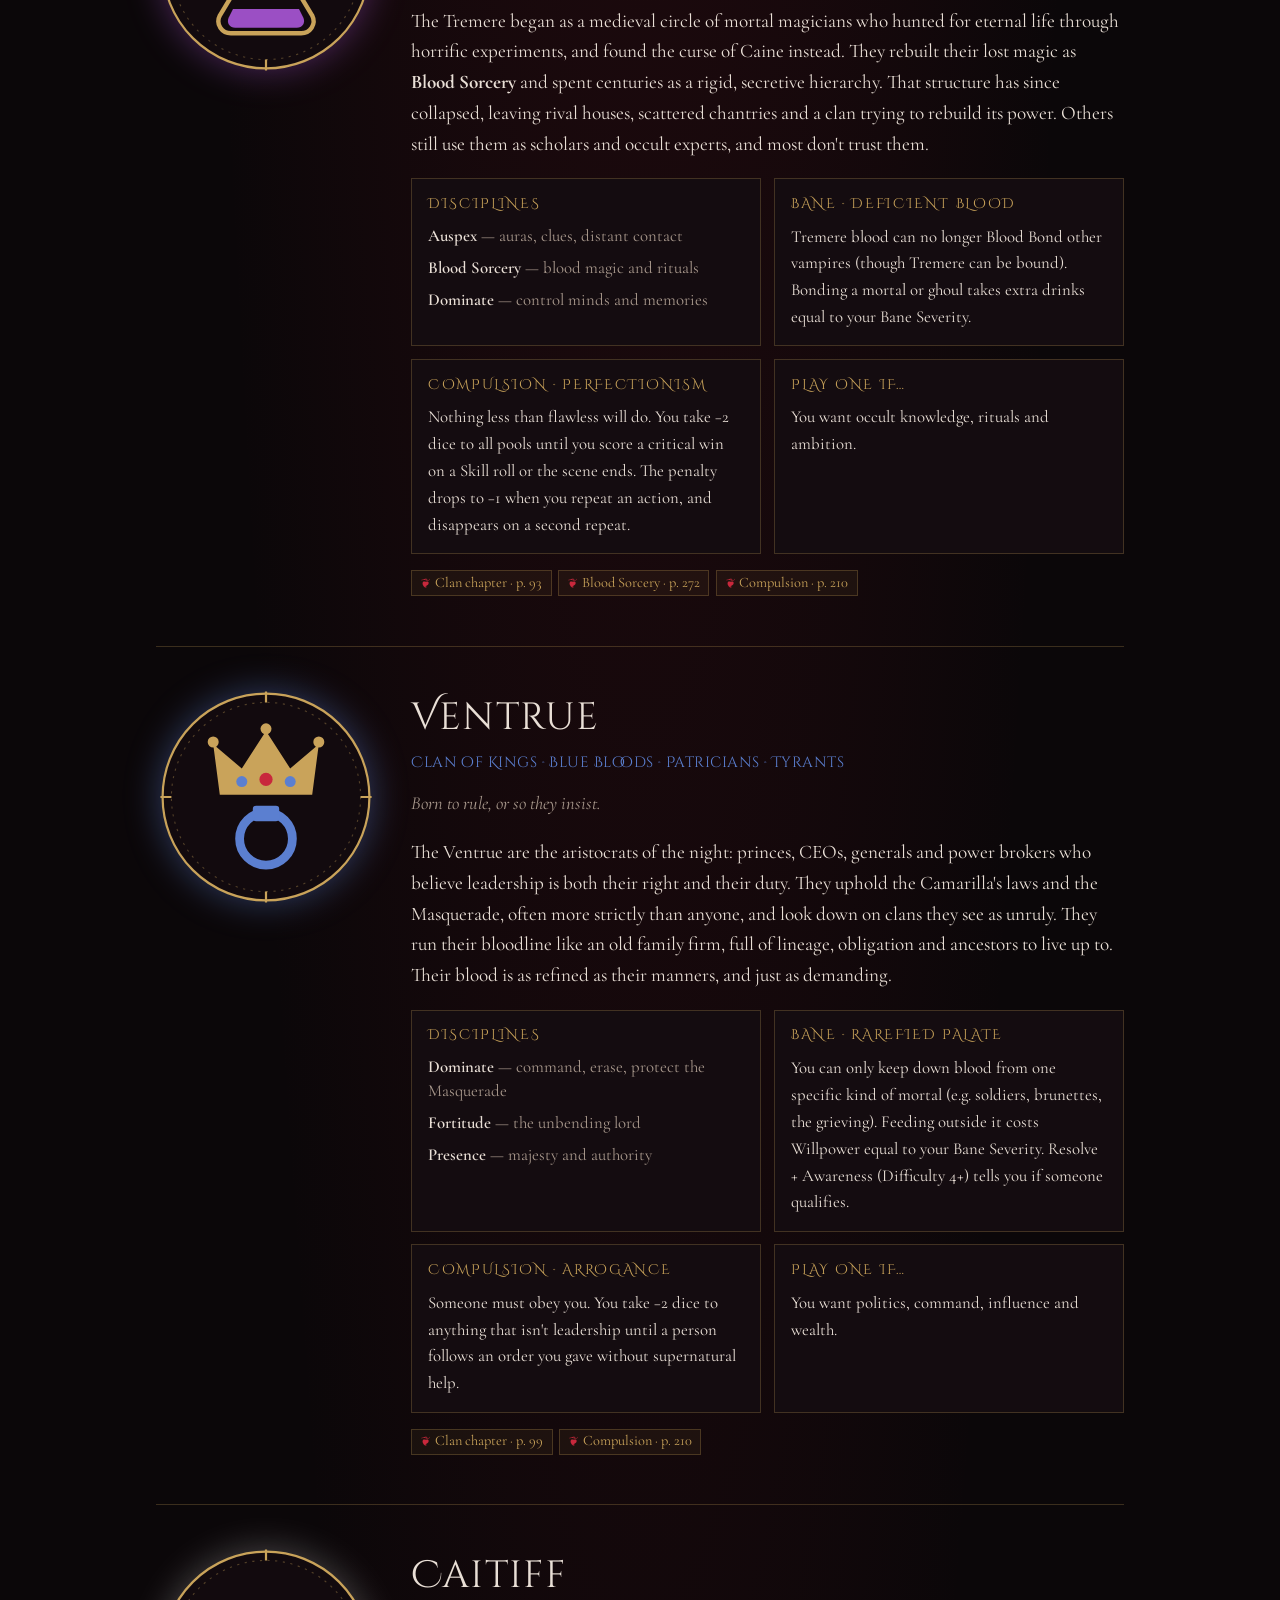
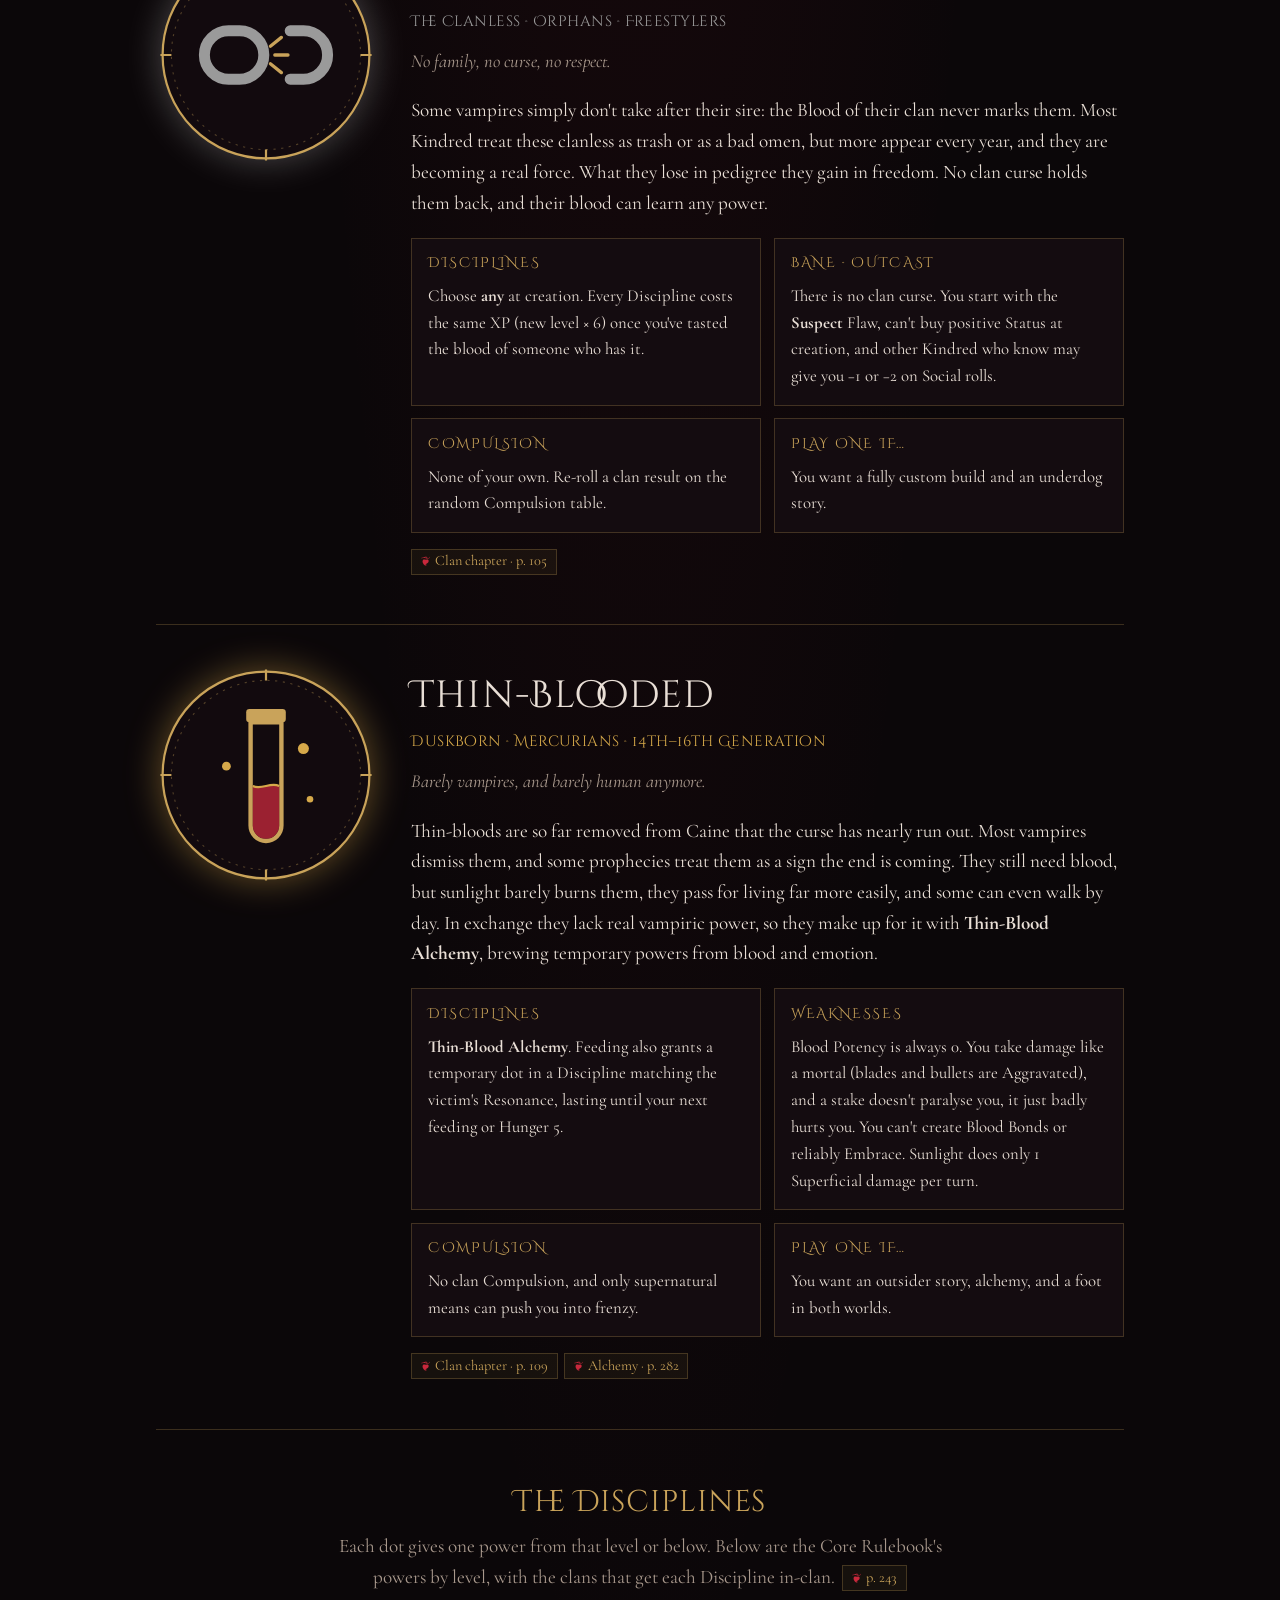
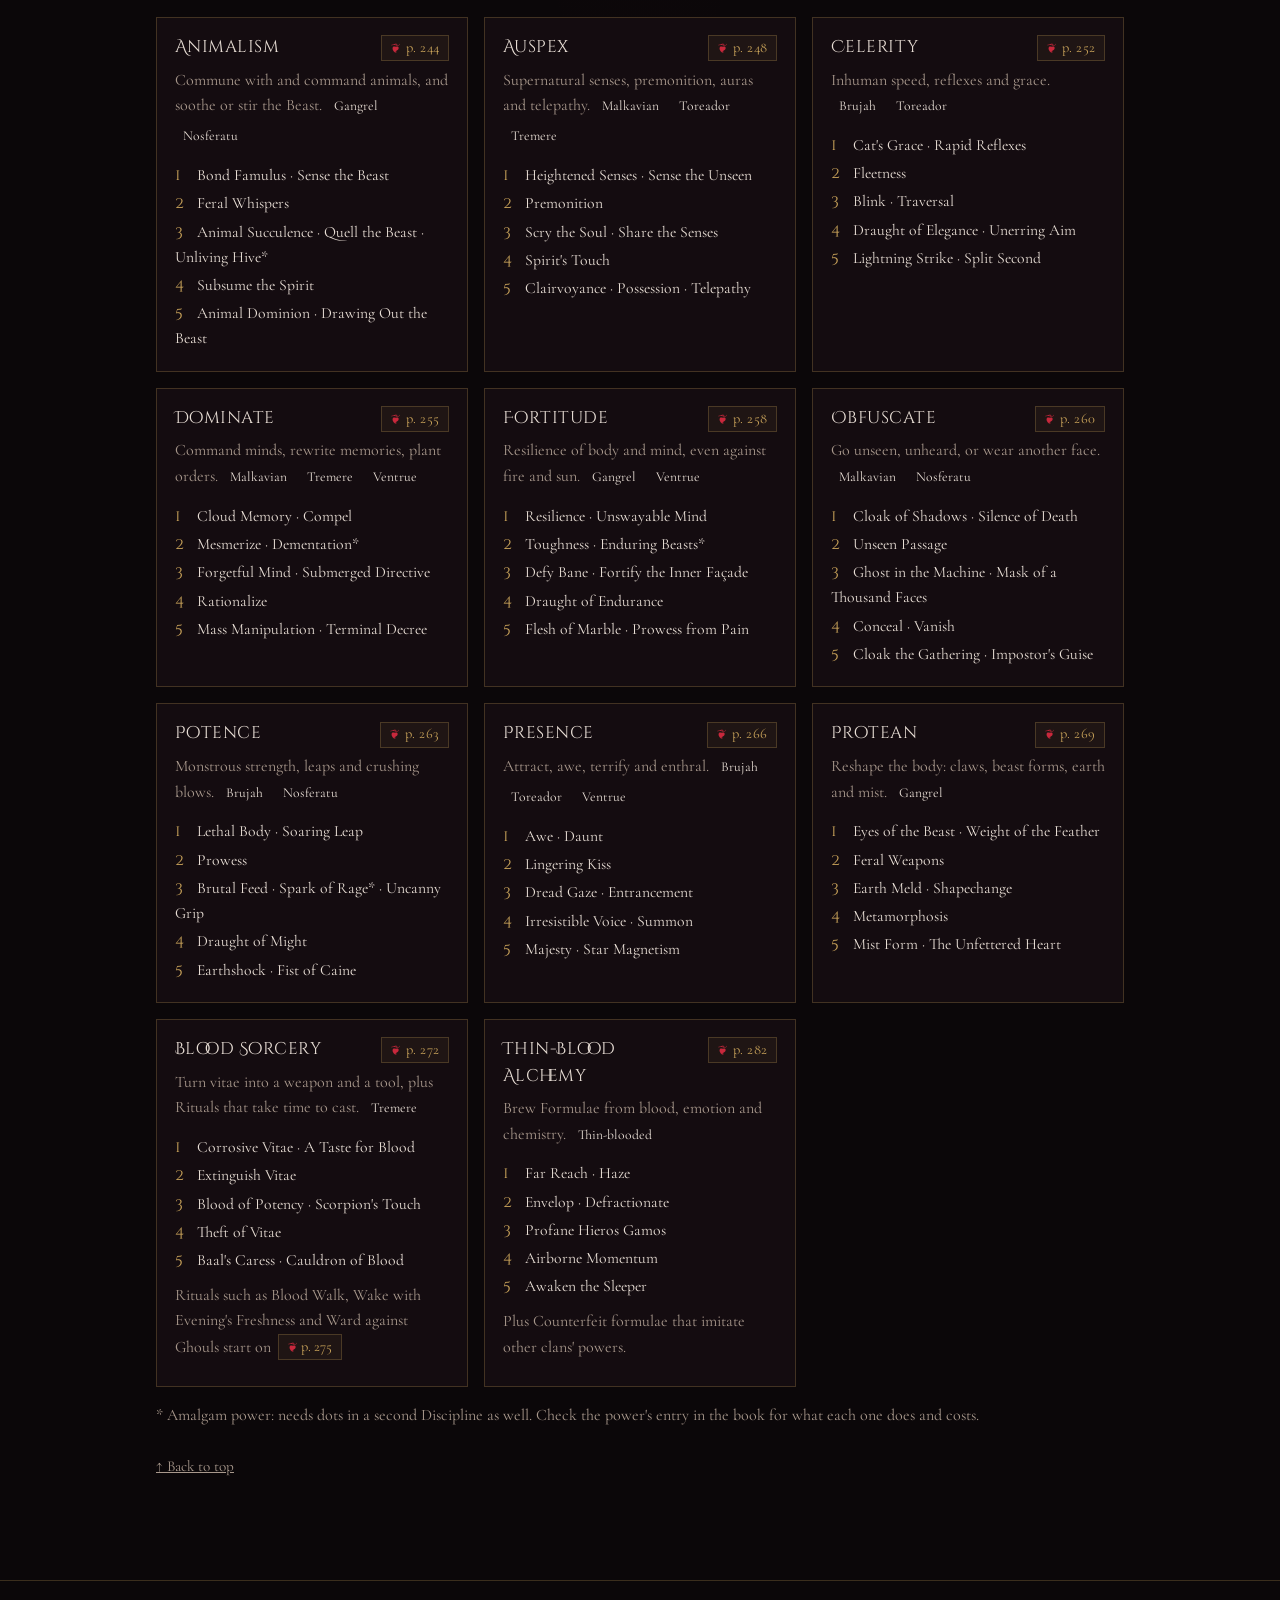
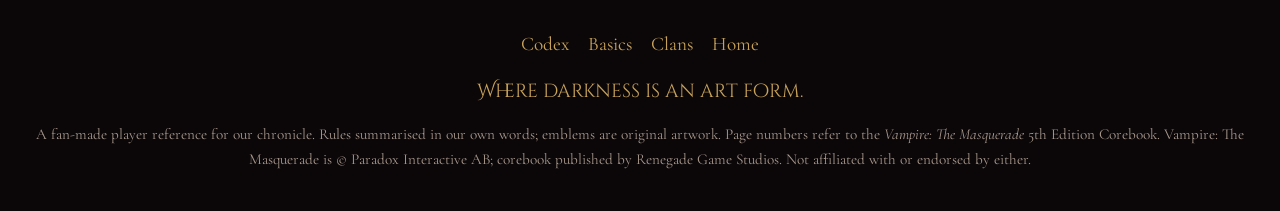
<file: clans/index.html>
<!doctype html>
<html lang="en">
<head>
<meta charset="utf-8">
<meta name="viewport" content="width=device-width, initial-scale=1">
<meta name="robots" content="noindex, nofollow, noarchive, nosnippet, noimageindex">
<title>The Clans · Mikel Vampire Masquerade</title>
<meta name="description" content="Every clan in the V5 Core Rulebook — synopsis, Disciplines, bane and compulsion — plus a guide to every Discipline's powers.">
<meta name="theme-color" content="#0b0709">
<link rel="icon" href="/favicon.svg" type="image/svg+xml">
<link rel="preconnect" href="https://fonts.googleapis.com">
<link rel="preconnect" href="https://fonts.gstatic.com" crossorigin>
<link href="https://fonts.googleapis.com/css2?family=Cinzel+Decorative:wght@400;700&family=Cormorant+Garamond:ital,wght@0,400;0,600;1,400&display=swap" rel="stylesheet">
<link rel="stylesheet" href="/style.css">
</head>
<body>

<header class="nav">
  <a class="brand" href="/" aria-label="Mikel Vampire Masquerade, home">
    <svg class="mask" viewBox="0 0 64 28" aria-hidden="true"><path d="M2 6c6-4 16-4 22 2 3 3 5 3 8 3s5 0 8-3c6-6 16-6 22-2-1 10-6 18-15 19-6 1-10-3-15-3s-9 4-15 3C8 24 3 16 2 6Z"/><ellipse cx="17" cy="13" rx="6" ry="3.5" class="eye"/><ellipse cx="47" cy="13" rx="6" ry="3.5" class="eye"/></svg>
    <span>Mikel</span>
  </a>
  <nav aria-label="Main">
    <a href="/codex/">Codex</a>
    <a href="/basics/">Basics</a>
    <a href="/clans/" aria-current="page">Clans</a>
    <a href="/characters/">Characters</a>
    <a href="/notes/">Notes</a>
    <a href="/sheet/">Sheet</a>
    <a href="/#rulebook">Library</a>
  </nav>
</header>

<!-- Shared medallion frame for every emblem -->
<svg width="0" height="0" style="position:absolute" aria-hidden="true">
  <defs>
    <symbol id="frame" viewBox="0 0 200 200">
      <circle cx="100" cy="100" r="94" fill="#120a0e" stroke="#c9a35a" stroke-width="2"/>
      <circle cx="100" cy="100" r="86" fill="none" stroke="#c9a35a" stroke-opacity=".35" stroke-width="1" stroke-dasharray="2 5"/>
      <path d="M100 4v10M100 186v10M4 100h10M186 100h10" stroke="#c9a35a" stroke-width="2"/>
    </symbol>
  </defs>
</svg>

<main id="top">
  <section class="page-head">
    <p class="kicker">The Codex · Part II</p>
    <h1>The Clans</h1>
    <p class="lede">Your clan is your bloodline: the gifts you inherit, the curse that comes with them, and the urge the Beast pushes on you when Hunger wins.</p>
    <p class="note">The Core Rulebook covers <strong>seven Camarilla clans</strong>, the clanless <strong>Caitiff</strong> and the <strong>thin-blooded</strong>. The other six clans (Banu Haqim, Hecata, Lasombra, the Ministry, Ravnos, Tzimisce) and the Salubri appear in later sourcebooks, so ask the Storyteller before choosing one. Emblems here are original artwork for our chronicle.</p>
    <nav class="clan-jump" aria-label="Jump to a clan">
      <a href="#brujah">Brujah</a><a href="#gangrel">Gangrel</a><a href="#malkavian">Malkavian</a><a href="#nosferatu">Nosferatu</a><a href="#toreador">Toreador</a><a href="#tremere">Tremere</a><a href="#ventrue">Ventrue</a><a href="#caitiff">Caitiff</a><a href="#thin-blood">Thin-blood</a><a href="#disciplines">Disciplines</a>
    </nav>
  </section>

  <div class="wrap">

    <!-- BRUJAH -->
    <article class="clan" id="brujah" style="--accent:#c8283c">
      <svg class="emblem" viewBox="0 0 200 200" role="img" aria-label="Emblem: a raised torch">
        <use href="#frame"/>
        <path d="M100 42c14 16 22 26 14 42-3 6-8 9-14 10-6-1-11-4-14-10-8-16 0-26 14-42Z" fill="#c8283c"/>
        <path d="M100 62c6 8 9 13 5 21-2 3-3 4-5 4s-3-1-5-4c-4-8-1-13 5-21Z" fill="#f0a14a"/>
        <path d="M82 98h36l-6 12H88Z" fill="#c9a35a"/>
        <path d="M92 110h16l-4 52h-8Z" fill="#7a5a2a"/>
        <path d="M86 128h28M88 144h24" stroke="#c9a35a" stroke-width="3"/>
      </svg>
      <div>
        <h2>Brujah</h2>
        <p class="aka">The Learned Clan · Rabble · Rebels · Philosopher-Kings</p>
        <p class="tagline-c">Rebels with a cause, or at least with a grudge.</p>
        <p>The Brujah gather the angry, the idealistic and the overlooked: punks, activists, scholars, rioters, anyone who looks at the order of things and wants it torn down. Some are brawlers and some are theorists who want to understand a system before they break it. All of them carry a fire that turns dangerous fast. Their dream is a world without injustice; in practice, wherever they push for change, blood tends to follow.</p>
        <div class="facts">
          <div class="fact"><h3>Disciplines</h3>
            <ul class="disc-list">
              <li><b>Celerity</b> <span>— strike first, escape faster</span></li>
              <li><b>Potence</b> <span>— end arguments with force</span></li>
              <li><b>Presence</b> <span>— rouse crowds or scatter them</span></li>
            </ul></div>
          <div class="fact"><h3>Bane · Violent Temper</h3><p>Lose dice equal to your Bane Severity on rolls to resist <b>fury frenzy</b> (never below 1 die).</p></div>
          <div class="fact"><h3>Compulsion · Rebellion</h3><p>You must defy whatever counts as the status quo: your orders, your leader, someone's opinion. Until you do, you take −2 dice to all rolls.</p></div>
          <div class="fact"><h3>Play one if…</h3><p>You want passion, protest and fists, with a mind behind them.</p></div>
        </div>
        <div class="refs" style="margin-top:1rem"><a class="pg" data-p="65">Clan chapter · p. 65</a><a class="pg" data-p="210">Compulsion · p. 210</a></div>
      </div>
    </article>

    <!-- GANGREL -->
    <article class="clan" id="gangrel" style="--accent:#b07a3a">
      <svg class="emblem" viewBox="0 0 200 200" role="img" aria-label="Emblem: three claw marks beneath a wolf's eye">
        <use href="#frame"/>
        <path d="M58 70c22-18 62-18 84 0-22 14-62 14-84 0Z" fill="#b07a3a"/>
        <ellipse cx="100" cy="70" rx="9" ry="12" fill="#120a0e"/>
        <path d="M70 100c6 22 4 44-6 66 18-20 22-42 14-66Z" fill="#c9a35a"/>
        <path d="M96 98c6 24 4 48-4 70 16-22 20-46 12-70Z" fill="#c9a35a"/>
        <path d="M122 100c6 22 4 44-6 66 18-20 22-42 14-66Z" fill="#c9a35a"/>
      </svg>
      <div>
        <h2>Gangrel</h2>
        <p class="aka">Clan of the Beast · Outlanders · Ferals · Wolves</p>
        <p class="tagline-c">Closest to the animal inside, and proud of it.</p>
        <p>The Gangrel are wanderers, hunters and outcasts who answer to no prince. They make their havens in the city's forgotten edges, the projects, highways and wild places, and they trust their pack over any court. Deeds count for more than titles with them: defend the pack, embarrass the powerful, survive the night. Of all vampires they live closest to their Beast, and over time it starts to show in their bodies.</p>
        <div class="facts">
          <div class="fact"><h3>Disciplines</h3>
            <ul class="disc-list">
              <li><b>Animalism</b> <span>— animal companions and spies</span></li>
              <li><b>Fortitude</b> <span>— shrug off blades and bullets</span></li>
              <li><b>Protean</b> <span>— claws, beast eyes, wolf and mist forms</span></li>
            </ul></div>
          <div class="fact"><h3>Bane · Bestial Features</h3><p>Each frenzy leaves animal traits (fur, a scent, a tic) equal to your Bane Severity. Each one lowers an Attribute by 1 until the next night. If you Ride the Wave, you take only one.</p></div>
          <div class="fact"><h3>Compulsion · Feral Impulses</h3><p>For one scene you take −3 dice to Manipulation and Intelligence rolls and can only speak in one-word sentences.</p></div>
          <div class="fact"><h3>Play one if…</h3><p>You want to be the survivor, the scout and the one who goes for the throat.</p></div>
        </div>
        <div class="refs" style="margin-top:1rem"><a class="pg" data-p="69">Clan chapter · p. 69</a><a class="pg" data-p="210">Compulsion · p. 210</a></div>
      </div>
    </article>

    <!-- MALKAVIAN -->
    <article class="clan" id="malkavian" style="--accent:#8a63c8">
      <svg class="emblem" viewBox="0 0 200 200" role="img" aria-label="Emblem: a cracked crescent moon with an open eye">
        <use href="#frame"/>
        <path d="M120 40a62 62 0 1 0 0 120 50 50 0 1 1 0-120Z" fill="#8a63c8"/>
        <path d="M78 58l14 18-10 10 16 18-8 14 12 22" fill="none" stroke="#120a0e" stroke-width="4"/>
        <path d="M108 100c10-12 30-12 40 0-10 12-30 12-40 0Z" fill="#c9a35a"/>
        <circle cx="128" cy="100" r="6" fill="#120a0e"/>
      </svg>
      <div>
        <h2>Malkavian</h2>
        <p class="aka">Clan of the Moon · Lunatics · Oracles · Children of Malkav</p>
        <p class="tagline-c">Their madness lets them see what everyone else misses.</p>
        <p>Every Malkavian's blood carries a fracture of the mind: delusions, visions, compulsions, or perceptions that don't work the way others' do. The same crack lets in insight. Other Kindred have long sought them out as seers, advisors and court jesters who say the true thing no one wants to hear. Some are frightening, some are funny, and the useful ones are often both. Never assume a Malkavian doesn't know exactly what they're doing.</p>
        <div class="facts">
          <div class="fact"><h3>Disciplines</h3>
            <ul class="disc-list">
              <li><b>Auspex</b> <span>— visions, auras, reading minds</span></li>
              <li><b>Dominate</b> <span>— bend or break a victim's mind</span></li>
              <li><b>Obfuscate</b> <span>— the madman nobody notices</span></li>
            </ul></div>
          <div class="fact"><h3>Bane · Fractured Mind</h3><p>On a bestial failure or Compulsion, your affliction surfaces: −Bane Severity dice to one category (Physical, Social or Mental) for the scene. You and the Storyteller define the affliction at creation.</p></div>
          <div class="fact"><h3>Compulsion · Delusion</h3><p>For one scene your perceptions skew: −2 dice to Dexterity, Manipulation, Composure and Wits rolls, and to resisting terror frenzy.</p></div>
          <div class="fact"><h3>Play one if…</h3><p>You want strange insight, unsettling roleplay and real power behind it.</p></div>
        </div>
        <div class="refs" style="margin-top:1rem"><a class="pg" data-p="75">Clan chapter · p. 75</a><a class="pg" data-p="210">Compulsion · p. 210</a></div>
      </div>
    </article>

    <!-- NOSFERATU -->
    <article class="clan" id="nosferatu" style="--accent:#6f9a6a">
      <svg class="emblem" viewBox="0 0 200 200" role="img" aria-label="Emblem: a rat beneath a hooded eye">
        <use href="#frame"/>
        <path d="M60 72c20-26 60-26 80 0-8 2-14 6-18 12-12-8-32-8-44 0-4-6-10-10-18-12Z" fill="#6f9a6a"/>
        <path d="M84 84c8-6 24-6 32 0-8 6-24 6-32 0Z" fill="#c9a35a"/>
        <path d="M58 140c4-16 20-26 40-26 16 0 30 8 34 18l14 2-12 8c-6 6-20 8-36 8-16 0-30-2-40-10Z" fill="#6f9a6a"/>
        <circle cx="128" cy="134" r="3" fill="#120a0e"/>
        <path d="M58 140c-10 4-18 10-20 20" fill="none" stroke="#6f9a6a" stroke-width="4" stroke-linecap="round"/>
        <path d="M132 124l6-10 4 12" fill="#6f9a6a"/>
      </svg>
      <div>
        <h2>Nosferatu</h2>
        <p class="aka">Clan of the Hidden · Sewer Rats · Horrors · Lepers</p>
        <p class="tagline-c">Monstrous on the outside, often the most human within.</p>
        <p>The Embrace twists every Nosferatu's body into something grotesque over weeks of agony. Shut out of polite society, they made the shadows their own: sewers, tunnels, data networks, and an unmatched trade in secrets. Information is their currency, and every clan eventually needs to buy some. Because they wear their curse openly, many Nosferatu keep a compassion that prettier Kindred have lost, and they are famously hard to kill off.</p>
        <div class="facts">
          <div class="fact"><h3>Disciplines</h3>
            <ul class="disc-list">
              <li><b>Animalism</b> <span>— rats, pigeons, swarms, messengers</span></li>
              <li><b>Obfuscate</b> <span>— hide, or wear a borrowed face</span></li>
              <li><b>Potence</b> <span>— hit hard, then vanish</span></li>
            </ul></div>
          <div class="fact"><h3>Bane · Repulsiveness</h3><p>You always have the Repulsive Flaw and can never buy Looks. Any attempt to pass as normal-looking, even with Obfuscate, loses dice equal to your Bane Severity.</p></div>
          <div class="fact"><h3>Compulsion · Cryptophilia</h3><p>You hunger for a secret. You take −2 dice to anything not aimed at learning one, until you uncover something worth knowing. You won't share it except in trade.</p></div>
          <div class="fact"><h3>Play one if…</h3><p>You want to be the information broker, the infiltrator and the survivor.</p></div>
        </div>
        <div class="refs" style="margin-top:1rem"><a class="pg" data-p="81">Clan chapter · p. 81</a><a class="pg" data-p="210">Compulsion · p. 210</a></div>
      </div>
    </article>

    <!-- TOREADOR -->
    <article class="clan" id="toreador" style="--accent:#d0577f">
      <svg class="emblem" viewBox="0 0 200 200" role="img" aria-label="Emblem: a cracked hand mirror">
        <use href="#frame"/>
        <ellipse cx="100" cy="82" rx="38" ry="44" fill="#c9a35a"/>
        <ellipse cx="100" cy="82" rx="30" ry="36" fill="#2a1520"/>
        <path d="M84 60l14 18-8 10 18 12-6 14" fill="none" stroke="#d0577f" stroke-width="3"/>
        <path d="M92 124h16l-2 44c0 4-12 4-12 0Z" fill="#c9a35a"/>
        <circle cx="100" cy="128" r="7" fill="#d0577f"/>
      </svg>
      <div>
        <h2>Toreador</h2>
        <p class="aka">Clan of the Rose · Divas · Degenerates · Artists</p>
        <p class="tagline-c">Beauty is power, and they are its connoisseurs.</p>
        <p>The Toreador chase sensation: art, music, romance, fashion, and the darker kinds of beauty most people look away from. They are the patrons, performers and tastemakers of Kindred society, and they treat charm and desire as weapons. Write them off as shallow and you'll likely regret it. A Toreador can make even the dead feel something, and anyone who can make you feel can make you do almost anything.</p>
        <div class="facts">
          <div class="fact"><h3>Disciplines</h3>
            <ul class="disc-list">
              <li><b>Auspex</b> <span>— read moods, find the perfect vessel</span></li>
              <li><b>Celerity</b> <span>— grace in art, terror in a fight</span></li>
              <li><b>Presence</b> <span>— adoration, awe, an audience on demand</span></li>
            </ul></div>
          <div class="fact"><h3>Bane · Aesthetic Fixation</h3><p>In ugly or unpleasant surroundings, lose dice equal to your Bane Severity on Discipline pools. The Storyteller judges what counts, based on your character's taste.</p></div>
          <div class="fact"><h3>Compulsion · Obsession</h3><p>You become entranced by one beautiful thing: a person, a song, a pattern of blood. You take −2 dice to anything else until it's gone or the scene ends.</p></div>
          <div class="fact"><h3>Play one if…</h3><p>You want glamour, seduction, social power and decadence.</p></div>
        </div>
        <div class="refs" style="margin-top:1rem"><a class="pg" data-p="87">Clan chapter · p. 87</a><a class="pg" data-p="210">Compulsion · p. 210</a></div>
      </div>
    </article>

    <!-- TREMERE -->
    <article class="clan" id="tremere" style="--accent:#9b4fc4">
      <svg class="emblem" viewBox="0 0 200 200" role="img" aria-label="Emblem: an alchemical flask with a falling drop of blood">
        <use href="#frame"/>
        <path d="M100 30c6 10 10 16 10 21a10 10 0 0 1-20 0c0-5 4-11 10-21Z" fill="#c8283c"/>
        <path d="M88 70h24v26l30 50c4 8-2 16-10 16H68c-8 0-14-8-10-16l30-50Z" fill="none" stroke="#c9a35a" stroke-width="4" stroke-linejoin="round"/>
        <path d="M70 140h60l4 8c2 5-1 9-6 9H72c-5 0-8-4-6-9Z" fill="#9b4fc4"/>
        <path d="M82 70h36" stroke="#c9a35a" stroke-width="5" stroke-linecap="round"/>
        <circle cx="96" cy="126" r="3" fill="#9b4fc4"/><circle cx="108" cy="118" r="2" fill="#9b4fc4"/>
      </svg>
      <div>
        <h2>Tremere</h2>
        <p class="aka">The Usurpers · Warlocks</p>
        <p class="tagline-c">Mages who stole immortality and paid for it in blood.</p>
        <p>The Tremere began as a medieval circle of mortal magicians who hunted for eternal life through horrific experiments, and found the curse of Caine instead. They rebuilt their lost magic as <b>Blood Sorcery</b> and spent centuries as a rigid, secretive hierarchy. That structure has since collapsed, leaving rival houses, scattered chantries and a clan trying to rebuild its power. Others still use them as scholars and occult experts, and most don't trust them.</p>
        <div class="facts">
          <div class="fact"><h3>Disciplines</h3>
            <ul class="disc-list">
              <li><b>Auspex</b> <span>— auras, clues, distant contact</span></li>
              <li><b>Blood Sorcery</b> <span>— blood magic and rituals</span></li>
              <li><b>Dominate</b> <span>— control minds and memories</span></li>
            </ul></div>
          <div class="fact"><h3>Bane · Deficient Blood</h3><p>Tremere blood can no longer Blood Bond other vampires (though Tremere can be bound). Bonding a mortal or ghoul takes extra drinks equal to your Bane Severity.</p></div>
          <div class="fact"><h3>Compulsion · Perfectionism</h3><p>Nothing less than flawless will do. You take −2 dice to all pools until you score a critical win on a Skill roll or the scene ends. The penalty drops to −1 when you repeat an action, and disappears on a second repeat.</p></div>
          <div class="fact"><h3>Play one if…</h3><p>You want occult knowledge, rituals and ambition.</p></div>
        </div>
        <div class="refs" style="margin-top:1rem"><a class="pg" data-p="93">Clan chapter · p. 93</a><a class="pg" data-p="272">Blood Sorcery · p. 272</a><a class="pg" data-p="210">Compulsion · p. 210</a></div>
      </div>
    </article>

    <!-- VENTRUE -->
    <article class="clan" id="ventrue" style="--accent:#5b7fd0">
      <svg class="emblem" viewBox="0 0 200 200" role="img" aria-label="Emblem: a crown above a signet ring">
        <use href="#frame"/>
        <path d="M58 98l-6-46 26 22 22-34 22 34 26-22-6 46Z" fill="#c9a35a"/>
        <circle cx="52" cy="50" r="5" fill="#c9a35a"/><circle cx="100" cy="38" r="5" fill="#c9a35a"/><circle cx="148" cy="50" r="5" fill="#c9a35a"/>
        <circle cx="78" cy="86" r="5" fill="#5b7fd0"/><circle cx="100" cy="84" r="6" fill="#c8283c"/><circle cx="122" cy="86" r="5" fill="#5b7fd0"/>
        <circle cx="100" cy="138" r="24" fill="none" stroke="#5b7fd0" stroke-width="8"/>
        <rect x="88" y="108" width="24" height="14" rx="3" fill="#5b7fd0"/>
      </svg>
      <div>
        <h2>Ventrue</h2>
        <p class="aka">Clan of Kings · Blue Bloods · Patricians · Tyrants</p>
        <p class="tagline-c">Born to rule, or so they insist.</p>
        <p>The Ventrue are the aristocrats of the night: princes, CEOs, generals and power brokers who believe leadership is both their right and their duty. They uphold the Camarilla's laws and the Masquerade, often more strictly than anyone, and look down on clans they see as unruly. They run their bloodline like an old family firm, full of lineage, obligation and ancestors to live up to. Their blood is as refined as their manners, and just as demanding.</p>
        <div class="facts">
          <div class="fact"><h3>Disciplines</h3>
            <ul class="disc-list">
              <li><b>Dominate</b> <span>— command, erase, protect the Masquerade</span></li>
              <li><b>Fortitude</b> <span>— the unbending lord</span></li>
              <li><b>Presence</b> <span>— majesty and authority</span></li>
            </ul></div>
          <div class="fact"><h3>Bane · Rarefied Palate</h3><p>You can only keep down blood from one specific kind of mortal (e.g. soldiers, brunettes, the grieving). Feeding outside it costs Willpower equal to your Bane Severity. Resolve + Awareness (Difficulty 4+) tells you if someone qualifies.</p></div>
          <div class="fact"><h3>Compulsion · Arrogance</h3><p>Someone must obey you. You take −2 dice to anything that isn't leadership until a person follows an order you gave without supernatural help.</p></div>
          <div class="fact"><h3>Play one if…</h3><p>You want politics, command, influence and wealth.</p></div>
        </div>
        <div class="refs" style="margin-top:1rem"><a class="pg" data-p="99">Clan chapter · p. 99</a><a class="pg" data-p="210">Compulsion · p. 210</a></div>
      </div>
    </article>

    <!-- CAITIFF -->
    <article class="clan" id="caitiff" style="--accent:#9a9a9a">
      <svg class="emblem" viewBox="0 0 200 200" role="img" aria-label="Emblem: a broken chain link">
        <use href="#frame"/>
        <rect x="44" y="78" width="54" height="44" rx="22" fill="none" stroke="#9a9a9a" stroke-width="10"/>
        <path d="M122 78h12a22 22 0 0 1 0 44h-12" fill="none" stroke="#9a9a9a" stroke-width="10" stroke-linecap="round"/>
        <path d="M104 92l10-8M104 108l10 8M108 100h12" stroke="#c9a35a" stroke-width="3" stroke-linecap="round"/>
      </svg>
      <div>
        <h2>Caitiff</h2>
        <p class="aka">The Clanless · Orphans · Freestylers</p>
        <p class="tagline-c">No family, no curse, no respect.</p>
        <p>Some vampires simply don't take after their sire: the Blood of their clan never marks them. Most Kindred treat these clanless as trash or as a bad omen, but more appear every year, and they are becoming a real force. What they lose in pedigree they gain in freedom. No clan curse holds them back, and their blood can learn any power.</p>
        <div class="facts">
          <div class="fact"><h3>Disciplines</h3><p>Choose <b>any</b> at creation. Every Discipline costs the same XP (new level × 6) once you've tasted the blood of someone who has it.</p></div>
          <div class="fact"><h3>Bane · Outcast</h3><p>There is no clan curse. You start with the <b>Suspect</b> Flaw, can't buy positive Status at creation, and other Kindred who know may give you −1 or −2 on Social rolls.</p></div>
          <div class="fact"><h3>Compulsion</h3><p>None of your own. Re-roll a clan result on the random Compulsion table.</p></div>
          <div class="fact"><h3>Play one if…</h3><p>You want a fully custom build and an underdog story.</p></div>
        </div>
        <div class="refs" style="margin-top:1rem"><a class="pg" data-p="105">Clan chapter · p. 105</a></div>
      </div>
    </article>

    <!-- THIN-BLOOD -->
    <article class="clan" id="thin-blood" style="--accent:#d6a94a">
      <svg class="emblem" viewBox="0 0 200 200" role="img" aria-label="Emblem: a half-filled glass vial">
        <use href="#frame"/>
        <rect x="82" y="40" width="36" height="12" rx="3" fill="#c9a35a"/>
        <path d="M86 52h28v94a14 14 0 0 1-28 0Z" fill="none" stroke="#c9a35a" stroke-width="4"/>
        <path d="M88 110h24v36a12 12 0 0 1-24 0Z" fill="#c8283c" opacity=".75"/>
        <path d="M88 110c8 4 16-4 24 0" fill="none" stroke="#d6a94a" stroke-width="2"/>
        <circle cx="134" cy="76" r="5" fill="#d6a94a"/><circle cx="64" cy="92" r="4" fill="#d6a94a"/><circle cx="140" cy="122" r="3" fill="#d6a94a"/>
      </svg>
      <div>
        <h2>Thin-Blooded</h2>
        <p class="aka">Duskborn · Mercurians · 14th–16th Generation</p>
        <p class="tagline-c">Barely vampires, and barely human anymore.</p>
        <p>Thin-bloods are so far removed from Caine that the curse has nearly run out. Most vampires dismiss them, and some prophecies treat them as a sign the end is coming. They still need blood, but sunlight barely burns them, they pass for living far more easily, and some can even walk by day. In exchange they lack real vampiric power, so they make up for it with <b>Thin-Blood Alchemy</b>, brewing temporary powers from blood and emotion.</p>
        <div class="facts">
          <div class="fact"><h3>Disciplines</h3><p><b>Thin-Blood Alchemy</b>. Feeding also grants a temporary dot in a Discipline matching the victim's Resonance, lasting until your next feeding or Hunger 5.</p></div>
          <div class="fact"><h3>Weaknesses</h3><p>Blood Potency is always 0. You take damage like a mortal (blades and bullets are Aggravated), and a stake doesn't paralyse you, it just badly hurts you. You can't create Blood Bonds or reliably Embrace. Sunlight does only 1 Superficial damage per turn.</p></div>
          <div class="fact"><h3>Compulsion</h3><p>No clan Compulsion, and only supernatural means can push you into frenzy.</p></div>
          <div class="fact"><h3>Play one if…</h3><p>You want an outsider story, alchemy, and a foot in both worlds.</p></div>
        </div>
        <div class="refs" style="margin-top:1rem"><a class="pg" data-p="109">Clan chapter · p. 109</a><a class="pg" data-p="282">Alchemy · p. 282</a></div>
      </div>
    </article>

    <!-- DISCIPLINES -->
    <section class="rule" id="disciplines" style="border-top:1px solid var(--line); padding-top:3rem">
      <h2 style="text-align:center">The Disciplines</h2>
      <p style="text-align:center;color:var(--muted);max-width:40rem;margin:0 auto 1.5rem">Each dot gives one power from that level or below. Below are the Core Rulebook's powers by level, with the clans that get each Discipline in-clan. <a class="pg" data-p="243"></a></p>
      <div class="powers">

        <div class="power-card"><h3>Animalism <a class="pg" data-p="244"></a></h3>
          <p>Commune with and command animals, and soothe or stir the Beast. <span class="chip">Gangrel</span><span class="chip">Nosferatu</span></p>
          <ol><li><b>1</b>Bond Famulus · Sense the Beast</li><li><b>2</b>Feral Whispers</li><li><b>3</b>Animal Succulence · Quell the Beast · Unliving Hive*</li><li><b>4</b>Subsume the Spirit</li><li><b>5</b>Animal Dominion · Drawing Out the Beast</li></ol></div>

        <div class="power-card"><h3>Auspex <a class="pg" data-p="248"></a></h3>
          <p>Supernatural senses, premonition, auras and telepathy. <span class="chip">Malkavian</span><span class="chip">Toreador</span><span class="chip">Tremere</span></p>
          <ol><li><b>1</b>Heightened Senses · Sense the Unseen</li><li><b>2</b>Premonition</li><li><b>3</b>Scry the Soul · Share the Senses</li><li><b>4</b>Spirit's Touch</li><li><b>5</b>Clairvoyance · Possession · Telepathy</li></ol></div>

        <div class="power-card"><h3>Celerity <a class="pg" data-p="252"></a></h3>
          <p>Inhuman speed, reflexes and grace. <span class="chip">Brujah</span><span class="chip">Toreador</span></p>
          <ol><li><b>1</b>Cat's Grace · Rapid Reflexes</li><li><b>2</b>Fleetness</li><li><b>3</b>Blink · Traversal</li><li><b>4</b>Draught of Elegance · Unerring Aim</li><li><b>5</b>Lightning Strike · Split Second</li></ol></div>

        <div class="power-card"><h3>Dominate <a class="pg" data-p="255"></a></h3>
          <p>Command minds, rewrite memories, plant orders. <span class="chip">Malkavian</span><span class="chip">Tremere</span><span class="chip">Ventrue</span></p>
          <ol><li><b>1</b>Cloud Memory · Compel</li><li><b>2</b>Mesmerize · Dementation*</li><li><b>3</b>Forgetful Mind · Submerged Directive</li><li><b>4</b>Rationalize</li><li><b>5</b>Mass Manipulation · Terminal Decree</li></ol></div>

        <div class="power-card"><h3>Fortitude <a class="pg" data-p="258"></a></h3>
          <p>Resilience of body and mind, even against fire and sun. <span class="chip">Gangrel</span><span class="chip">Ventrue</span></p>
          <ol><li><b>1</b>Resilience · Unswayable Mind</li><li><b>2</b>Toughness · Enduring Beasts*</li><li><b>3</b>Defy Bane · Fortify the Inner Façade</li><li><b>4</b>Draught of Endurance</li><li><b>5</b>Flesh of Marble · Prowess from Pain</li></ol></div>

        <div class="power-card"><h3>Obfuscate <a class="pg" data-p="260"></a></h3>
          <p>Go unseen, unheard, or wear another face. <span class="chip">Malkavian</span><span class="chip">Nosferatu</span></p>
          <ol><li><b>1</b>Cloak of Shadows · Silence of Death</li><li><b>2</b>Unseen Passage</li><li><b>3</b>Ghost in the Machine · Mask of a Thousand Faces</li><li><b>4</b>Conceal · Vanish</li><li><b>5</b>Cloak the Gathering · Impostor's Guise</li></ol></div>

        <div class="power-card"><h3>Potence <a class="pg" data-p="263"></a></h3>
          <p>Monstrous strength, leaps and crushing blows. <span class="chip">Brujah</span><span class="chip">Nosferatu</span></p>
          <ol><li><b>1</b>Lethal Body · Soaring Leap</li><li><b>2</b>Prowess</li><li><b>3</b>Brutal Feed · Spark of Rage* · Uncanny Grip</li><li><b>4</b>Draught of Might</li><li><b>5</b>Earthshock · Fist of Caine</li></ol></div>

        <div class="power-card"><h3>Presence <a class="pg" data-p="266"></a></h3>
          <p>Attract, awe, terrify and enthral. <span class="chip">Brujah</span><span class="chip">Toreador</span><span class="chip">Ventrue</span></p>
          <ol><li><b>1</b>Awe · Daunt</li><li><b>2</b>Lingering Kiss</li><li><b>3</b>Dread Gaze · Entrancement</li><li><b>4</b>Irresistible Voice · Summon</li><li><b>5</b>Majesty · Star Magnetism</li></ol></div>

        <div class="power-card"><h3>Protean <a class="pg" data-p="269"></a></h3>
          <p>Reshape the body: claws, beast forms, earth and mist. <span class="chip">Gangrel</span></p>
          <ol><li><b>1</b>Eyes of the Beast · Weight of the Feather</li><li><b>2</b>Feral Weapons</li><li><b>3</b>Earth Meld · Shapechange</li><li><b>4</b>Metamorphosis</li><li><b>5</b>Mist Form · The Unfettered Heart</li></ol></div>

        <div class="power-card"><h3>Blood Sorcery <a class="pg" data-p="272"></a></h3>
          <p>Turn vitae into a weapon and a tool, plus Rituals that take time to cast. <span class="chip">Tremere</span></p>
          <ol><li><b>1</b>Corrosive Vitae · A Taste for Blood</li><li><b>2</b>Extinguish Vitae</li><li><b>3</b>Blood of Potency · Scorpion's Touch</li><li><b>4</b>Theft of Vitae</li><li><b>5</b>Baal's Caress · Cauldron of Blood</li></ol>
          <p style="margin-top:.6rem !important">Rituals such as Blood Walk, Wake with Evening's Freshness and Ward against Ghouls start on <a class="pg" data-p="275"></a></p></div>

        <div class="power-card"><h3>Thin-Blood Alchemy <a class="pg" data-p="282"></a></h3>
          <p>Brew Formulae from blood, emotion and chemistry. <span class="chip">Thin-blooded</span></p>
          <ol><li><b>1</b>Far Reach · Haze</li><li><b>2</b>Envelop · Defractionate</li><li><b>3</b>Profane Hieros Gamos</li><li><b>4</b>Airborne Momentum</li><li><b>5</b>Awaken the Sleeper</li></ol>
          <p style="margin-top:.6rem !important">Plus Counterfeit formulae that imitate other clans' powers.</p></div>

      </div>
      <p style="color:var(--muted);font-size:1rem;margin-top:1rem">* Amalgam power: needs dots in a second Discipline as well. Check the power's entry in the book for what each one does and costs.</p>
      <a class="back-top" href="#top">↑ Back to top</a>
    </section>

  </div>
</main>

<footer>
  <div class="footer-links"><a href="/codex/">Codex</a><a href="/basics/">Basics</a><a href="/clans/">Clans</a><a href="/">Home</a></div>
  <p class="motto">Where darkness is an art form.</p>
  <p class="copy">A fan-made player reference for our chronicle. Rules summarised in our own words; emblems are original artwork. Page numbers refer to the <i>Vampire: The Masquerade</i> 5th Edition Corebook. Vampire: The Masquerade is © Paradox Interactive AB; corebook published by Renegade Game Studios. Not affiliated with or endorsed by either.</p>
</footer>
<script src="/codex.js"></script>
</body>
</html>
</file>
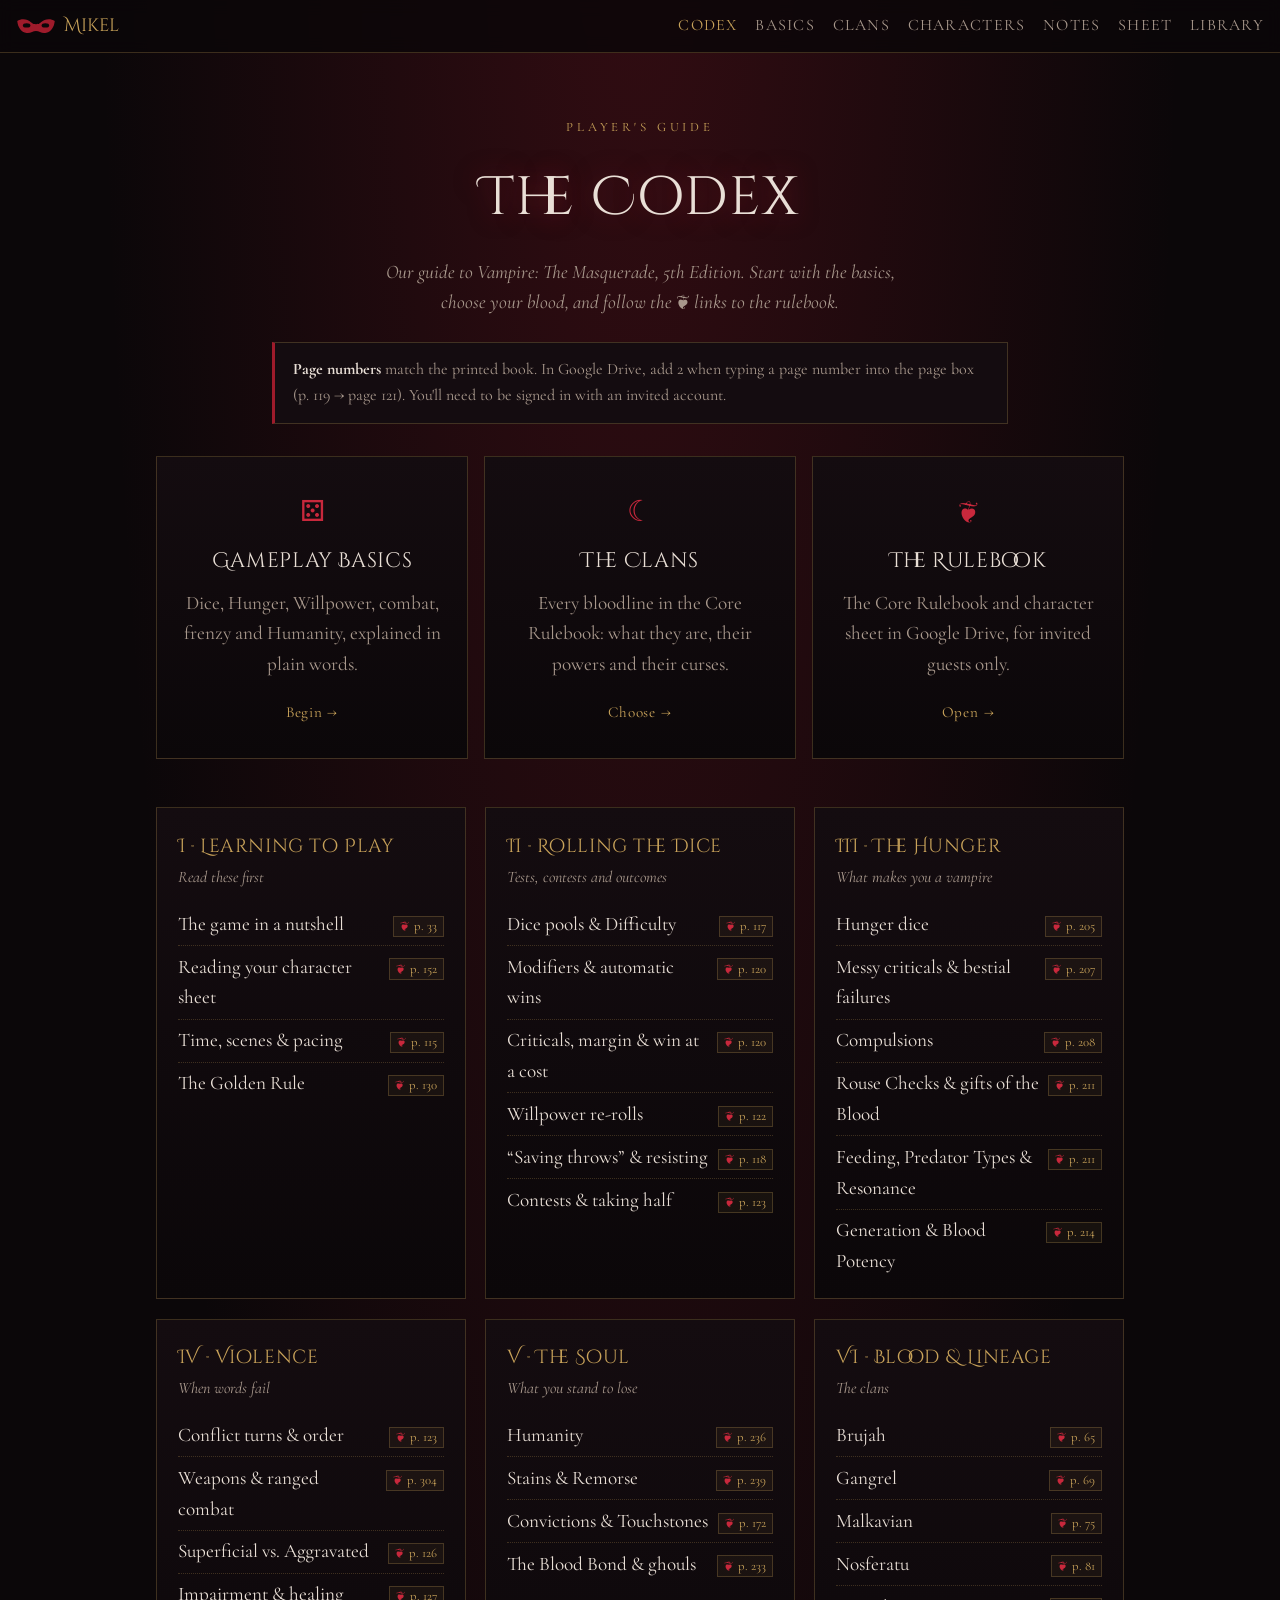
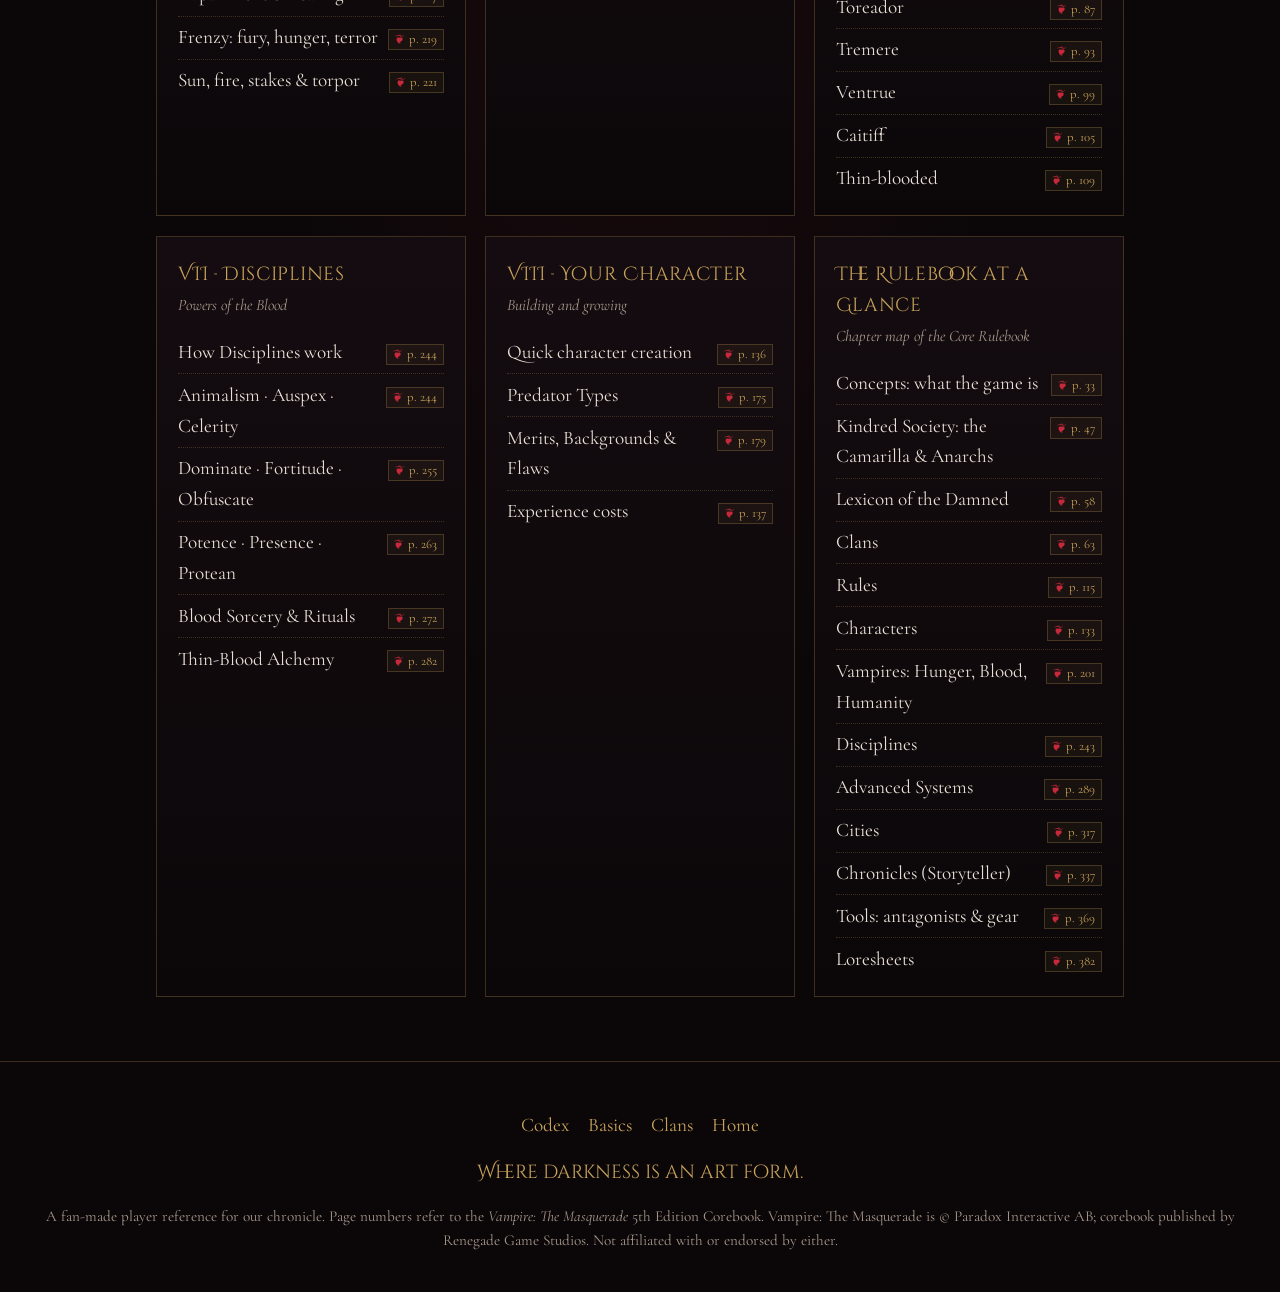
<file: codex/index.html>
<!doctype html>
<html lang="en">
<head>
<meta charset="utf-8">
<meta name="viewport" content="width=device-width, initial-scale=1">
<meta name="robots" content="noindex, nofollow, noarchive, nosnippet, noimageindex">
<title>The Codex · Mikel Vampire Masquerade</title>
<meta name="description" content="Table of contents for our Vampire: The Masquerade player guide: rules, clans, Disciplines and the rulebook chapter map.">
<meta name="theme-color" content="#0b0709">
<link rel="icon" href="/favicon.svg" type="image/svg+xml">
<link rel="preconnect" href="https://fonts.googleapis.com">
<link rel="preconnect" href="https://fonts.gstatic.com" crossorigin>
<link href="https://fonts.googleapis.com/css2?family=Cinzel+Decorative:wght@400;700&family=Cormorant+Garamond:ital,wght@0,400;0,600;1,400&display=swap" rel="stylesheet">
<link rel="stylesheet" href="/style.css">
</head>
<body>

<header class="nav">
  <a class="brand" href="/" aria-label="Mikel Vampire Masquerade, home">
    <svg class="mask" viewBox="0 0 64 28" aria-hidden="true"><path d="M2 6c6-4 16-4 22 2 3 3 5 3 8 3s5 0 8-3c6-6 16-6 22-2-1 10-6 18-15 19-6 1-10-3-15-3s-9 4-15 3C8 24 3 16 2 6Z"/><ellipse cx="17" cy="13" rx="6" ry="3.5" class="eye"/><ellipse cx="47" cy="13" rx="6" ry="3.5" class="eye"/></svg>
    <span>Mikel</span>
  </a>
  <nav aria-label="Main">
    <a href="/codex/" aria-current="page">Codex</a>
    <a href="/basics/">Basics</a>
    <a href="/clans/">Clans</a>
    <a href="/characters/">Characters</a>
    <a href="/notes/">Notes</a>
    <a href="/sheet/">Sheet</a>
    <a href="/#rulebook">Library</a>
  </nav>
</header>

<main id="top">
  <section class="page-head">
    <p class="kicker">Player's Guide</p>
    <h1>The Codex</h1>
    <p class="lede">Our guide to <i>Vampire: The Masquerade</i>, 5th Edition. Start with the basics, choose your blood, and follow the ❦ links to the rulebook.</p>
    <p class="note"><strong>Page numbers</strong> match the printed book. In Google Drive, add 2 when typing a page number into the page box (p. 119 → page 121). You'll need to be signed in with an invited account.</p>
  </section>

  <div class="wrap">

    <div class="big-links">
      <a class="card" href="/basics/">
        <span class="sigil" aria-hidden="true">⚄</span>
        <h3>Gameplay Basics</h3>
        <p>Dice, Hunger, Willpower, combat, frenzy and Humanity, explained in plain words.</p>
        <span class="more">Begin →</span>
      </a>
      <a class="card" href="/clans/">
        <span class="sigil" aria-hidden="true">☾</span>
        <h3>The Clans</h3>
        <p>Every bloodline in the Core Rulebook: what they are, their powers and their curses.</p>
        <span class="more">Choose →</span>
      </a>
      <a class="card" href="/#rulebook">
        <span class="sigil" aria-hidden="true">❦</span>
        <h3>The Rulebook</h3>
        <p>The Core Rulebook and character sheet in Google Drive, for invited guests only.</p>
        <span class="more">Open →</span>
      </a>
    </div>

    <div class="toc-grid">

      <section class="toc-card">
        <h2>I · Learning to Play</h2>
        <p class="sub">Read these first</p>
        <ol>
          <li><a href="/basics/#the-game">The game in a nutshell</a><a class="pg" data-p="33"></a></li>
          <li><a href="/basics/#sheet">Reading your character sheet</a><a class="pg" data-p="152"></a></li>
          <li><a href="/basics/#time">Time, scenes &amp; pacing</a><a class="pg" data-p="115"></a></li>
          <li><a href="/basics/#the-game">The Golden Rule</a><a class="pg" data-p="130"></a></li>
        </ol>
      </section>

      <section class="toc-card">
        <h2>II · Rolling the Dice</h2>
        <p class="sub">Tests, contests and outcomes</p>
        <ol>
          <li><a href="/basics/#rolling">Dice pools &amp; Difficulty</a><a class="pg" data-p="117"></a></li>
          <li><a href="/basics/#rolling">Modifiers &amp; automatic wins</a><a class="pg" data-p="120"></a></li>
          <li><a href="/basics/#results">Criticals, margin &amp; win at a cost</a><a class="pg" data-p="120"></a></li>
          <li><a href="/basics/#willpower">Willpower re-rolls</a><a class="pg" data-p="122"></a></li>
          <li><a href="/basics/#resisting">“Saving throws” &amp; resisting</a><a class="pg" data-p="118"></a></li>
          <li><a href="/basics/#contests">Contests &amp; taking half</a><a class="pg" data-p="123"></a></li>
        </ol>
      </section>

      <section class="toc-card">
        <h2>III · The Hunger</h2>
        <p class="sub">What makes you a vampire</p>
        <ol>
          <li><a href="/basics/#hunger">Hunger dice</a><a class="pg" data-p="205"></a></li>
          <li><a href="/basics/#hunger">Messy criticals &amp; bestial failures</a><a class="pg" data-p="207"></a></li>
          <li><a href="/basics/#hunger">Compulsions</a><a class="pg" data-p="208"></a></li>
          <li><a href="/basics/#rouse">Rouse Checks &amp; gifts of the Blood</a><a class="pg" data-p="211"></a></li>
          <li><a href="/basics/#feeding">Feeding, Predator Types &amp; Resonance</a><a class="pg" data-p="211"></a></li>
          <li><a href="/basics/#potency">Generation &amp; Blood Potency</a><a class="pg" data-p="214"></a></li>
        </ol>
      </section>

      <section class="toc-card">
        <h2>IV · Violence</h2>
        <p class="sub">When words fail</p>
        <ol>
          <li><a href="/basics/#conflict">Conflict turns &amp; order</a><a class="pg" data-p="123"></a></li>
          <li><a href="/basics/#conflict">Weapons &amp; ranged combat</a><a class="pg" data-p="304"></a></li>
          <li><a href="/basics/#damage">Superficial vs. Aggravated</a><a class="pg" data-p="126"></a></li>
          <li><a href="/basics/#damage">Impairment &amp; healing</a><a class="pg" data-p="127"></a></li>
          <li><a href="/basics/#frenzy">Frenzy: fury, hunger, terror</a><a class="pg" data-p="219"></a></li>
          <li><a href="/basics/#dangers">Sun, fire, stakes &amp; torpor</a><a class="pg" data-p="221"></a></li>
        </ol>
      </section>

      <section class="toc-card">
        <h2>V · The Soul</h2>
        <p class="sub">What you stand to lose</p>
        <ol>
          <li><a href="/basics/#humanity">Humanity</a><a class="pg" data-p="236"></a></li>
          <li><a href="/basics/#humanity">Stains &amp; Remorse</a><a class="pg" data-p="239"></a></li>
          <li><a href="/basics/#humanity">Convictions &amp; Touchstones</a><a class="pg" data-p="172"></a></li>
          <li><a href="/basics/#bond">The Blood Bond &amp; ghouls</a><a class="pg" data-p="233"></a></li>
        </ol>
      </section>

      <section class="toc-card">
        <h2>VI · Blood &amp; Lineage</h2>
        <p class="sub">The clans</p>
        <ol>
          <li><a href="/clans/#brujah">Brujah</a><a class="pg" data-p="65"></a></li>
          <li><a href="/clans/#gangrel">Gangrel</a><a class="pg" data-p="69"></a></li>
          <li><a href="/clans/#malkavian">Malkavian</a><a class="pg" data-p="75"></a></li>
          <li><a href="/clans/#nosferatu">Nosferatu</a><a class="pg" data-p="81"></a></li>
          <li><a href="/clans/#toreador">Toreador</a><a class="pg" data-p="87"></a></li>
          <li><a href="/clans/#tremere">Tremere</a><a class="pg" data-p="93"></a></li>
          <li><a href="/clans/#ventrue">Ventrue</a><a class="pg" data-p="99"></a></li>
          <li><a href="/clans/#caitiff">Caitiff</a><a class="pg" data-p="105"></a></li>
          <li><a href="/clans/#thin-blood">Thin-blooded</a><a class="pg" data-p="109"></a></li>
        </ol>
      </section>

      <section class="toc-card">
        <h2>VII · Disciplines</h2>
        <p class="sub">Powers of the Blood</p>
        <ol>
          <li><a href="/basics/#disciplines">How Disciplines work</a><a class="pg" data-p="244"></a></li>
          <li><a href="/clans/#disciplines">Animalism · Auspex · Celerity</a><a class="pg" data-p="244"></a></li>
          <li><a href="/clans/#disciplines">Dominate · Fortitude · Obfuscate</a><a class="pg" data-p="255"></a></li>
          <li><a href="/clans/#disciplines">Potence · Presence · Protean</a><a class="pg" data-p="263"></a></li>
          <li><a href="/clans/#disciplines">Blood Sorcery &amp; Rituals</a><a class="pg" data-p="272"></a></li>
          <li><a href="/clans/#disciplines">Thin-Blood Alchemy</a><a class="pg" data-p="282"></a></li>
        </ol>
      </section>

      <section class="toc-card">
        <h2>VIII · Your Character</h2>
        <p class="sub">Building and growing</p>
        <ol>
          <li><a href="/basics/#creation">Quick character creation</a><a class="pg" data-p="136"></a></li>
          <li><a href="/basics/#feeding">Predator Types</a><a class="pg" data-p="175"></a></li>
          <li><a href="/basics/#sheet">Merits, Backgrounds &amp; Flaws</a><a class="pg" data-p="179"></a></li>
          <li><a href="/basics/#xp">Experience costs</a><a class="pg" data-p="137"></a></li>
        </ol>
      </section>

      <section class="toc-card">
        <h2>The Rulebook at a Glance</h2>
        <p class="sub">Chapter map of the Core Rulebook</p>
        <ol>
          <li><span>Concepts: what the game is</span><a class="pg" data-p="33"></a></li>
          <li><span>Kindred Society: the Camarilla &amp; Anarchs</span><a class="pg" data-p="47"></a></li>
          <li><span>Lexicon of the Damned</span><a class="pg" data-p="58"></a></li>
          <li><span>Clans</span><a class="pg" data-p="63"></a></li>
          <li><span>Rules</span><a class="pg" data-p="115"></a></li>
          <li><span>Characters</span><a class="pg" data-p="133"></a></li>
          <li><span>Vampires: Hunger, Blood, Humanity</span><a class="pg" data-p="201"></a></li>
          <li><span>Disciplines</span><a class="pg" data-p="243"></a></li>
          <li><span>Advanced Systems</span><a class="pg" data-p="289"></a></li>
          <li><span>Cities</span><a class="pg" data-p="317"></a></li>
          <li><span>Chronicles (Storyteller)</span><a class="pg" data-p="337"></a></li>
          <li><span>Tools: antagonists &amp; gear</span><a class="pg" data-p="369"></a></li>
          <li><span>Loresheets</span><a class="pg" data-p="382"></a></li>
        </ol>
      </section>

    </div>
  </div>
</main>

<footer>
  <div class="footer-links"><a href="/codex/">Codex</a><a href="/basics/">Basics</a><a href="/clans/">Clans</a><a href="/">Home</a></div>
  <p class="motto">Where darkness is an art form.</p>
  <p class="copy">A fan-made player reference for our chronicle. Page numbers refer to the <i>Vampire: The Masquerade</i> 5th Edition Corebook. Vampire: The Masquerade is © Paradox Interactive AB; corebook published by Renegade Game Studios. Not affiliated with or endorsed by either.</p>
</footer>
<script src="/codex.js"></script>
</body>
</html>
</file>
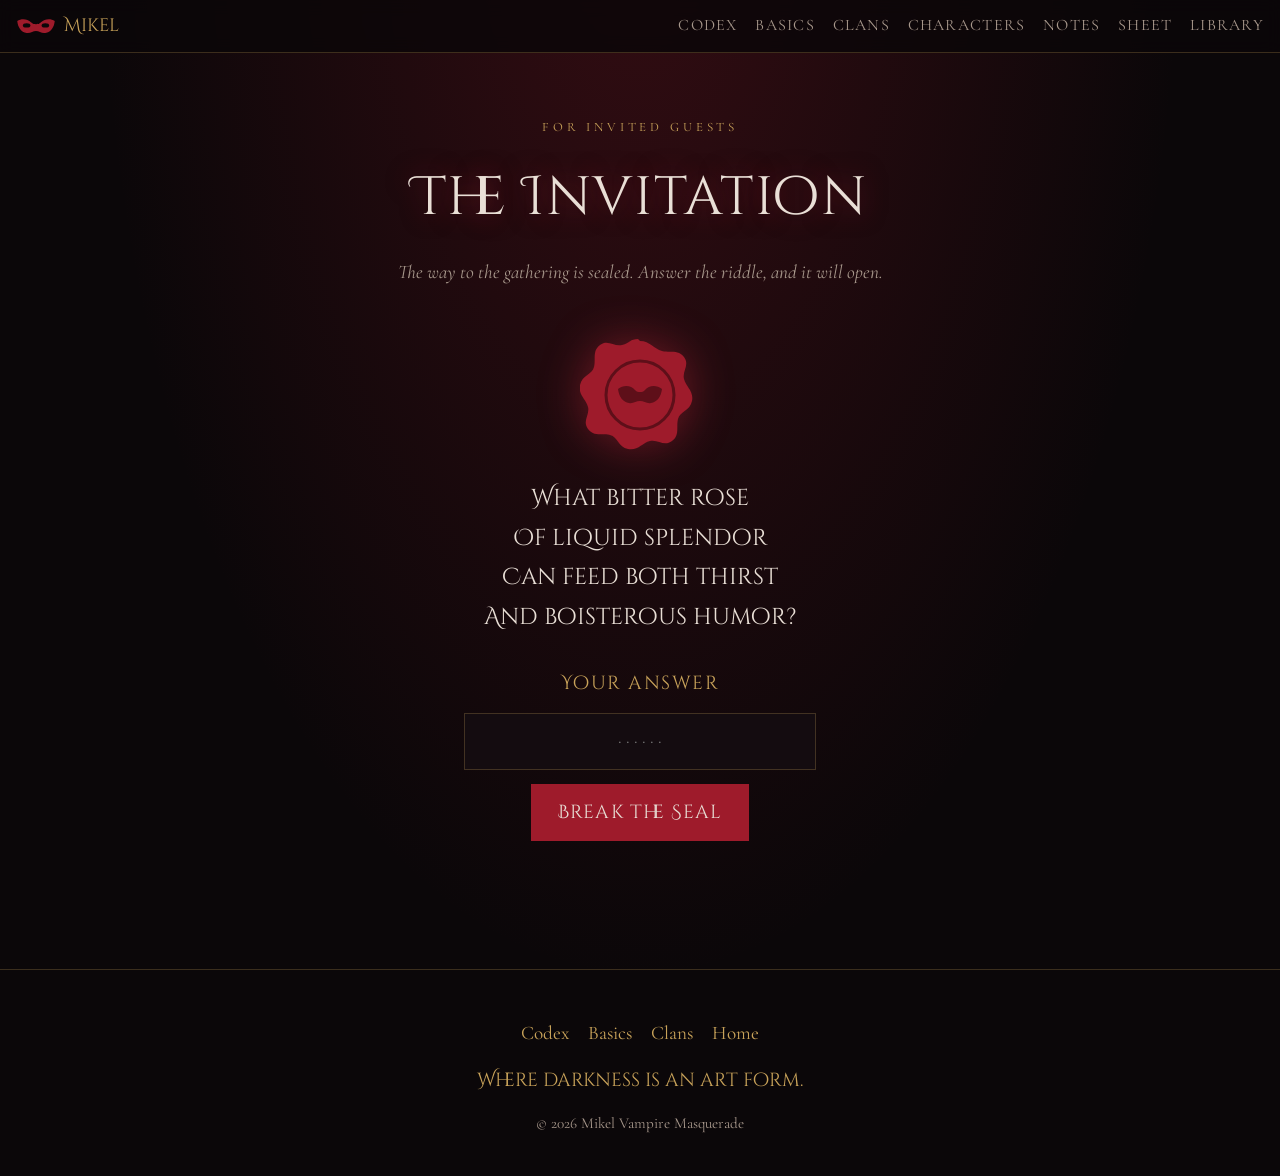
<file: invitation/index.html>
<!doctype html>
<html lang="en">
<head>
<meta charset="utf-8">
<meta name="viewport" content="width=device-width, initial-scale=1">
<title>The Invitation · Mikel Vampire Masquerade</title>
<meta name="robots" content="noindex, nofollow, noarchive, nosnippet, noimageindex">
<meta name="googlebot" content="noindex, nofollow, noarchive, nosnippet">
<meta name="referrer" content="no-referrer">
<meta name="theme-color" content="#0b0709">
<link rel="icon" href="/favicon.svg" type="image/svg+xml">
<link rel="preconnect" href="https://fonts.googleapis.com">
<link rel="preconnect" href="https://fonts.gstatic.com" crossorigin>
<link href="https://fonts.googleapis.com/css2?family=Cinzel+Decorative:wght@400;700&family=Cormorant+Garamond:ital,wght@0,400;0,600;1,400&display=swap" rel="stylesheet">
<link rel="stylesheet" href="/style.css">
<style>
  .seal-wrap { max-width: 34rem; margin: 0 auto; padding: 1rem 16px 5rem; text-align: center; }
  .seal { width: 120px; height: 120px; margin: 0 auto 1.5rem; display: block; filter: drop-shadow(0 0 22px rgba(200,40,60,.45)); }
  .gate { display: flex; flex-direction: column; gap: .9rem; align-items: center; }
  .gate label { font-family: var(--display); color: var(--gold); letter-spacing: .08em; }
  .gate input {
    width: 100%; max-width: 22rem; padding: .8rem 1rem; font: inherit; font-size: 1.15rem; text-align: center;
    background: var(--bg-2); color: var(--ink); border: 1px solid var(--line); outline: none;
  }
  .gate input:focus { border-color: var(--gold); }
  .gate .btn { cursor: pointer; font: inherit; font-family: var(--display); }
  .msg { min-height: 1.6em; color: var(--blood-bright); font-style: italic; margin: .2rem 0 0; }
  .revealed { text-align: left; border: 1px solid var(--line); border-top: 3px solid var(--blood); background: var(--bg-2); padding: 1.6rem 1.5rem; margin-top: 1rem; }
  .revealed h2 { font-size: 1.5rem; color: var(--gold); text-align: center; margin-bottom: 1rem; }
  .revealed h3 { font-family: var(--display); font-weight: 400; color: var(--gold); font-size: .9rem; letter-spacing: .12em; text-transform: uppercase; margin: 1.2rem 0 .3rem; }
  .revealed p, .revealed address { margin: 0; font-style: normal; color: var(--ink); }
  .revealed a { color: var(--gold); }
  .forget { margin-top: 1.5rem; font-size: .95rem; color: var(--muted); background: none; border: 0; text-decoration: underline; cursor: pointer; font: inherit; }
  .riddle { font-family: var(--display); color: var(--ink); font-size: clamp(1.15rem, 4.5vw, 1.45rem); line-height: 1.7; margin: 0 0 1rem; font-style: normal; max-width: none; }
  [hidden] { display: none !important; }
</style>
</head>
<body>

<header class="nav">
  <a class="brand" href="/" aria-label="Mikel Vampire Masquerade, home">
    <svg class="mask" viewBox="0 0 64 28" aria-hidden="true"><path d="M2 6c6-4 16-4 22 2 3 3 5 3 8 3s5 0 8-3c6-6 16-6 22-2-1 10-6 18-15 19-6 1-10-3-15-3s-9 4-15 3C8 24 3 16 2 6Z"/><ellipse cx="17" cy="13" rx="6" ry="3.5" class="eye"/><ellipse cx="47" cy="13" rx="6" ry="3.5" class="eye"/></svg>
    <span>Mikel</span>
  </a>
  <nav aria-label="Main">
    <a href="/codex/">Codex</a>
    <a href="/basics/">Basics</a>
    <a href="/clans/">Clans</a>
    <a href="/characters/">Characters</a>
    <a href="/notes/">Notes</a>
    <a href="/sheet/">Sheet</a>
    <a href="/#rulebook">Library</a>
  </nav>
</header>

<main id="top">
  <section class="page-head">
    <p class="kicker">For invited guests</p>
    <h1>The Invitation</h1>
    <p class="lede">The way to the gathering is sealed. Answer the riddle, and it will open.</p>
  </section>

  <div class="seal-wrap">
    <svg class="seal" viewBox="0 0 120 120" aria-hidden="true">
      <path d="M60 6c10 0 14 8 22 10s16-2 22 6-2 14 0 22 10 12 8 22-12 10-14 18 2 16-6 22-14-2-22 0-12 10-22 8-10-12-18-14-16 2-22-6 2-14 0-22-10-12-8-22 12-10 14-18-2-16 6-22 14 2 22 0 8-6 16-6Z" fill="#9e1b2b"/>
      <circle cx="60" cy="60" r="34" fill="none" stroke="#5e0f19" stroke-width="3"/>
      <path d="M38 54c5-4 13-4 17 1 2 2 3 2 5 2s3 0 5-2c4-5 12-5 17-1-1 8-5 13-11 14-4 1-7-2-11-2s-7 3-11 2c-6-1-10-6-11-14Z" fill="#5e0f19"/>
    </svg>

    <form class="gate" id="gate" autocomplete="off">
      <blockquote class="riddle">What bitter rose<br>Of liquid splendor<br>Can feed both thirst<br>And boisterous humor?</blockquote>
      <label for="word">Your answer</label>
      <input id="word" name="word" type="password" required autocapitalize="none" spellcheck="false" placeholder="· · · · · ·">
      <button class="btn primary" type="submit" id="open">Break the Seal</button>
      <p class="msg" id="msg" role="status" aria-live="polite"></p>
    </form>

    <div id="out" hidden>
      <div class="revealed" id="content"></div>
      <button class="forget" id="forget" type="button">Seal it again on this device</button>
    </div>

    <noscript><p class="msg">This page needs JavaScript to open the seal.</p></noscript>
  </div>
</main>

<footer>
  <div class="footer-links"><a href="/codex/">Codex</a><a href="/basics/">Basics</a><a href="/clans/">Clans</a><a href="/">Home</a></div>
  <p class="motto">Where darkness is an art form.</p>
  <p class="copy">© 2026 Mikel Vampire Masquerade</p>
</footer>

<script>
// The details below are encrypted (AES-256-GCM, key from the passphrase via PBKDF2-SHA256).
// Without the word, this is unreadable — to people, search engines and anyone reading the source.
var SEALED = {"iter": 600000, "salt": "tNRBG0Xd5mFOAyMu4/fekA==", "iv": "OxZPtYGKg2Zc9Iaj", "ct": "pLMXcFhvaPW2zFrHOegNmCIKFyJGUzfolzEvVlMjOGh+tQorXA4fDQ5WF2oLTbVmhi1yfs5MlkaHJSZ/7mABqgpNZ3RSOjvjpGJEjYn1hTTdXy482FWr+j79/FW1ndZy4wp0uXhIPKCkS/3Yl4QJKdW75/tooyPXIxYGrHG9dCuyeQfMGlDrv/l76y5epjpZDEDTrN1VdzYjYvm8MGBc4Vq+0gw54lvGBupzV55BI/Ccc3H73y5fjimz4+rqT+sI6Odq6fJ4Tl9q2W0PNqm6AuT7XicIFnsD5NyKZ1lrFqw5mb1kDvZ2QlLxpIwAbjF3dzoSO2tMtSbfb0Thnr5/A2N9R88hMPw6xH+UsUYRVGo0bnqm5w8RZTrBg1HYcx5BmhGnldyOQ6YMs6bGTcxtDb+pc8Vk3zgRBU5Lw2C3PveWm5G6xJZirfOZbjTLqdZtC5Ip2QPtKr+dFtvWGOOpP3j2SuFa7EIfDE0I5n3St9CkTlAU/Kg9LxTyp0gtEmdra0xVx0GvXHwcFdboEQK4ffcC2bIaPVDxJsfRKlRmrJgNLnU0g9dptyA2Rjn+5W0Ed2M3A858K3DL6wMQ7Kw6JOtCl8G+uy7Qb6xTk95JVAQgUpl29ctWQRJOAFrjnMzEza2bmQ/SlrqZvrz7E3R6fPZgKMl+vJXqSjyPukIWvpMCTPF1NtHRSL83nCOsO/m1rj1gd11I2xHD8+jDWiXge8FAg43tTe8qLAJTCid4ddAkOnwgkFw7kiEQc5FvUMbw7JcXQy1pysl6zPONZhOZjf1E+j8s+FBtOsCe8S6bqKAUFGKkXe8uVqMAODWiV4fML7rgmlYLziGXpHOOaQmBKo23sdhHbQ5JuYg9JF6lsW1YzqHTdo7/o3rC1xC9wVlGgunv1TOiY7Sk1tB8gm9hHnqf4tQVbck1OmwBTkXYjw6l1dDUspccJ2OWRskVrmqJa9ZUkbIkJvQl8TL9dRxJsG2uhv5FjG0Rw7CQo8lzC3N4iB8LsWZRaxkVncYCq4UxrjVjV5BcKr+cjDIPMy5iRKFdwAAV+HYYbDP62k2rD2/y/QzITNhQ2XiCjj7ZzdYZxlz8uk6y43IVxlrWgXYX6OY+m+S9wfUHmhROyfM7zJGyIrEU4ryPf5aBxhUq/IqEJ3Dhm5Jp3+ZkTijGnrzcElpix35LE+1JEBjbpNP+mbvEyv5L5ngOjinjX5Rjt3d5Wltvbdni640nLb5HTphU95aOfyG1Q6dX8eq3zA4Vk+C6FIB+Ooz7oC0UMwIhwT+gnt8mP8wMzFSKjYwLYxbrnDAT/d7Gmi6E57RqJi/1IkXQ109TLhk1fROCE2jXu0vzJqjyGmQ8r06hrSnrY5coniZOnzEo7B5By+LreurRQ81AGLYJM7gN+nkK7MjYvS8/8IUQ/tw9+Mw/zLRPe8Z0bgbeIotyJH4cSthwCssLKeEhasnqEgADA50G7KyVYgheKHntbBxDm2g/McnfwC9IKpr0J0wAIfWVjANhVfEVcosHRu1cpfOhIv9iXZFGMJPTQe73fgiDEVWj5AtVD2mjEG8IxarjuDovZ69PXu1+M/qlLCyWQpF4vWr4+mCwbfH+KDbjl0PazWU8UuhNPSOsjUSjwsYF4uVDqif/Jg6/PRjDZJq+IOYa5nk76HDWiw9j//KbVUk300Cp1G5/[base64]/jpQtQh0olmiGmYwI3wzw=="};

(function () {
  var form = document.getElementById("gate"), input = document.getElementById("word"),
      msg = document.getElementById("msg"), out = document.getElementById("out"),
      content = document.getElementById("content"), btn = document.getElementById("open");
  var KEY = "mvm-word";
  function b64(s) { return Uint8Array.from(atob(s), function (c) { return c.charCodeAt(0); }); }
  async function unseal(word) {
    var enc = new TextEncoder();
    var base = await crypto.subtle.importKey("raw", enc.encode(word.trim().toLowerCase()), "PBKDF2", false, ["deriveKey"]);
    var key = await crypto.subtle.deriveKey(
      { name: "PBKDF2", salt: b64(SEALED.salt), iterations: SEALED.iter, hash: "SHA-256" },
      base, { name: "AES-GCM", length: 256 }, false, ["decrypt"]);
    var plain = await crypto.subtle.decrypt({ name: "AES-GCM", iv: b64(SEALED.iv) }, key, b64(SEALED.ct));
    return new TextDecoder().decode(plain);
  }
  async function attempt(word, quiet) {
    if (!SEALED.ct) { msg.textContent = "Invitations are not open yet."; return; }
    btn.disabled = true; msg.textContent = quiet ? "" : "The seal stirs…";
    try {
      content.innerHTML = await unseal(word);
      form.hidden = true; out.hidden = false; msg.textContent = "";
      try { sessionStorage.setItem(KEY, word); } catch (e) {}
    } catch (e) {
      msg.textContent = quiet ? "" : "The seal holds. That is not the answer.";
      try { sessionStorage.removeItem(KEY); } catch (e2) {}
    } finally { btn.disabled = false; }
  }
  form.addEventListener("submit", function (e) { e.preventDefault(); attempt(input.value, false); });
  document.getElementById("forget").addEventListener("click", function () {
    try { sessionStorage.removeItem(KEY); } catch (e) {}
    content.innerHTML = ""; out.hidden = true; form.hidden = false; input.value = ""; input.focus();
  });
  try { var saved = sessionStorage.getItem(KEY); if (saved) attempt(saved, true); } catch (e) {}
})();
</script>
</body>
</html>
</file>
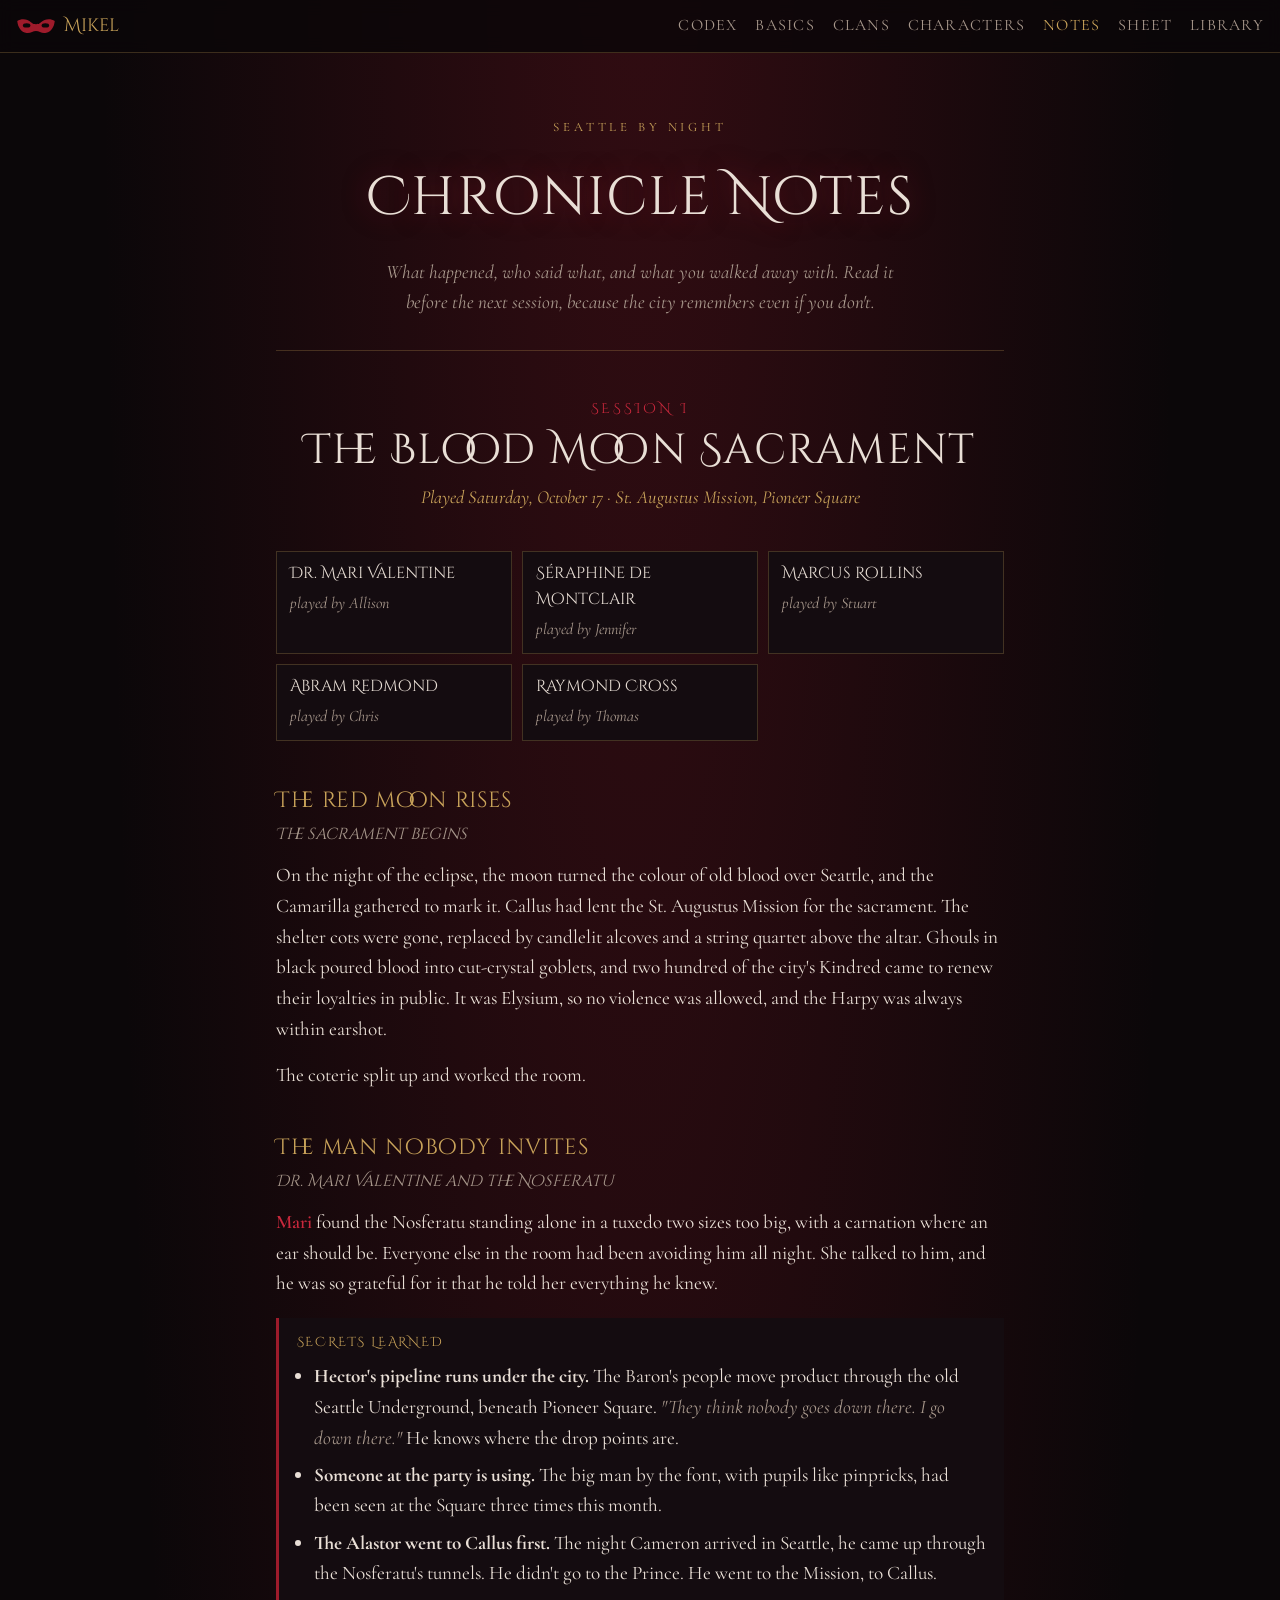
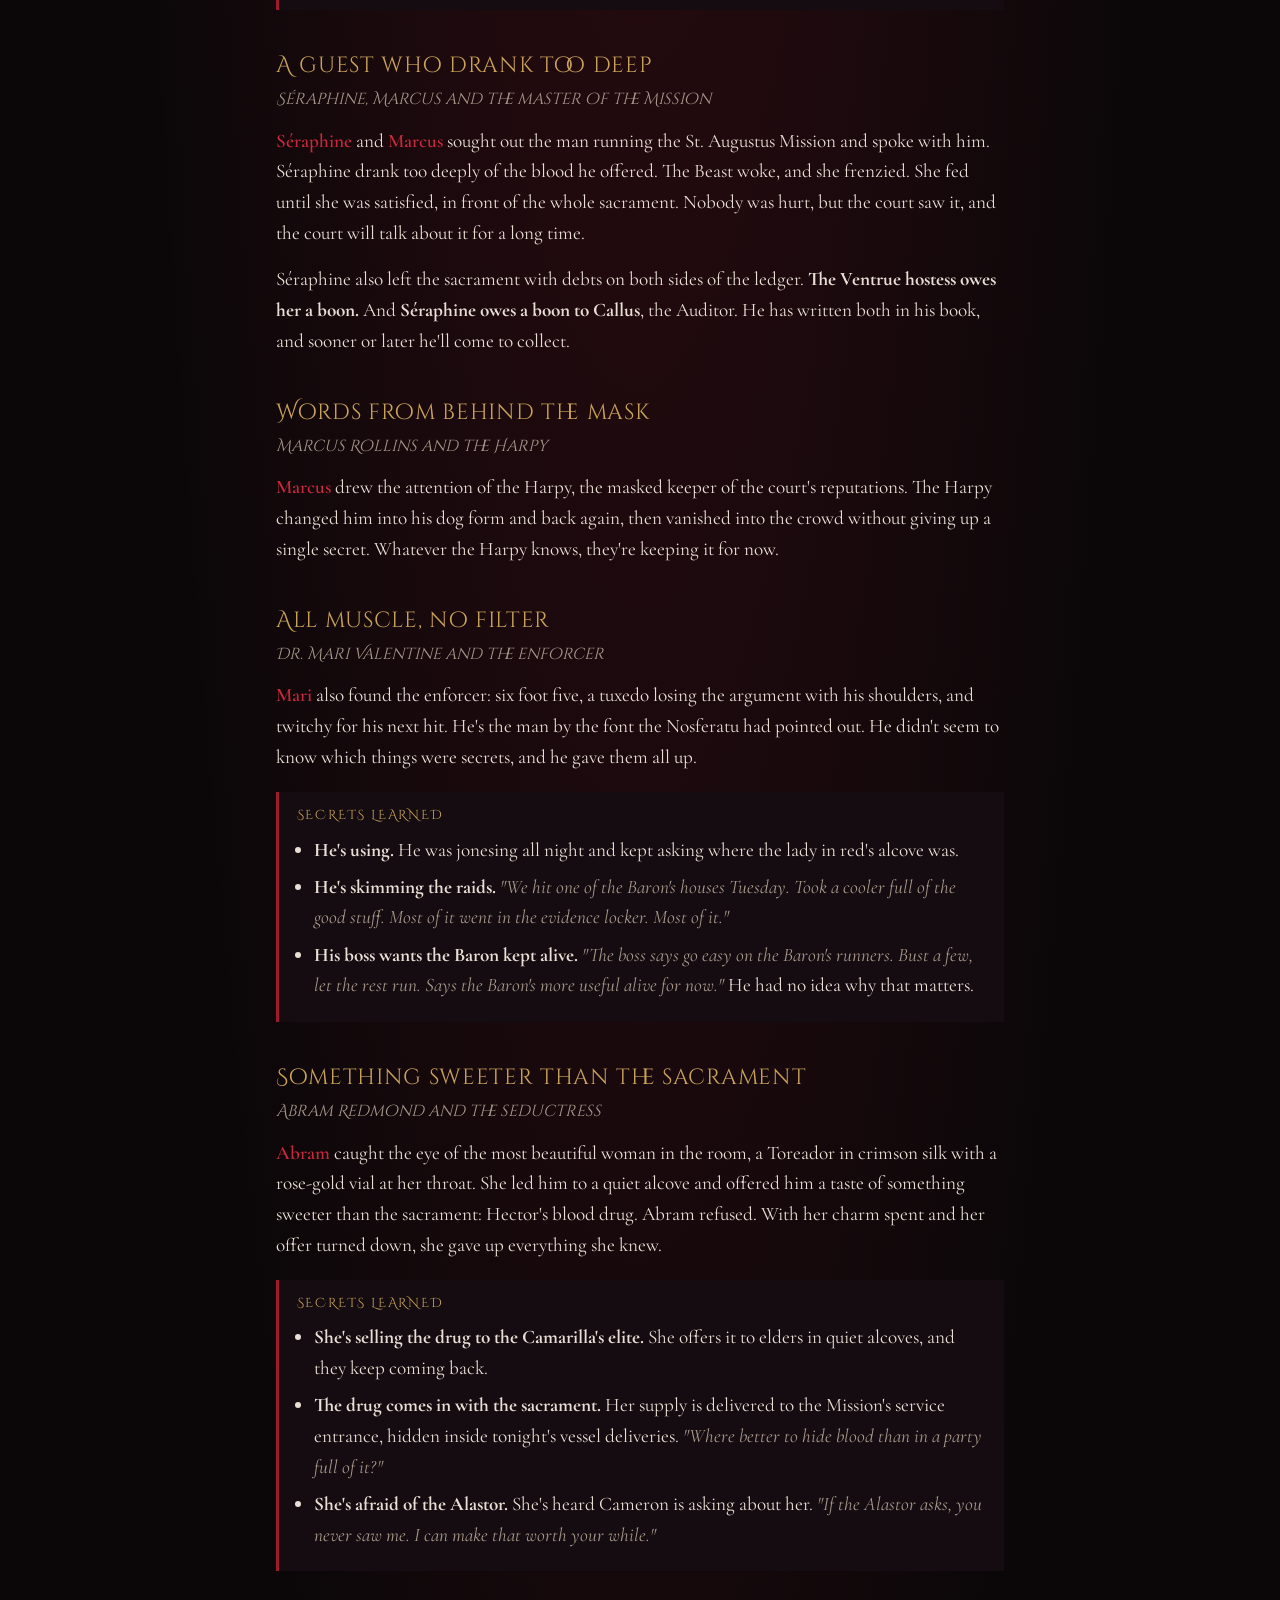
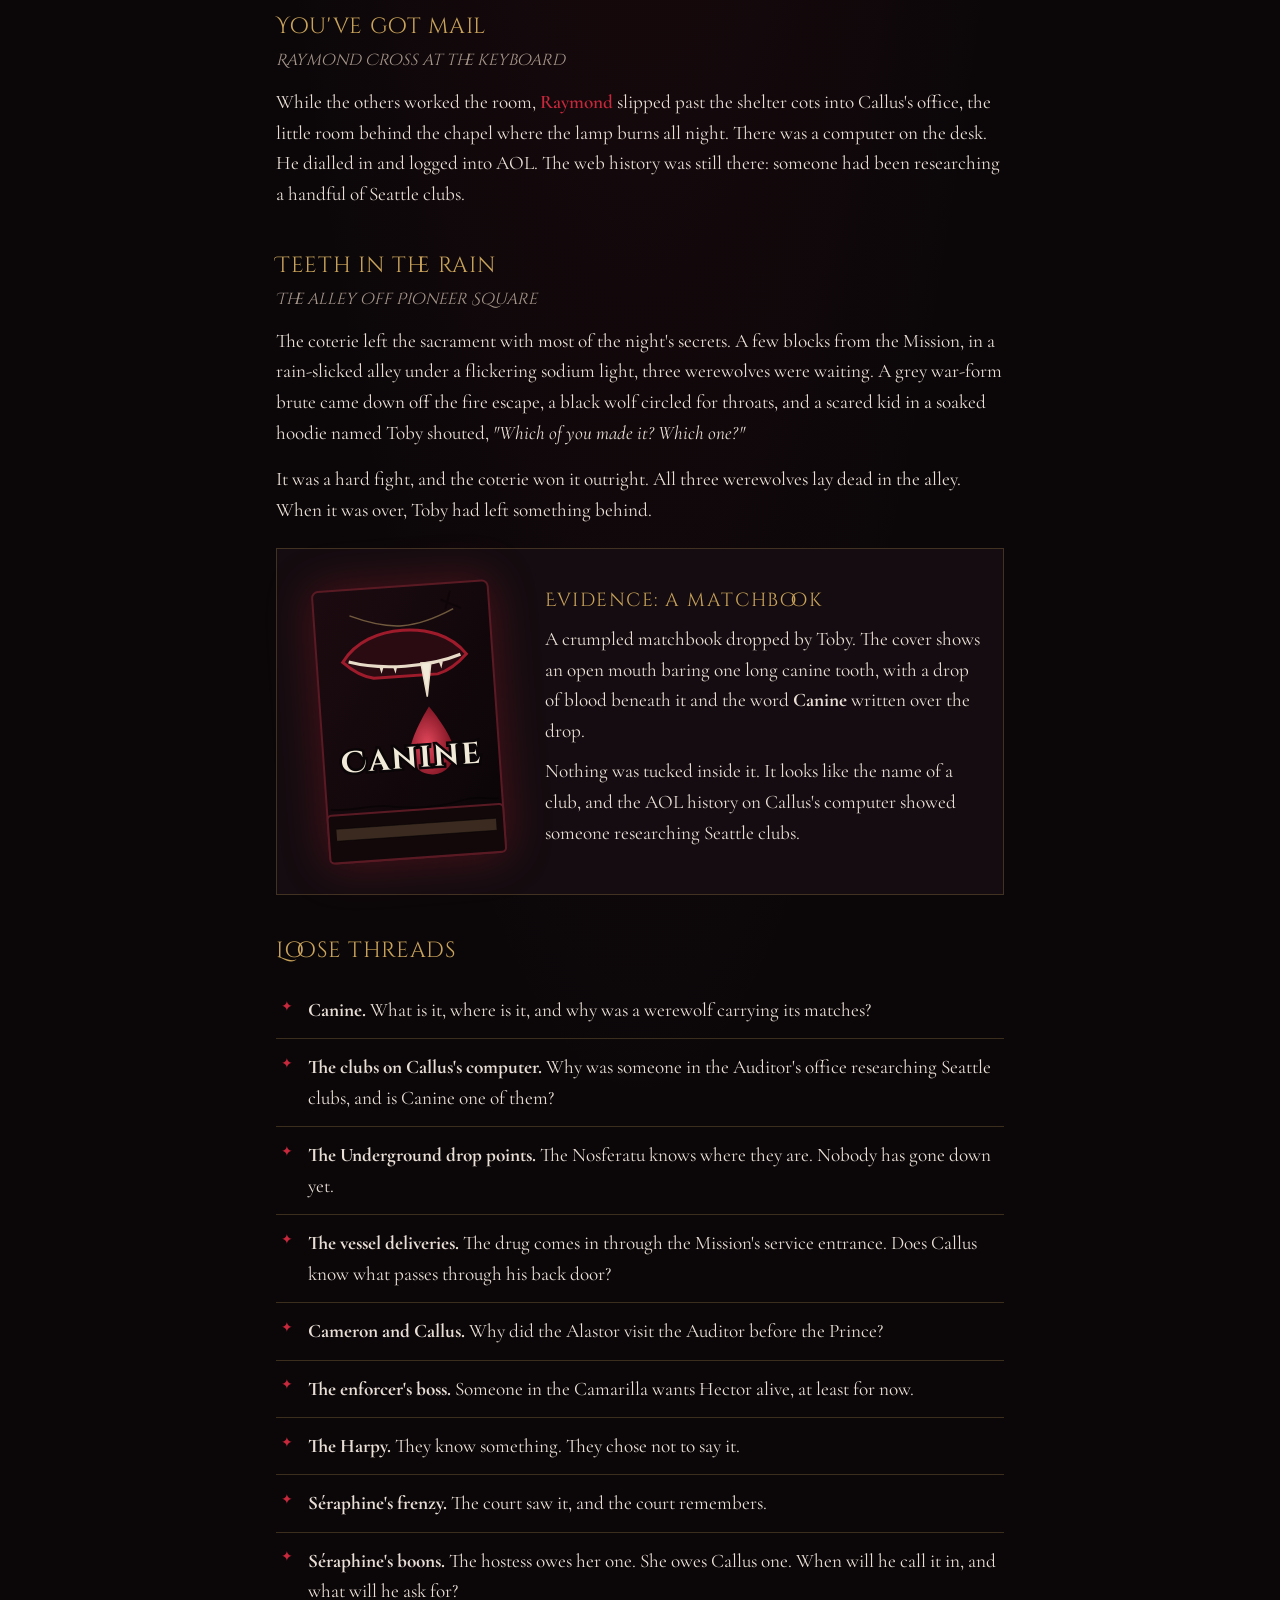
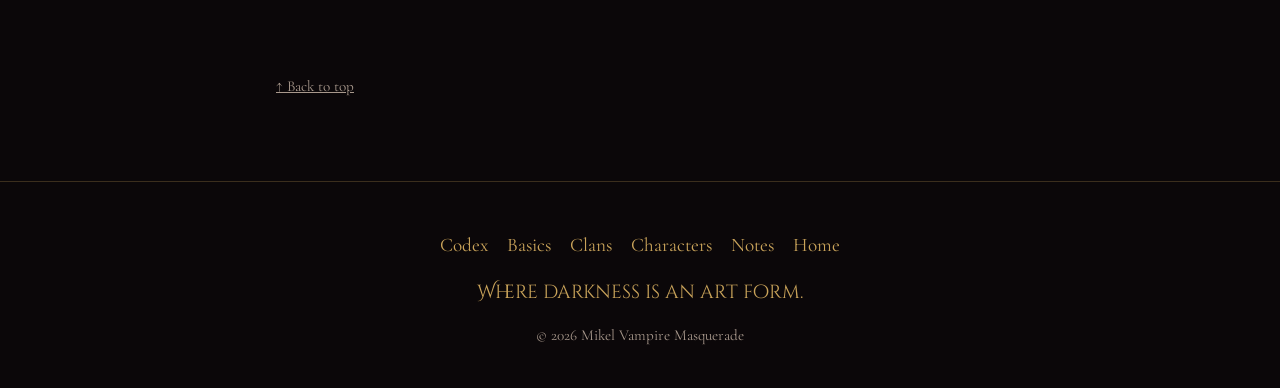
<file: notes/index.html>
<!doctype html>
<html lang="en">
<head>
<meta charset="utf-8">
<meta name="viewport" content="width=device-width, initial-scale=1">
<meta name="robots" content="noindex, nofollow, noarchive, nosnippet, noimageindex">
<title>Chronicle Notes · Mikel Vampire Masquerade</title>
<meta name="theme-color" content="#0b0709">
<link rel="icon" href="/favicon.svg" type="image/svg+xml">
<link rel="preconnect" href="https://fonts.googleapis.com">
<link rel="preconnect" href="https://fonts.gstatic.com" crossorigin>
<link href="https://fonts.googleapis.com/css2?family=Cinzel+Decorative:wght@400;700&family=Cormorant+Garamond:ital,wght@0,400;0,600;1,400&display=swap" rel="stylesheet">
<link rel="stylesheet" href="/style.css">
<style>
  .chronicle { max-width: 760px; margin: 0 auto; padding: 0 16px 4rem; }
  .session { border-top: 1px solid var(--line); padding: 3rem 0 1rem; }
  .session-head { text-align: center; margin-bottom: 2.4rem; }
  .session-head .num { font-family: var(--display); color: var(--blood-bright); letter-spacing: .2em; text-transform: uppercase; font-size: .85rem; margin: 0; }
  .session-head h2 { font-size: clamp(1.8rem, 5.5vw, 2.6rem); color: var(--ink); line-height: 1.15; margin: .4rem 0 .5rem; }
  .session-head .when { font-style: italic; color: var(--gold); margin: 0; font-size: 1.15rem; }
  .coterie { display: grid; gap: .6rem; grid-template-columns: repeat(auto-fit, minmax(200px, 1fr)); margin: 0 0 2.6rem; padding: 0; list-style: none; }
  .coterie li { border: 1px solid var(--line); background: var(--bg-2); padding: .6rem .8rem; }
  .coterie b { display: block; font-family: var(--display); font-weight: 400; color: var(--ink); font-size: 1rem; }
  .coterie span { color: var(--muted); font-size: 1rem; font-style: italic; }
  .scene { margin: 0 0 2.4rem; }
  .scene h3 { font-family: var(--display); font-weight: 400; color: var(--gold); font-size: clamp(1.15rem, 3.6vw, 1.4rem); margin: 0 0 .8rem; }
  .scene h3 small { display: block; font-family: var(--serif, inherit); font-style: italic; color: var(--muted); font-size: 1rem; letter-spacing: 0; margin-top: .2rem; }
  .scene p { margin: 0 0 1rem; }
  .scene .who { color: var(--blood-bright); font-weight: 600; }
  .secrets { border-left: 3px solid var(--blood); background: var(--bg-2); padding: .9rem 1.1rem; margin: 1.2rem 0 0; }
  .secrets h4 { font-family: var(--display); font-weight: 400; font-size: .8rem; letter-spacing: .14em; text-transform: uppercase; color: var(--gold); margin: 0 0 .5rem; }
  .secrets ul { margin: 0; padding-left: 1.1rem; }
  .secrets li { margin: .4rem 0; }
  .secrets li i { color: var(--muted); }
  .clue { display: grid; gap: 1.6rem; grid-template-columns: 1fr; align-items: center; border: 1px solid var(--line); background: var(--bg-2); padding: 1.4rem; margin: 1.4rem 0 0; }
  @media (min-width: 640px) { .clue { grid-template-columns: 220px 1fr; } }
  .clue svg { width: 100%; max-width: 220px; height: auto; margin: 0 auto; display: block; filter: drop-shadow(0 0 22px rgba(158,27,43,.4)); }
  .clue h4 { font-family: var(--display); font-weight: 400; color: var(--gold); margin: 0 0 .5rem; letter-spacing: .08em; }
  .clue p { margin: 0 0 .6rem; }
  .threads { list-style: none; padding: 0; margin: 0; }
  .threads li { padding: .8rem 0 .8rem 2rem; border-bottom: 1px solid var(--line); position: relative; }
  .threads li::before { content: "✦"; position: absolute; left: .3rem; top: .85rem; color: var(--blood-bright); font-size: .85rem; }
  .threads li:last-child { border-bottom: 0; }
</style>
</head>
<body>

<header class="nav">
  <a class="brand" href="/" aria-label="Mikel Vampire Masquerade, home">
    <svg class="mask" viewBox="0 0 64 28" aria-hidden="true"><path d="M2 6c6-4 16-4 22 2 3 3 5 3 8 3s5 0 8-3c6-6 16-6 22-2-1 10-6 18-15 19-6 1-10-3-15-3s-9 4-15 3C8 24 3 16 2 6Z"/><ellipse cx="17" cy="13" rx="6" ry="3.5" class="eye"/><ellipse cx="47" cy="13" rx="6" ry="3.5" class="eye"/></svg>
    <span>Mikel</span>
  </a>
  <nav aria-label="Main">
    <a href="/codex/">Codex</a>
    <a href="/basics/">Basics</a>
    <a href="/clans/">Clans</a>
    <a href="/characters/">Characters</a>
    <a href="/notes/" aria-current="page">Notes</a>
    <a href="/sheet/">Sheet</a>
    <a href="/#rulebook">Library</a>
  </nav>
</header>

<main id="top">
  <section class="page-head">
    <p class="kicker">Seattle by Night</p>
    <h1>Chronicle Notes</h1>
    <p class="lede">What happened, who said what, and what you walked away with. Read it before the next session, because the city remembers even if you don't.</p>
  </section>

  <div class="chronicle">

    <article class="session" id="session-1">
      <header class="session-head">
        <p class="num">Session I</p>
        <h2>The Blood Moon Sacrament</h2>
        <p class="when">Played Saturday, October 17 · St. Augustus Mission, Pioneer Square</p>
      </header>

      <ul class="coterie" aria-label="The coterie">
        <li><b>Dr. Mari Valentine</b><span>played by Allison</span></li>
        <li><b>Séraphine de Montclair</b><span>played by Jennifer</span></li>
        <li><b>Marcus Rollins</b><span>played by Stuart</span></li>
        <li><b>Abram Redmond</b><span>played by Chris</span></li>
        <li><b>Raymond Cross</b><span>played by Thomas</span></li>
      </ul>

      <section class="scene">
        <h3>The red moon rises<small>The sacrament begins</small></h3>
        <p>On the night of the eclipse, the moon turned the colour of old blood over Seattle, and the Camarilla gathered to mark it. Callus had lent the St. Augustus Mission for the sacrament. The shelter cots were gone, replaced by candlelit alcoves and a string quartet above the altar. Ghouls in black poured blood into cut-crystal goblets, and two hundred of the city's Kindred came to renew their loyalties in public. It was Elysium, so no violence was allowed, and the Harpy was always within earshot.</p>
        <p>The coterie split up and worked the room.</p>
      </section>

      <section class="scene">
        <h3>The man nobody invites<small>Dr. Mari Valentine and the Nosferatu</small></h3>
        <p><span class="who">Mari</span> found the Nosferatu standing alone in a tuxedo two sizes too big, with a carnation where an ear should be. Everyone else in the room had been avoiding him all night. She talked to him, and he was so grateful for it that he told her everything he knew.</p>
        <div class="secrets">
          <h4>Secrets learned</h4>
          <ul>
            <li><b>Hector's pipeline runs under the city.</b> The Baron's people move product through the old Seattle Underground, beneath Pioneer Square. <i>"They think nobody goes down there. I go down there."</i> He knows where the drop points are.</li>
            <li><b>Someone at the party is using.</b> The big man by the font, with pupils like pinpricks, had been seen at the Square three times this month.</li>
            <li><b>The Alastor went to Callus first.</b> The night Cameron arrived in Seattle, he came up through the Nosferatu's tunnels. He didn't go to the Prince. He went to the Mission, to Callus.</li>
          </ul>
        </div>
      </section>

      <section class="scene">
        <h3>A guest who drank too deep<small>Séraphine, Marcus and the master of the Mission</small></h3>
        <p><span class="who">Séraphine</span> and <span class="who">Marcus</span> sought out the man running the St. Augustus Mission and spoke with him. Séraphine drank too deeply of the blood he offered. The Beast woke, and she frenzied. She fed until she was satisfied, in front of the whole sacrament. Nobody was hurt, but the court saw it, and the court will talk about it for a long time.</p>
        <p>Séraphine also left the sacrament with debts on both sides of the ledger. <b>The Ventrue hostess owes her a boon.</b> And <b>Séraphine owes a boon to Callus</b>, the Auditor. He has written both in his book, and sooner or later he'll come to collect.</p>
      </section>

      <section class="scene">
        <h3>Words from behind the mask<small>Marcus Rollins and the Harpy</small></h3>
        <p><span class="who">Marcus</span> drew the attention of the Harpy, the masked keeper of the court's reputations. The Harpy changed him into his dog form and back again, then vanished into the crowd without giving up a single secret. Whatever the Harpy knows, they're keeping it for now.</p>
      </section>

      <section class="scene">
        <h3>All muscle, no filter<small>Dr. Mari Valentine and the enforcer</small></h3>
        <p><span class="who">Mari</span> also found the enforcer: six foot five, a tuxedo losing the argument with his shoulders, and twitchy for his next hit. He's the man by the font the Nosferatu had pointed out. He didn't seem to know which things were secrets, and he gave them all up.</p>
        <div class="secrets">
          <h4>Secrets learned</h4>
          <ul>
            <li><b>He's using.</b> He was jonesing all night and kept asking where the lady in red's alcove was.</li>
            <li><b>He's skimming the raids.</b> <i>"We hit one of the Baron's houses Tuesday. Took a cooler full of the good stuff. Most of it went in the evidence locker. Most of it."</i></li>
            <li><b>His boss wants the Baron kept alive.</b> <i>"The boss says go easy on the Baron's runners. Bust a few, let the rest run. Says the Baron's more useful alive for now."</i> He had no idea why that matters.</li>
          </ul>
        </div>
      </section>

      <section class="scene">
        <h3>Something sweeter than the sacrament<small>Abram Redmond and the seductress</small></h3>
        <p><span class="who">Abram</span> caught the eye of the most beautiful woman in the room, a Toreador in crimson silk with a rose-gold vial at her throat. She led him to a quiet alcove and offered him a taste of something sweeter than the sacrament: Hector's blood drug. Abram refused. With her charm spent and her offer turned down, she gave up everything she knew.</p>
        <div class="secrets">
          <h4>Secrets learned</h4>
          <ul>
            <li><b>She's selling the drug to the Camarilla's elite.</b> She offers it to elders in quiet alcoves, and they keep coming back.</li>
            <li><b>The drug comes in with the sacrament.</b> Her supply is delivered to the Mission's service entrance, hidden inside tonight's vessel deliveries. <i>"Where better to hide blood than in a party full of it?"</i></li>
            <li><b>She's afraid of the Alastor.</b> She's heard Cameron is asking about her. <i>"If the Alastor asks, you never saw me. I can make that worth your while."</i></li>
          </ul>
        </div>
      </section>

      <section class="scene">
        <h3>You've got mail<small>Raymond Cross at the keyboard</small></h3>
        <p>While the others worked the room, <span class="who">Raymond</span> slipped past the shelter cots into Callus's office, the little room behind the chapel where the lamp burns all night. There was a computer on the desk. He dialled in and logged into AOL. The web history was still there: someone had been researching a handful of Seattle clubs.</p>
      </section>

      <section class="scene">
        <h3>Teeth in the rain<small>The alley off Pioneer Square</small></h3>
        <p>The coterie left the sacrament with most of the night's secrets. A few blocks from the Mission, in a rain-slicked alley under a flickering sodium light, three werewolves were waiting. A grey war-form brute came down off the fire escape, a black wolf circled for throats, and a scared kid in a soaked hoodie named Toby shouted, <i>"Which of you made it? Which one?"</i></p>
        <p>It was a hard fight, and the coterie won it outright. All three werewolves lay dead in the alley. When it was over, Toby had left something behind.</p>

        <div class="clue">
          <svg viewBox="0 0 220 300" role="img" aria-label="A crumpled black matchbook. On the cover, an open mouth bares one long canine tooth with a drop of blood beneath it, and the word Canine is written over the drop">
            <defs>
              <linearGradient id="mb-cover" x1="0" y1="0" x2="1" y2="1"><stop offset="0" stop-color="#1c0b10"/><stop offset="1" stop-color="#0a0507"/></linearGradient>
              <radialGradient id="mb-drop" cx="40%" cy="55%" r="60%"><stop offset="0" stop-color="#e2475b"/><stop offset="1" stop-color="#7a1220"/></radialGradient>
            </defs>
            <g transform="rotate(-4 110 150)">
              <rect x="22" y="14" width="176" height="272" rx="6" fill="url(#mb-cover)" stroke="#5a1a24" stroke-width="2"/>
              <rect x="22" y="238" width="176" height="48" rx="4" fill="#120709" stroke="#5a1a24" stroke-width="2"/>
              <rect x="30" y="252" width="160" height="12" fill="#3a2a20"/>
              <path d="M30 252h160M30 264h160" stroke="#000" stroke-opacity=".5"/>
              <path d="M26 232c20 4 40-3 60 1s50 4 70-1 30 2 38 0" fill="none" stroke="#000" stroke-opacity=".45" stroke-width="2"/>
              <path d="M58 40c40 18 64 18 104 0" fill="none" stroke="#c9a96e" stroke-width="1.5" stroke-opacity=".5"/>
              <path d="M48 86c14-20 38-28 62-28s48 8 62 28c-10 10-20 16-30 18H78c-10-2-20-8-30-18Z" fill="#2a0b12" stroke="#9e1b2b" stroke-width="3"/>
              <path d="M54 86c18 6 36 8 56 8s38-2 56-8" fill="none" stroke="#e8dcc8" stroke-width="3"/>
              <path d="M126 92l4 34 6-34Z" fill="#f2ead8" stroke="#e8dcc8" stroke-width="1.5"/>
              <path d="M84 92l2 8 3-8M98 94l2 7 2-7M144 92l2 7 2-7" fill="#e8dcc8"/>
              <path d="M131 136c0 0 -22 30 -22 46a22 22 0 0 0 44 0c0-16-22-46-22-46Z" fill="url(#mb-drop)"/>
              <text x="110" y="196" text-anchor="middle" font-family="Cinzel Decorative, serif" font-weight="700" font-size="30" fill="#f2ead8" stroke="#0a0507" stroke-width="5" paint-order="stroke" letter-spacing="2">Canine</text>
              <path d="M150 30l20 10M160 22l-6 18" stroke="#000" stroke-opacity=".35" stroke-width="2"/>
            </g>
          </svg>
          <div>
            <h4>Evidence: a matchbook</h4>
            <p>A crumpled matchbook dropped by Toby. The cover shows an open mouth baring one long canine tooth, with a drop of blood beneath it and the word <b>Canine</b> written over the drop.</p>
            <p>Nothing was tucked inside it. It looks like the name of a club, and the AOL history on Callus's computer showed someone researching Seattle clubs.</p>
          </div>
        </div>
      </section>

      <section class="scene">
        <h3>Loose threads</h3>
        <ul class="threads">
          <li><b>Canine.</b> What is it, where is it, and why was a werewolf carrying its matches?</li>
          <li><b>The clubs on Callus's computer.</b> Why was someone in the Auditor's office researching Seattle clubs, and is Canine one of them?</li>
          <li><b>The Underground drop points.</b> The Nosferatu knows where they are. Nobody has gone down yet.</li>
          <li><b>The vessel deliveries.</b> The drug comes in through the Mission's service entrance. Does Callus know what passes through his back door?</li>
          <li><b>Cameron and Callus.</b> Why did the Alastor visit the Auditor before the Prince?</li>
          <li><b>The enforcer's boss.</b> Someone in the Camarilla wants Hector alive, at least for now.</li>
          <li><b>The Harpy.</b> They know something. They chose not to say it.</li>
          <li><b>Séraphine's frenzy.</b> The court saw it, and the court remembers.</li>
          <li><b>Séraphine's boons.</b> The hostess owes her one. She owes Callus one. When will he call it in, and what will he ask for?</li>
        </ul>
      </section>

      <a class="back-top" href="#top">↑ Back to top</a>
    </article>

  </div>
</main>

<footer>
  <div class="footer-links"><a href="/codex/">Codex</a><a href="/basics/">Basics</a><a href="/clans/">Clans</a><a href="/characters/">Characters</a><a href="/notes/">Notes</a><a href="/">Home</a></div>
  <p class="motto">Where darkness is an art form.</p>
  <p class="copy">© 2026 Mikel Vampire Masquerade</p>
</footer>
</body>
</html>
</file>
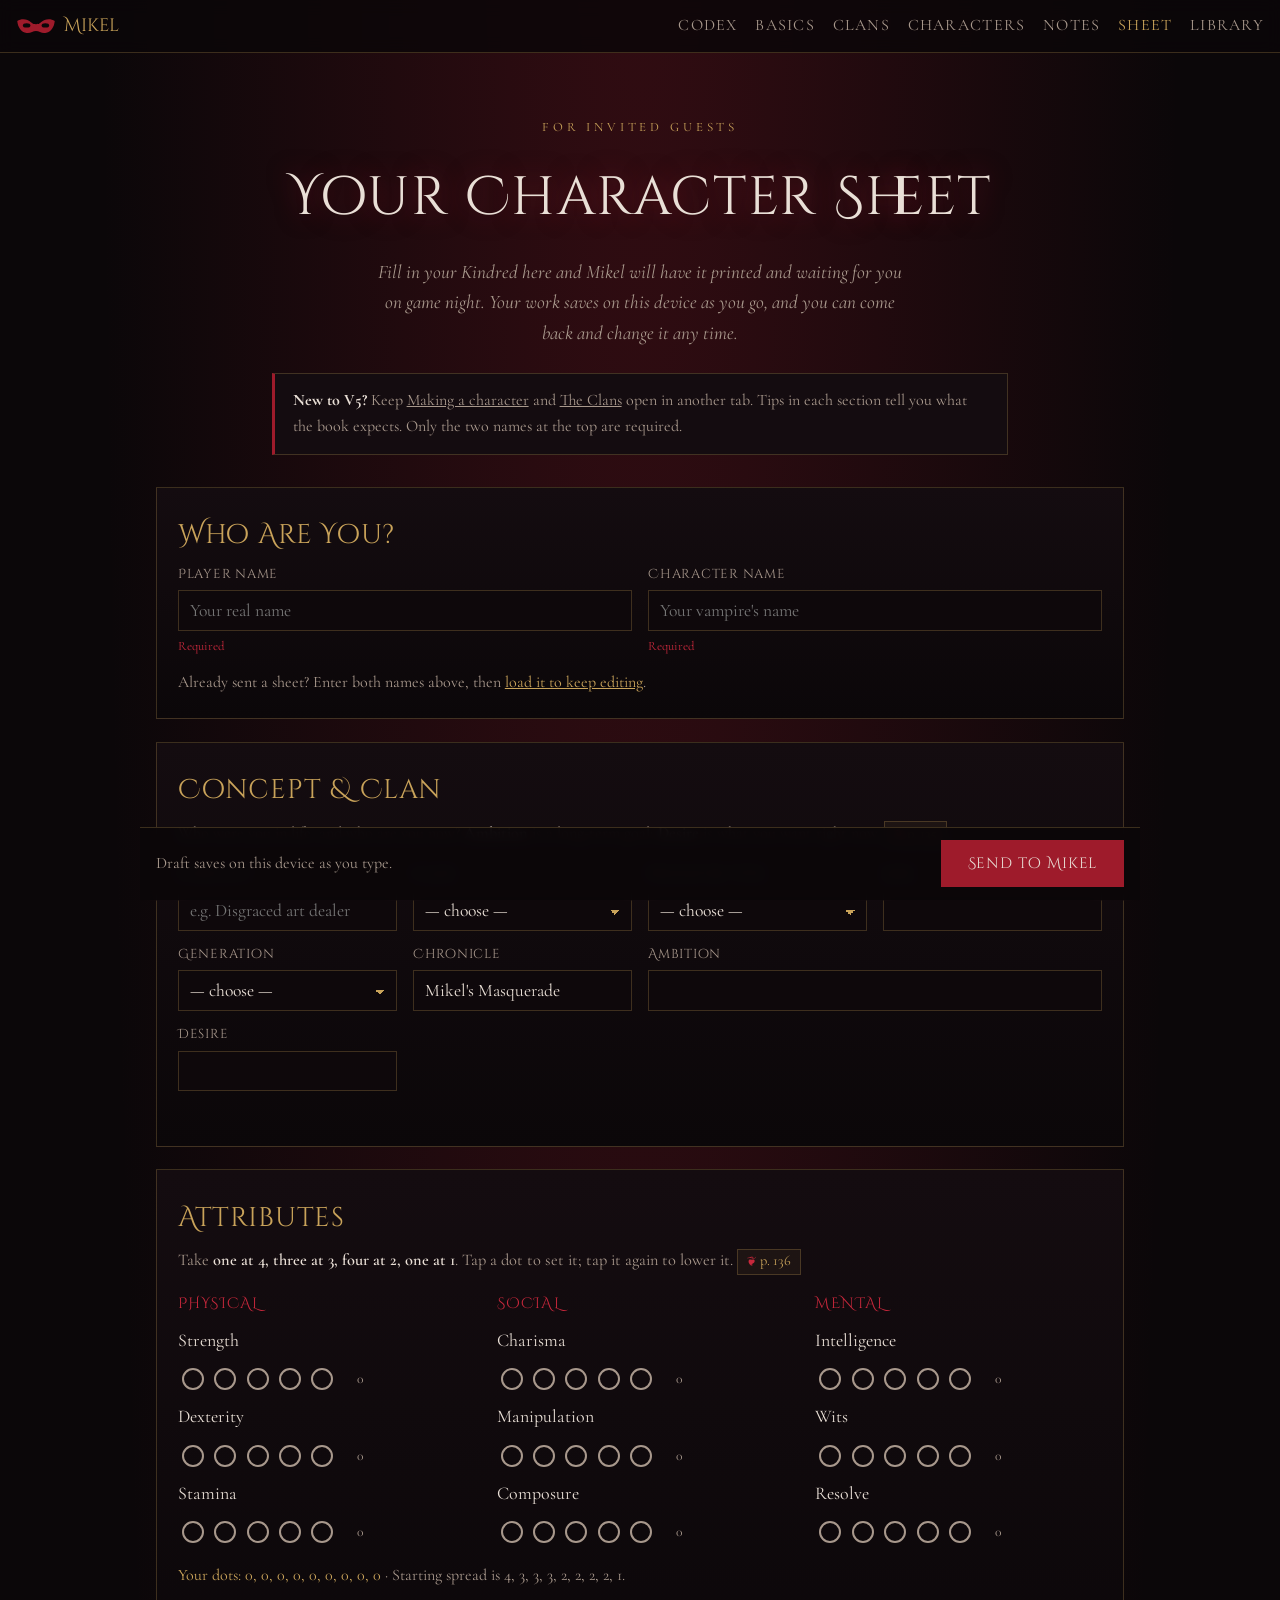
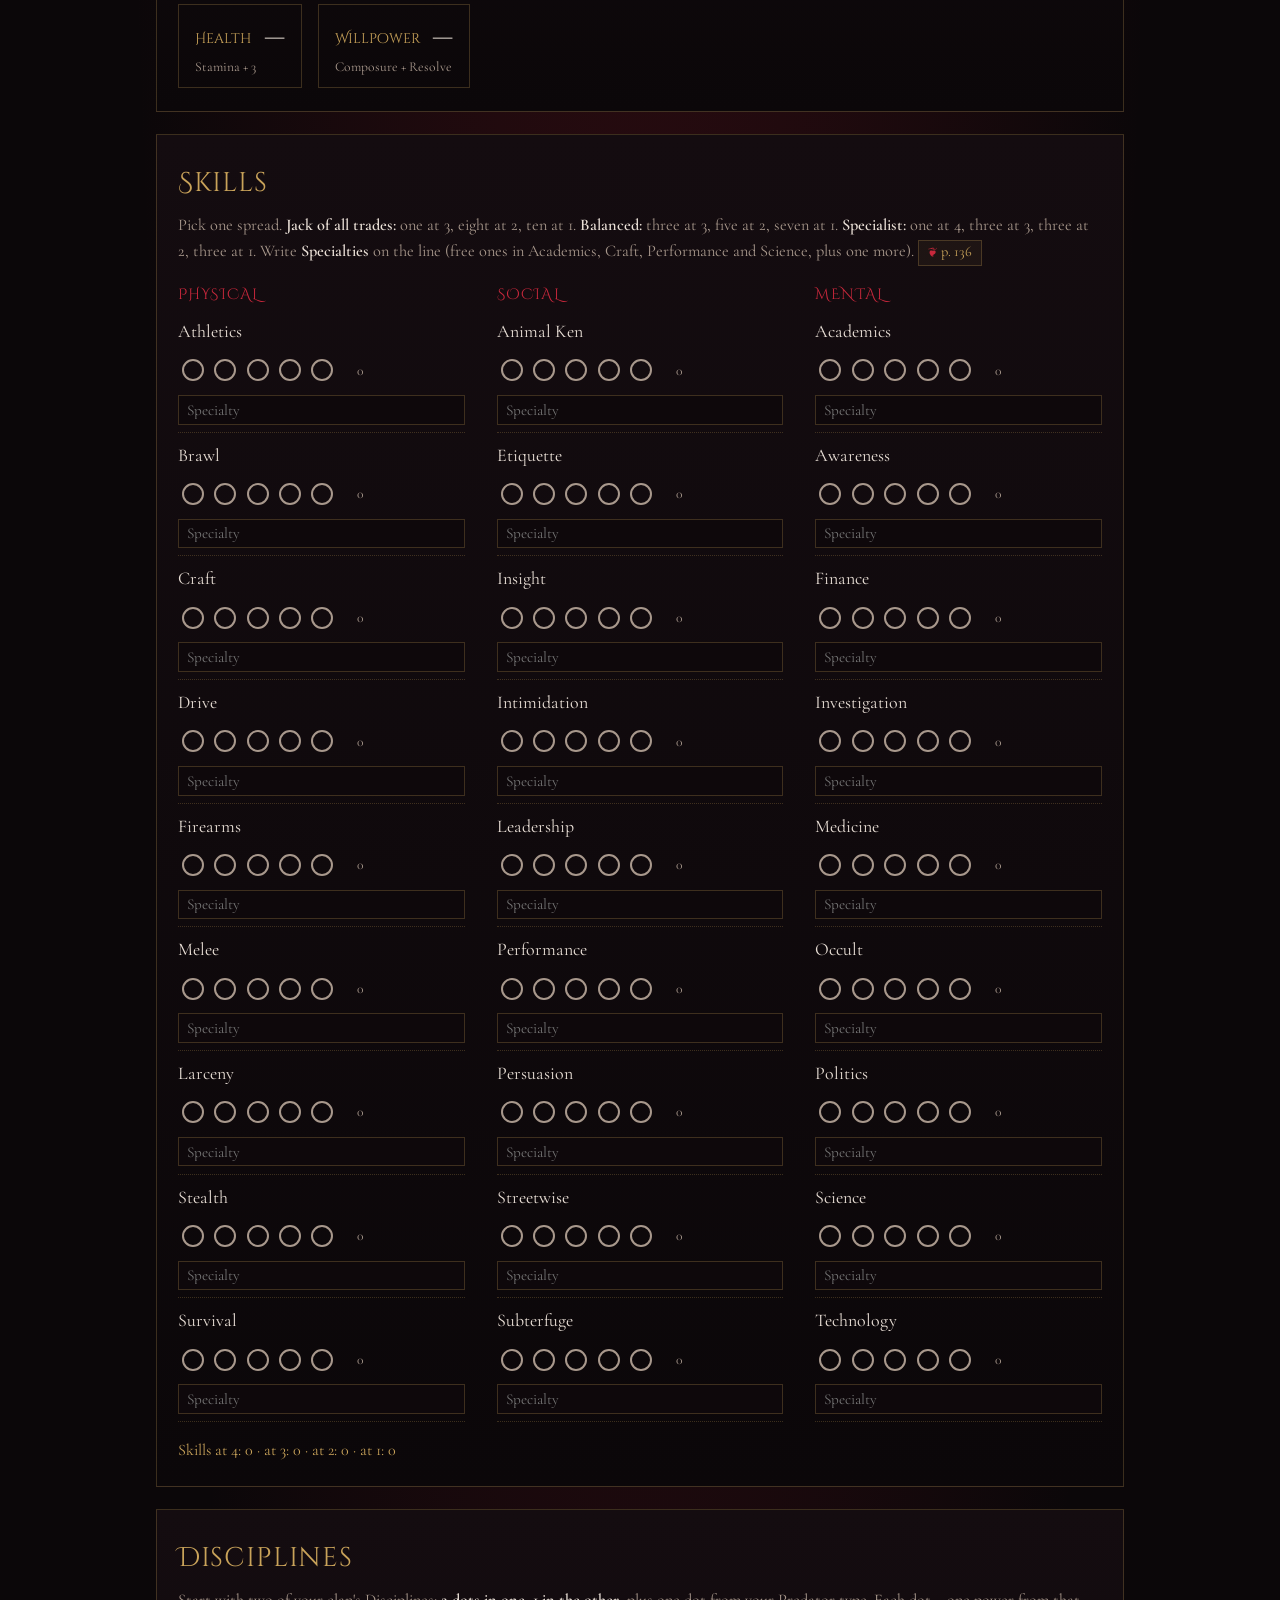
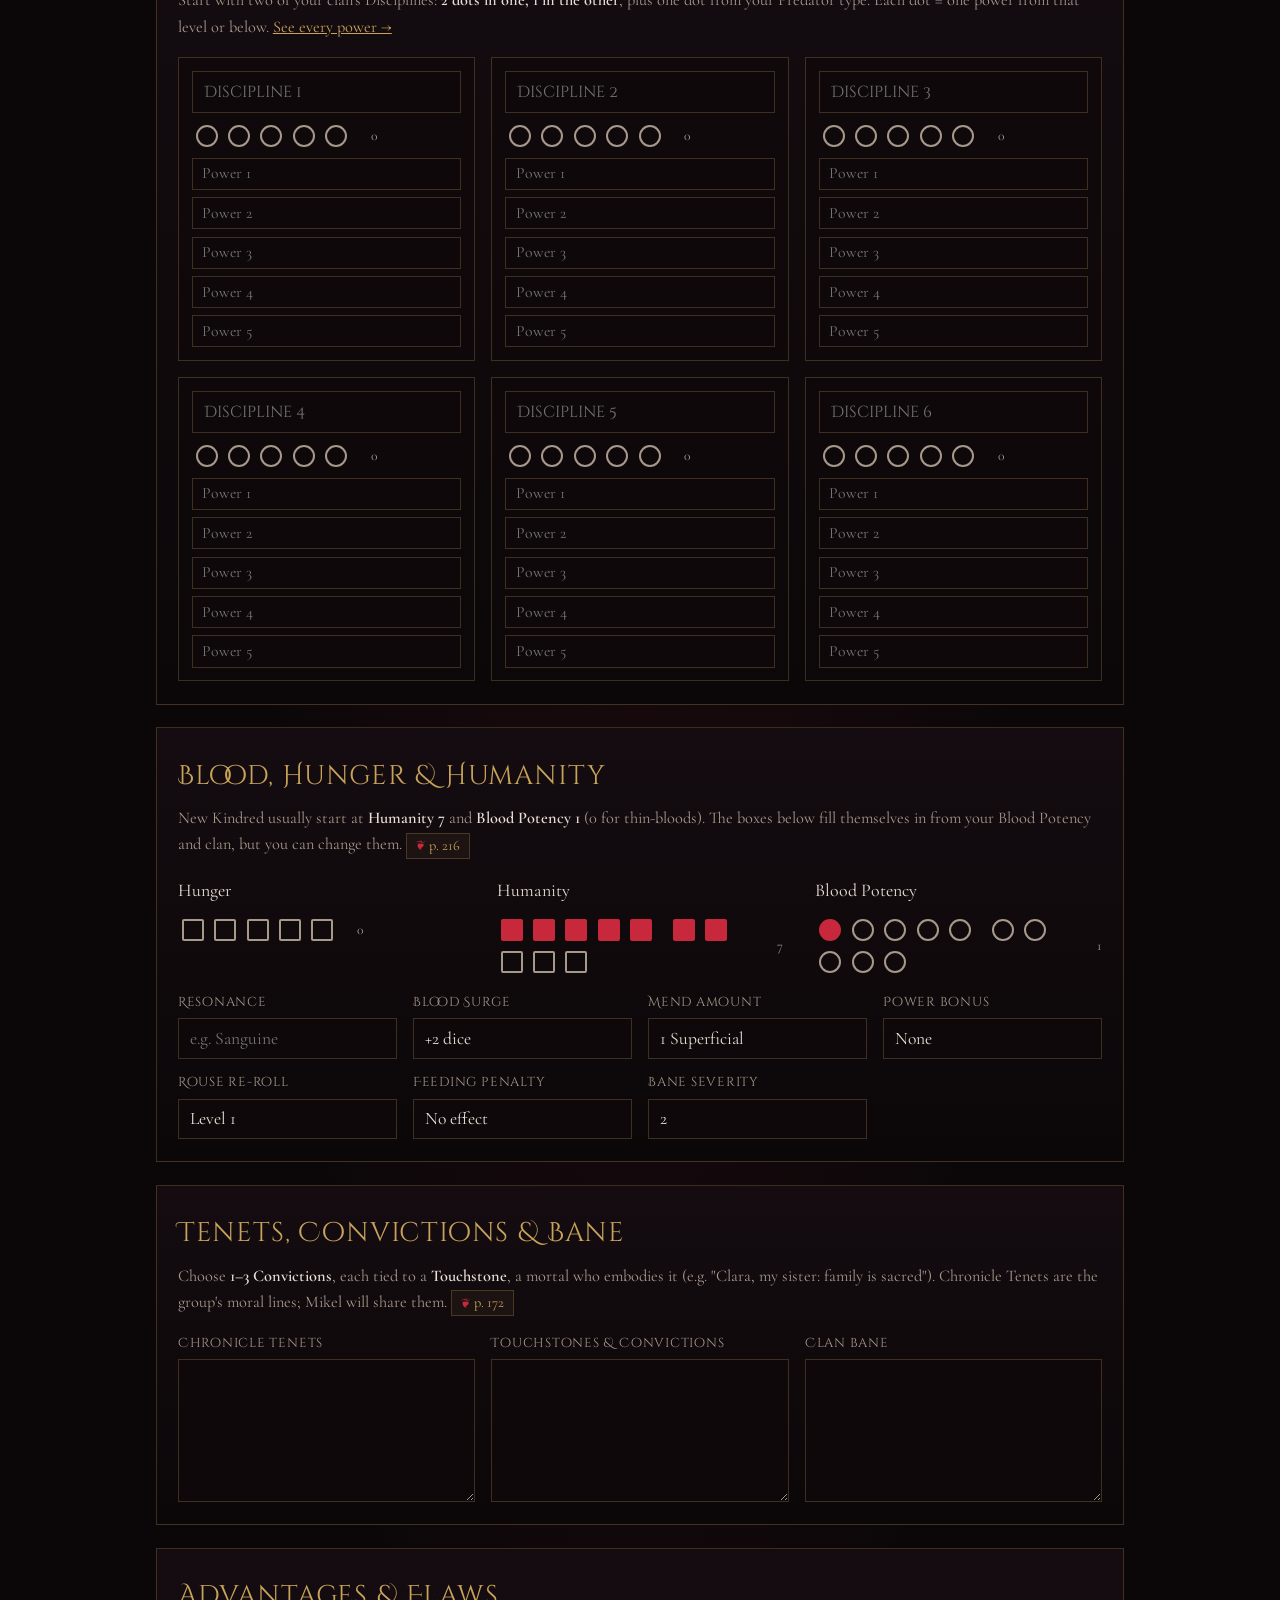
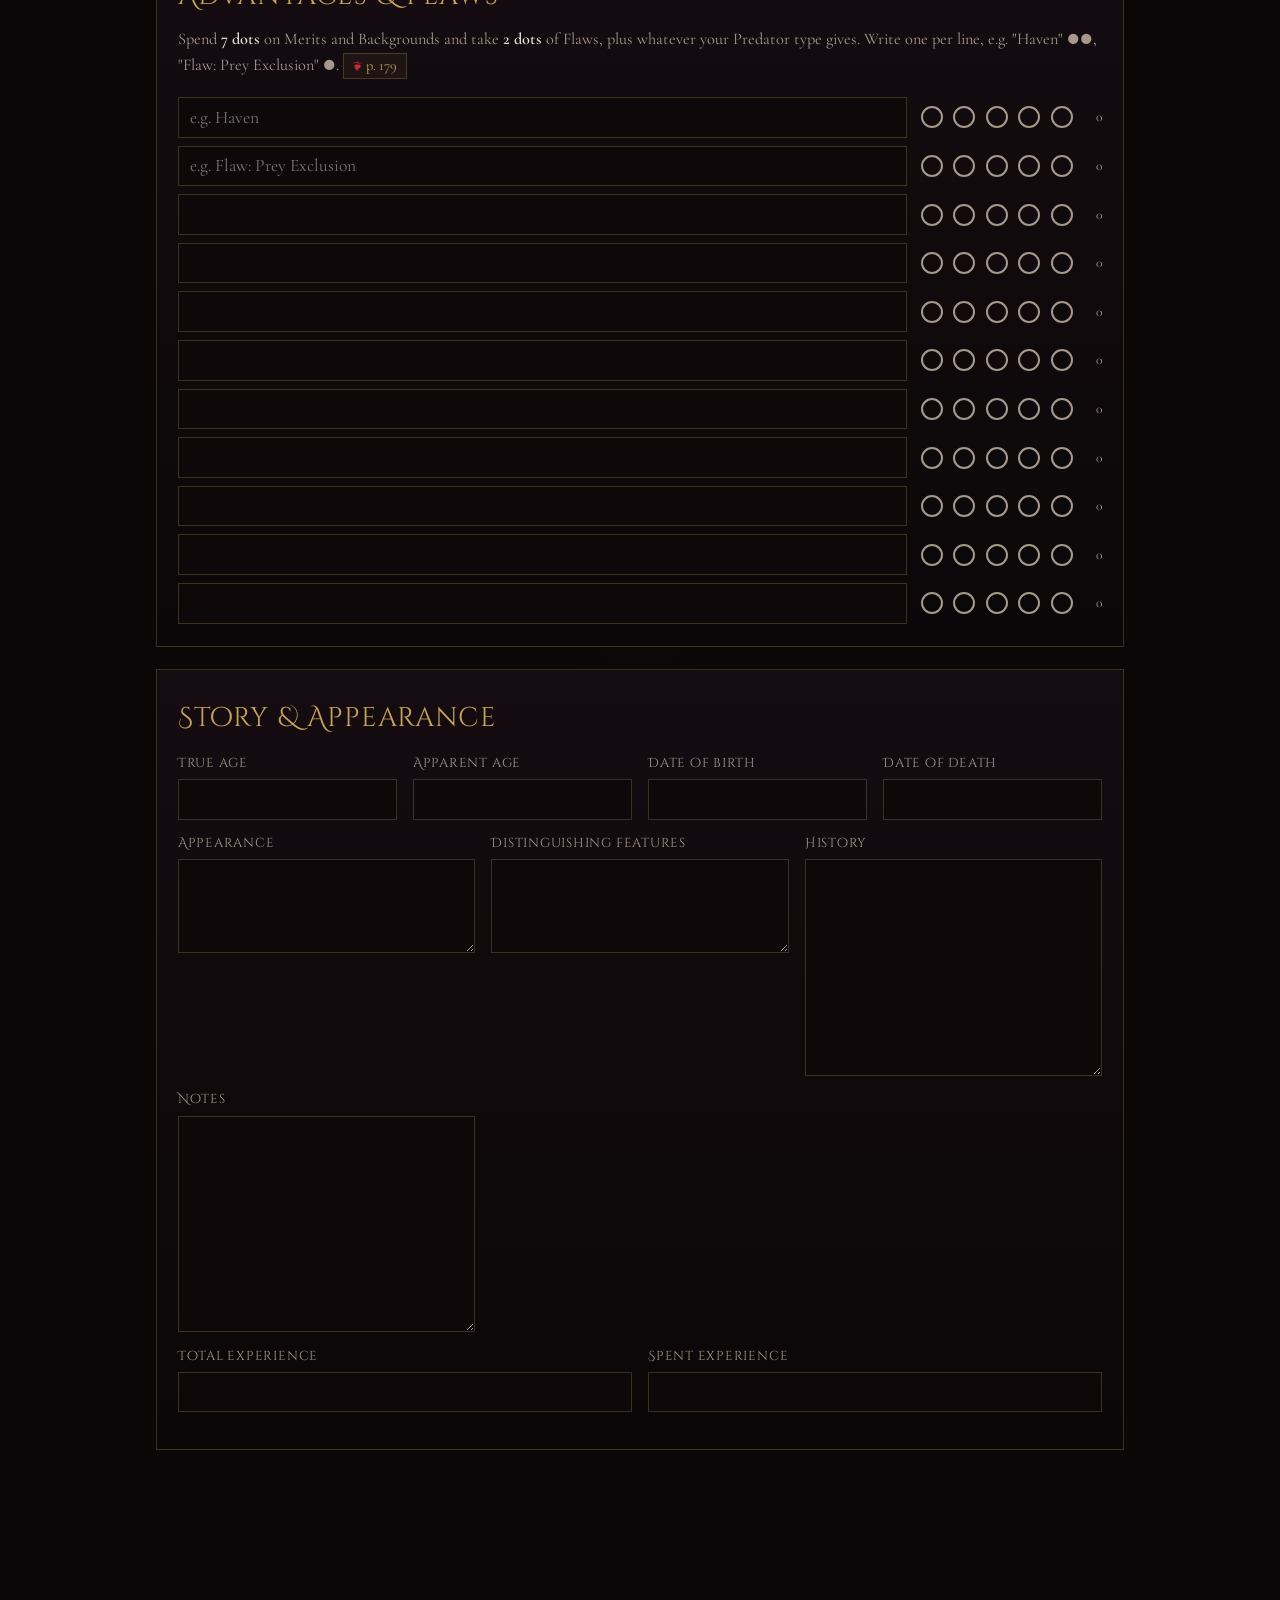
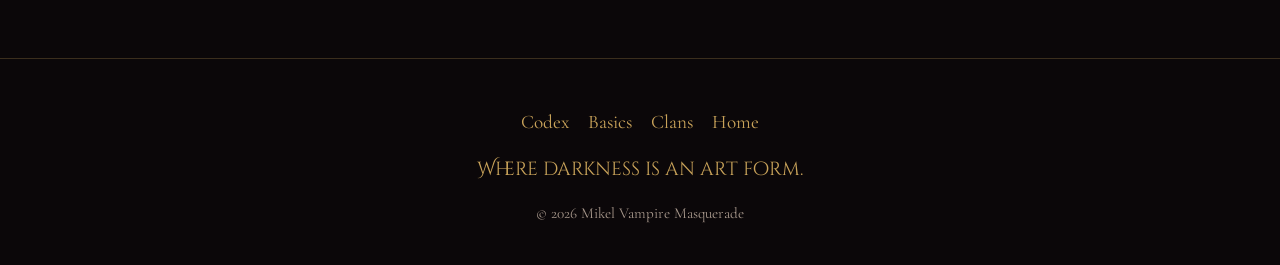
<file: sheet/index.html>
<!doctype html>
<html lang="en">
<head>
<meta charset="utf-8">
<meta name="viewport" content="width=device-width, initial-scale=1">
<meta name="robots" content="noindex, nofollow, noarchive, nosnippet, noimageindex">
<title>Character Sheet · Mikel Vampire Masquerade</title>
<meta name="theme-color" content="#0b0709">
<link rel="icon" href="/favicon.svg" type="image/svg+xml">
<link rel="preconnect" href="https://fonts.googleapis.com">
<link rel="preconnect" href="https://fonts.gstatic.com" crossorigin>
<link href="https://fonts.googleapis.com/css2?family=Cinzel+Decorative:wght@400;700&family=Cormorant+Garamond:ital,wght@0,400;0,600;1,400&display=swap" rel="stylesheet">
<link rel="stylesheet" href="/style.css">
<link rel="stylesheet" href="sheet.css?v=20261008b">
</head>
<body>

<header class="nav">
  <a class="brand" href="/" aria-label="Mikel Vampire Masquerade, home">
    <svg class="mask" viewBox="0 0 64 28" aria-hidden="true"><path d="M2 6c6-4 16-4 22 2 3 3 5 3 8 3s5 0 8-3c6-6 16-6 22-2-1 10-6 18-15 19-6 1-10-3-15-3s-9 4-15 3C8 24 3 16 2 6Z"/><ellipse cx="17" cy="13" rx="6" ry="3.5" class="eye"/><ellipse cx="47" cy="13" rx="6" ry="3.5" class="eye"/></svg>
    <span>Mikel</span>
  </a>
  <nav aria-label="Main">
    <a href="/codex/">Codex</a>
    <a href="/basics/">Basics</a>
    <a href="/clans/">Clans</a>
    <a href="/characters/">Characters</a>
    <a href="/notes/">Notes</a>
    <a href="/sheet/" aria-current="page">Sheet</a>
    <a href="/#rulebook">Library</a>
  </nav>
</header>

<main id="top">
  <section class="page-head">
    <p class="kicker">For invited guests</p>
    <h1>Your Character Sheet</h1>
    <p class="lede">Fill in your Kindred here and Mikel will have it printed and waiting for you on game night. Your work saves on this device as you go, and you can come back and change it any time.</p>
    <p class="note"><strong>New to V5?</strong> Keep <a href="/basics/#creation" target="_blank" rel="noopener">Making a character</a> and <a href="/clans/" target="_blank" rel="noopener">The Clans</a> open in another tab. Tips in each section tell you what the book expects. Only the two names at the top are required.</p>
  </section>

  <form id="sheet" class="wrap sheet" autocomplete="off" novalidate>

    <!-- IDENTITY -->
    <section class="sec" id="s-who">
      <h2>Who Are You?</h2>
      <div class="g2">
        <label class="f req">Player name<input name="player" required maxlength="80" placeholder="Your real name"></label>
        <label class="f req">Character name<input name="character" required maxlength="80" placeholder="Your vampire's name"></label>
      </div>
      <p class="load-line">Already sent a sheet? Enter both names above, then <button type="button" class="linkish" id="loadBtn">load it to keep editing</button>.</p>
    </section>

    <!-- CONCEPT -->
    <section class="sec" id="s-concept">
      <h2>Concept &amp; Clan</h2>
      <p class="tip">Who were you in life, and who are you now? <b>Ambition</b> is a long-term goal; <b>Desire</b> is what you want right now. <a class="pg" data-p="135"></a></p>
      <div class="g3">
        <label class="f">Concept<input name="concept" maxlength="120" placeholder="e.g. Disgraced art dealer"></label>
        <label class="f">Clan
          <select name="clan" id="clan">
            <option value="">— choose —</option>
            <option>Brujah</option><option>Gangrel</option><option>Malkavian</option><option>Nosferatu</option>
            <option>Toreador</option><option>Tremere</option><option>Ventrue</option><option>Caitiff</option><option>Thin-Blooded</option>
            <option value="Other">Other (ask the Storyteller)</option>
          </select>
        </label>
        <label class="f">Predator type
          <select name="predator">
            <option value="">— choose —</option>
            <option>Alleycat</option><option>Bagger</option><option>Blood Leech</option><option>Cleaver</option><option>Consensualist</option>
            <option>Farmer</option><option>Osiris</option><option>Sandman</option><option>Scene Queen</option><option>Siren</option>
          </select>
        </label>
        <label class="f">Sire<input name="sire" maxlength="120"></label>
        <label class="f">Generation
          <select name="generation">
            <option value="">— choose —</option>
            <option>10th</option><option>11th</option><option>12th</option><option>13th</option><option>14th</option><option>15th</option><option>16th</option>
          </select>
        </label>
        <label class="f">Chronicle<input name="chronicle" maxlength="120" value="Mikel's Masquerade"></label>
        <label class="f wide2">Ambition<input name="ambition" maxlength="160"></label>
        <label class="f">Desire<input name="desire" maxlength="160"></label>
      </div>
      <p class="hint" id="clanHint"></p>
    </section>

    <!-- ATTRIBUTES -->
    <section class="sec" id="s-attr">
      <h2>Attributes</h2>
      <p class="tip">Take <b>one at 4, three at 3, four at 2, one at 1</b>. Tap a dot to set it; tap it again to lower it. <a class="pg" data-p="136"></a></p>
      <div class="cols3">
        <div><h3>Physical</h3><div class="dots-list" data-group="attr" data-keys="strength:Strength,dexterity:Dexterity,stamina:Stamina"></div></div>
        <div><h3>Social</h3><div class="dots-list" data-group="attr" data-keys="charisma:Charisma,manipulation:Manipulation,composure:Composure"></div></div>
        <div><h3>Mental</h3><div class="dots-list" data-group="attr" data-keys="intelligence:Intelligence,wits:Wits,resolve:Resolve"></div></div>
      </div>
      <p class="counter" id="attrCount"></p>
      <div class="trackers">
        <div><span>Health</span><b id="hp">—</b><small>Stamina + 3</small></div>
        <div><span>Willpower</span><b id="wp">—</b><small>Composure + Resolve</small></div>
      </div>
    </section>

    <!-- SKILLS -->
    <section class="sec" id="s-skills">
      <h2>Skills</h2>
      <p class="tip">Pick one spread. <b>Jack of all trades:</b> one at 3, eight at 2, ten at 1. <b>Balanced:</b> three at 3, five at 2, seven at 1. <b>Specialist:</b> one at 4, three at 3, three at 2, three at 1. Write <b>Specialties</b> on the line (free ones in Academics, Craft, Performance and Science, plus one more). <a class="pg" data-p="136"></a></p>
      <div class="cols3">
        <div><h3>Physical</h3><div class="dots-list skills" data-group="skill" data-keys="athletics:Athletics,brawl:Brawl,craft:Craft,drive:Drive,firearms:Firearms,melee:Melee,larceny:Larceny,stealth:Stealth,survival:Survival"></div></div>
        <div><h3>Social</h3><div class="dots-list skills" data-group="skill" data-keys="animalken:Animal Ken,etiquette:Etiquette,insight:Insight,intimidation:Intimidation,leadership:Leadership,performance:Performance,persuasion:Persuasion,streetwise:Streetwise,subterfuge:Subterfuge"></div></div>
        <div><h3>Mental</h3><div class="dots-list skills" data-group="skill" data-keys="academics:Academics,awareness:Awareness,finance:Finance,investigation:Investigation,medicine:Medicine,occult:Occult,politics:Politics,science:Science,technology:Technology"></div></div>
      </div>
      <p class="counter" id="skillCount"></p>
    </section>

    <!-- DISCIPLINES -->
    <section class="sec" id="s-disc">
      <h2>Disciplines</h2>
      <p class="tip">Start with two of your clan's Disciplines: <b>2 dots in one, 1 in the other</b>, plus one dot from your Predator type. Each dot = one power from that level or below. <a href="/clans/#disciplines" target="_blank" rel="noopener">See every power →</a></p>
      <div class="disc-grid" id="discGrid"></div>
    </section>

    <!-- BLOOD -->
    <section class="sec" id="s-blood">
      <h2>Blood, Hunger &amp; Humanity</h2>
      <p class="tip">New Kindred usually start at <b>Humanity 7</b> and <b>Blood Potency 1</b> (0 for thin-bloods). The boxes below fill themselves in from your Blood Potency and clan, but you can change them. <a class="pg" data-p="216"></a></p>
      <div class="cols3 blood">
        <div class="dots-list" data-group="blood" data-keys="hunger:Hunger" data-max="5"></div>
        <div class="dots-list" data-group="blood" data-keys="humanity:Humanity" data-max="10" data-default="7"></div>
        <div class="dots-list" data-group="blood" data-keys="blood_potency:Blood Potency" data-max="10" data-default="1"></div>
      </div>
      <div class="g3" style="margin-top:1rem">
        <label class="f">Resonance<input name="resonance" maxlength="60" placeholder="e.g. Sanguine"></label>
        <label class="f">Blood Surge<input name="blood_surge" data-auto maxlength="40"></label>
        <label class="f">Mend amount<input name="mend_amount" data-auto maxlength="40"></label>
        <label class="f">Power bonus<input name="power_bonus" data-auto maxlength="40"></label>
        <label class="f">Rouse re-roll<input name="rouse_reroll" data-auto maxlength="40"></label>
        <label class="f">Feeding penalty<input name="feeding_penalty" data-auto maxlength="80"></label>
        <label class="f">Bane severity<input name="bane_severity" data-auto maxlength="20"></label>
      </div>
    </section>

    <!-- BELIEFS -->
    <section class="sec" id="s-beliefs">
      <h2>Tenets, Convictions &amp; Bane</h2>
      <p class="tip">Choose <b>1–3 Convictions</b>, each tied to a <b>Touchstone</b>, a mortal who embodies it (e.g. "Clara, my sister: family is sacred"). Chronicle Tenets are the group's moral lines; Mikel will share them. <a class="pg" data-p="172"></a></p>
      <div class="g3">
        <label class="f">Chronicle tenets<textarea name="tenets" rows="5" maxlength="1200"></textarea></label>
        <label class="f">Touchstones &amp; Convictions<textarea name="touchstones" rows="5" maxlength="1200"></textarea></label>
        <label class="f">Clan bane<textarea name="clan_bane" rows="5" data-auto maxlength="1200"></textarea></label>
      </div>
    </section>

    <!-- ADVANTAGES -->
    <section class="sec" id="s-adv">
      <h2>Advantages &amp; Flaws</h2>
      <p class="tip">Spend <b>7 dots</b> on Merits and Backgrounds and take <b>2 dots</b> of Flaws, plus whatever your Predator type gives. Write one per line, e.g. "Haven" ●●, "Flaw: Prey Exclusion" ●. <a class="pg" data-p="179"></a></p>
      <div class="adv-list" id="advList"></div>
    </section>

    <!-- STORY -->
    <section class="sec" id="s-story">
      <h2>Story &amp; Appearance</h2>
      <div class="g4">
        <label class="f">True age<input name="true_age" maxlength="40"></label>
        <label class="f">Apparent age<input name="apparent_age" maxlength="40"></label>
        <label class="f">Date of birth<input name="date_of_birth" maxlength="60"></label>
        <label class="f">Date of death<input name="date_of_death" maxlength="60"></label>
      </div>
      <div class="g2">
        <label class="f">Appearance<textarea name="appearance" rows="3" maxlength="600"></textarea></label>
        <label class="f">Distinguishing features<textarea name="features" rows="3" maxlength="600"></textarea></label>
        <label class="f">History<textarea name="history" rows="8" maxlength="3000"></textarea></label>
        <label class="f">Notes<textarea name="notes" rows="8" maxlength="3000"></textarea></label>
      </div>
      <div class="g4">
        <label class="f">Total experience<input name="total_xp" inputmode="numeric" maxlength="10"></label>
        <label class="f">Spent experience<input name="spent_xp" inputmode="numeric" maxlength="10"></label>
      </div>
    </section>

  </form>

  <div class="savebar" role="region" aria-label="Save">
    <span id="status" role="status" aria-live="polite">Draft saves on this device as you type.</span>
    <button type="button" class="btn primary" id="saveBtn">Send to Mikel</button>
  </div>

  <dialog id="riddleDlg">
    <form method="dialog" id="riddleForm">
      <p class="kicker">Answer the riddle</p>
      <blockquote class="riddle">What bitter rose<br>Of liquid splendor<br>Can feed both thirst<br>And boisterous humor?</blockquote>
      <input id="riddleAns" type="password" autocapitalize="none" spellcheck="false" placeholder="Your answer" aria-label="Riddle answer">
      <div class="actions"><button class="btn" value="cancel" type="button" id="riddleCancel">Cancel</button><button class="btn primary" value="ok" id="riddleOk">Continue</button></div>
    </form>
  </dialog>
</main>

<footer>
  <div class="footer-links"><a href="/codex/">Codex</a><a href="/basics/">Basics</a><a href="/clans/">Clans</a><a href="/">Home</a></div>
  <p class="motto">Where darkness is an art form.</p>
  <p class="copy">© 2026 Mikel Vampire Masquerade</p>
</footer>
<script src="/codex.js"></script>
<script src="sheet.js?v=20261008b"></script>
</body>
</html>
</file>
<file: style.css>
:root {
  --bg: #0b0709;
  --bg-2: #140c10;
  --ink: #e9dfd6;
  --muted: #a8988c;
  --blood: #9e1b2b;
  --blood-bright: #c8283c;
  --gold: #c9a35a;
  --line: rgba(201, 163, 90, 0.25);
  --display: "Cinzel Decorative", "Times New Roman", serif;
  --body: "Cormorant Garamond", Georgia, serif;
}

* { box-sizing: border-box; }
html { scroll-behavior: smooth; }
body {
  margin: 0;
  background:
    radial-gradient(ellipse at 50% -10%, rgba(158, 27, 43, 0.28), transparent 60%),
    var(--bg);
  color: var(--ink);
  font-family: var(--body);
  font-size: 1.2rem;
  line-height: 1.6;
  -webkit-font-smoothing: antialiased;
}
a { color: inherit; }
h1, h2, h3 { font-family: var(--display); font-weight: 400; margin: 0; letter-spacing: 0.03em; }

/* Nav */
.nav {
  position: sticky; top: 0; z-index: 10;
  display: flex; align-items: center; justify-content: space-between; gap: 1rem;
  padding: 0.75rem 16px;
  background: rgba(11, 7, 9, 0.85);
  backdrop-filter: blur(8px);
  border-bottom: 1px solid var(--line);
}
.brand { display: flex; align-items: center; gap: 0.5rem; text-decoration: none; font-family: var(--display); color: var(--gold); font-size: 1.1rem; }
.mask { width: 40px; height: 18px; fill: var(--blood); }
.mask .eye { fill: var(--bg); }
.nav nav { display: flex; gap: 1.1rem; flex-wrap: wrap; justify-content: flex-end; }
.nav nav a { text-decoration: none; font-size: 1rem; letter-spacing: 0.08em; text-transform: uppercase; color: var(--muted); transition: color .2s; }
.nav nav a:hover { color: var(--gold); }

/* Hero */
.hero {
  position: relative; overflow: hidden;
  min-height: 88vh;
  display: flex; flex-direction: column; align-items: center; justify-content: center;
  text-align: center; padding: 4rem 16px 5rem;
}
.moon {
  position: absolute; top: 8%; left: 50%; transform: translateX(-50%);
  width: min(70vw, 420px); aspect-ratio: 1; border-radius: 50%;
  background: radial-gradient(circle at 40% 38%, rgba(233, 223, 214, 0.18), rgba(158, 27, 43, 0.15) 55%, transparent 70%);
  filter: blur(2px); pointer-events: none;
}
.eyebrow { position: relative; color: var(--gold); text-transform: uppercase; letter-spacing: 0.3em; font-size: 0.85rem; margin: 0 0 1.2rem; }
.hero h1 { position: relative; font-size: clamp(2.4rem, 8vw, 5rem); line-height: 1.1; text-shadow: 0 0 30px rgba(158, 27, 43, 0.6); }
.tagline { position: relative; font-family: var(--display); color: var(--blood-bright); font-size: clamp(1.1rem, 3.5vw, 1.6rem); margin: 1.2rem 0 0.4rem; }
.lede { position: relative; max-width: 34rem; color: var(--muted); font-style: italic; margin: 0.5rem auto 2rem; }

.actions { display: flex; gap: 1rem; flex-wrap: wrap; justify-content: center; position: relative; }
.btn {
  display: inline-block; padding: 0.75rem 1.6rem; text-decoration: none;
  border: 1px solid var(--gold); color: var(--gold);
  font-family: var(--display); font-size: 0.95rem; letter-spacing: 0.06em;
  transition: background .2s, color .2s;
}
.btn:hover { background: var(--gold); color: var(--bg); }
.btn.primary { background: var(--blood); border-color: var(--blood); color: var(--ink); }
.btn.primary:hover { background: var(--blood-bright); border-color: var(--blood-bright); color: #fff; }

/* Sections */
.section-title { text-align: center; color: var(--gold); font-size: clamp(1.6rem, 5vw, 2.4rem); margin-bottom: 1.5rem; }
.section-title::after { content: "✦"; display: block; color: var(--blood); font-size: 0.9rem; margin-top: 0.6rem; }
.center { text-align: center; }
.panel, .cards { max-width: 1000px; margin: 0 auto; padding: 5rem 16px; border-top: 1px solid var(--line); }
.panel > p.center { max-width: 38rem; margin-left: auto; margin-right: auto; color: var(--muted); }

.grid { display: grid; gap: 1.5rem; grid-template-columns: repeat(auto-fit, minmax(240px, 1fr)); }
.card {
  display: block; text-decoration: none; padding: 2rem 1.5rem; text-align: center;
  background: linear-gradient(180deg, var(--bg-2), var(--bg));
  border: 1px solid var(--line);
  transition: transform .25s, border-color .25s, box-shadow .25s;
}
.card:hover { transform: translateY(-4px); border-color: var(--blood); box-shadow: 0 10px 30px rgba(158, 27, 43, 0.25); }
.sigil { display: block; font-size: 1.8rem; color: var(--blood-bright); margin-bottom: 0.6rem; }
.card h3 { color: var(--ink); font-size: 1.3rem; margin-bottom: 0.6rem; }
.card p { color: var(--muted); margin: 0 0 1rem; }
.more { color: var(--gold); font-size: 0.95rem; letter-spacing: 0.05em; }

/* Events */
.rites { list-style: none; padding: 0; margin: 2.5rem auto; max-width: 40rem; display: grid; gap: 1.5rem; }
.rites li { display: flex; gap: 1.2rem; align-items: flex-start; }
.rites span { flex: none; width: 3rem; height: 3rem; display: grid; place-items: center; border: 1px solid var(--blood); color: var(--blood-bright); font-family: var(--display); }
.rites h3 { font-size: 1.15rem; color: var(--ink); }
.rites p { margin: 0.2rem 0 0; color: var(--muted); }

/* Gallery */
.frames { display: grid; gap: 1rem; grid-template-columns: repeat(auto-fit, minmax(150px, 1fr)); margin-top: 2rem; }
.frame { aspect-ratio: 3 / 4; border: 1px solid var(--line); background: var(--bg-2); position: relative; overflow: hidden; }
.frame::after { content: "☾"; position: absolute; inset: 0; display: grid; place-items: center; color: rgba(201, 163, 90, 0.25); font-size: 2rem; }
.f1 { background: radial-gradient(circle at 30% 30%, rgba(158,27,43,.35), var(--bg-2) 70%); }
.f2 { background: radial-gradient(circle at 70% 40%, rgba(201,163,90,.18), var(--bg-2) 70%); }
.f3 { background: radial-gradient(circle at 50% 70%, rgba(158,27,43,.25), var(--bg-2) 70%); }
.f4 { background: radial-gradient(circle at 20% 80%, rgba(201,163,90,.15), var(--bg-2) 70%); }
.f5 { background: radial-gradient(circle at 60% 20%, rgba(158,27,43,.3), var(--bg-2) 70%); }
.f6 { background: radial-gradient(circle at 80% 70%, rgba(201,163,90,.2), var(--bg-2) 70%); }

/* Lore */
.lore p { max-width: 40rem; margin: 0 auto 1.2rem; }
.dropcap::first-letter { float: left; font-family: var(--display); font-size: 3.6rem; line-height: 0.9; padding: 0.3rem 0.5rem 0 0; color: var(--blood-bright); }

/* Invite */
.invite { text-align: center; }
.soon { font-family: var(--display); color: var(--gold) !important; letter-spacing: 0.08em; }

/* Footer */
footer { border-top: 1px solid var(--line); text-align: center; padding: 3rem 16px 2.5rem; color: var(--muted); }
.motto { font-family: var(--display); color: var(--gold); margin: 0 0 1rem; }
blockquote { font-style: italic; max-width: 32rem; margin: 0 auto 1.5rem; }
.copy { font-size: 0.95rem; margin: 0; }

@media (max-width: 560px) {
  .nav { flex-direction: column; gap: 0.4rem; }
  .nav nav { justify-content: center; gap: 0.9rem; }
  .nav nav a { font-size: 0.85rem; }
}
@media (prefers-reduced-motion: reduce) {
  html { scroll-behavior: auto; }
  .card { transition: none; }
}

/* ===== Codex pages (rules, basics, clans) ===== */
.nav nav a[aria-current="page"] { color: var(--gold); }
.page-head { max-width: 1000px; margin: 0 auto; padding: 4rem 16px 2rem; text-align: center; }
.page-head h1 { font-size: clamp(2rem, 6vw, 3.4rem); color: var(--ink); text-shadow: 0 0 24px rgba(158,27,43,.5); }
.page-head .lede { margin: 1rem auto 0; }
.kicker { color: var(--gold); text-transform: uppercase; letter-spacing: .3em; font-size: .8rem; margin: 0 0 1rem; }
.note {
  max-width: 46rem; margin: 1.5rem auto 0; padding: .9rem 1.1rem; font-size: 1rem; color: var(--muted);
  border: 1px solid var(--line); border-left: 3px solid var(--blood); background: var(--bg-2); text-align: left;
}
.note strong { color: var(--ink); }

.wrap { max-width: 1000px; margin: 0 auto; padding: 0 16px 4rem; }
.layout { display: grid; gap: 2.5rem; grid-template-columns: 1fr; }
@media (min-width: 900px) { .layout { grid-template-columns: 230px 1fr; } }
.toc-side { position: relative; }
.toc-side nav { position: sticky; top: 5rem; max-height: calc(100vh - 6rem); overflow: auto; padding-right: .5rem; }
.toc-side h2 { font-size: .9rem; color: var(--gold); letter-spacing: .15em; text-transform: uppercase; margin-bottom: .8rem; font-family: var(--display); }
.toc-side ol { list-style: none; margin: 0; padding: 0; counter-reset: t; }
.toc-side li { counter-increment: t; }
.toc-side a { display: block; padding: .3rem 0 .3rem .6rem; text-decoration: none; color: var(--muted); font-size: 1rem; border-left: 1px solid var(--line); line-height: 1.3; }
.toc-side a:hover { color: var(--ink); border-left-color: var(--blood); }
@media (max-width: 899px) {
  .toc-side nav { position: static; max-height: none; border: 1px solid var(--line); padding: 1rem; background: var(--bg-2); }
  .toc-side ol { columns: 2; column-gap: 1.2rem; }
  .toc-side a { font-size: .95rem; }
}

.rule { padding: 2.2rem 0; border-top: 1px solid var(--line); scroll-margin-top: 5rem; }
.rule:first-child { border-top: 0; padding-top: 0; }
.rule h2 { font-size: clamp(1.4rem, 4vw, 1.9rem); color: var(--gold); margin-bottom: .3rem; }
.rule h3 { font-family: var(--display); font-size: 1.05rem; color: var(--ink); margin: 1.6rem 0 .4rem; }
.rule p, .rule li { color: var(--ink); }
.rule p { margin: .6rem 0; }
.rule ul, .rule ol { padding-left: 1.3rem; margin: .6rem 0; }
.rule li { margin: .3rem 0; }
.rule li::marker { color: var(--blood-bright); }
.refs { display: flex; flex-wrap: wrap; gap: .4rem; margin: .2rem 0 .6rem; }

a.pg {
  display: inline-flex; align-items: center; gap: .3rem; white-space: nowrap;
  font-family: var(--body); font-size: .9rem; line-height: 1; text-decoration: none;
  padding: .3rem .55rem; border: 1px solid var(--line); color: var(--gold); background: rgba(201,163,90,.06);
  transition: border-color .2s, background .2s;
}
a.pg::before { content: "❦"; color: var(--blood-bright); font-size: .8rem; }
a.pg:hover { border-color: var(--gold); background: rgba(201,163,90,.14); }
.rule p a.pg, .rule li a.pg { margin-left: .2rem; vertical-align: 1px; }

.box { border: 1px solid var(--line); background: var(--bg-2); padding: 1rem 1.2rem; margin: 1rem 0; }
.box.blood { border-left: 3px solid var(--blood); }
.box h4 { font-family: var(--display); font-weight: 400; color: var(--gold); margin: 0 0 .4rem; font-size: 1rem; }
.box p:first-of-type { margin-top: 0; }

.table-wrap { overflow-x: auto; margin: 1rem 0; border: 1px solid var(--line); }
table { border-collapse: collapse; width: 100%; font-size: 1.02rem; min-width: 420px; }
th, td { text-align: left; padding: .55rem .8rem; border-bottom: 1px solid var(--line); vertical-align: top; }
th { font-family: var(--display); font-weight: 400; color: var(--gold); background: var(--bg-2); font-size: .9rem; letter-spacing: .03em; }
tr:last-child td { border-bottom: 0; }
td.num { white-space: nowrap; color: var(--gold); }

.dice { display: inline-flex; gap: .25rem; vertical-align: middle; }
.die { display: inline-grid; place-items: center; width: 1.7rem; height: 1.7rem; border: 1px solid var(--muted); color: var(--ink); font-size: .9rem; font-family: var(--body); }
.die.s { border-color: var(--gold); color: var(--gold); }
.die.h { background: var(--blood); border-color: var(--blood-bright); color: #fff; }
.die.c { box-shadow: 0 0 0 2px var(--gold); }

/* Table of contents page */
.toc-grid { display: grid; gap: 1.2rem; grid-template-columns: repeat(auto-fit, minmax(280px, 1fr)); }
.toc-card { border: 1px solid var(--line); background: linear-gradient(180deg, var(--bg-2), var(--bg)); padding: 1.4rem 1.3rem 1rem; }
.toc-card h2 { font-size: 1.2rem; color: var(--gold); margin-bottom: .2rem; }
.toc-card .sub { color: var(--muted); font-style: italic; margin: 0 0 .8rem; font-size: 1rem; }
.toc-card ol { list-style: none; margin: 0; padding: 0; }
.toc-card li { display: flex; align-items: baseline; gap: .5rem; padding: .35rem 0; border-top: 1px dotted var(--line); }
.toc-card li:first-child { border-top: 0; }
.toc-card li > a:first-child { color: var(--ink); text-decoration: none; flex: 1; }
.toc-card li > a:first-child:hover { color: var(--blood-bright); }
.toc-card .pg { font-size: .8rem; padding: .2rem .4rem; }
.big-links { display: grid; gap: 1rem; grid-template-columns: repeat(auto-fit, minmax(240px, 1fr)); margin: 0 0 3rem; }

/* Clans page */
.clan-jump { display: flex; flex-wrap: wrap; gap: .5rem; justify-content: center; margin: 1.5rem 0 0; }
.clan-jump a { text-decoration: none; font-family: var(--display); font-size: .85rem; color: var(--muted); border: 1px solid var(--line); padding: .45rem .8rem; }
.clan-jump a:hover { color: var(--ink); border-color: var(--blood); }
.clan {
  --accent: var(--blood);
  display: grid; gap: 1.5rem; grid-template-columns: 1fr; align-items: start;
  padding: 2.5rem 0; border-top: 1px solid var(--line); scroll-margin-top: 5rem;
}
@media (min-width: 760px) { .clan { grid-template-columns: 220px 1fr; gap: 2.2rem; } }
.emblem {
  width: 100%; max-width: 220px; margin: 0 auto; aspect-ratio: 1; display: block;
  filter: drop-shadow(0 0 18px color-mix(in srgb, var(--accent) 45%, transparent));
}
.clan h2 { font-size: clamp(1.7rem, 5vw, 2.4rem); color: var(--ink); }
.clan .aka { color: var(--accent); font-family: var(--display); font-size: .95rem; margin: .2rem 0 .8rem; letter-spacing: .03em; }
.clan .tagline-c { font-style: italic; color: var(--muted); font-size: 1.15rem; margin: 0 0 1rem; }
.facts { display: grid; gap: .8rem; grid-template-columns: repeat(auto-fit, minmax(230px, 1fr)); margin-top: 1.2rem; }
.fact { border: 1px solid var(--line); background: var(--bg-2); padding: .9rem 1rem; }
.fact h3 { font-family: var(--display); font-weight: 400; font-size: .85rem; color: var(--gold); text-transform: uppercase; letter-spacing: .12em; margin: 0 0 .5rem; }
.fact p { margin: 0; font-size: 1.05rem; }
.disc-list { list-style: none; padding: 0; margin: 0; }
.disc-list li { margin: 0 0 .55rem; font-size: 1.05rem; line-height: 1.4; }
.disc-list b { color: var(--ink); font-weight: 600; }
.disc-list span { color: var(--muted); }
.fact.wide { grid-column: 1 / -1; }
.chip { display: inline-block; font-size: .85rem; padding: .1rem .5rem; border: 1px solid var(--accent); color: var(--ink); margin: 0 .25rem .3rem 0; }
.powers { display: grid; gap: 1rem; grid-template-columns: repeat(auto-fit, minmax(260px, 1fr)); }
.power-card { border: 1px solid var(--line); background: var(--bg-2); padding: 1rem 1.1rem; }
.power-card h3 { margin-top: 0 !important; display: flex; justify-content: space-between; align-items: baseline; gap: .5rem; }
.power-card p { color: var(--muted) !important; font-size: 1rem; margin: .2rem 0 .6rem !important; }
.power-card ol { list-style: none; padding: 0 !important; margin: 0 !important; font-size: .98rem; }
.power-card li { margin: .2rem 0 !important; }
.power-card li b { color: var(--gold); font-family: var(--display); font-weight: 400; display: inline-block; width: 1.4rem; }

.back-top { display: inline-block; margin-top: 1rem; color: var(--muted); font-size: .95rem; }
.footer-links { display: flex; gap: 1.2rem; justify-content: center; flex-wrap: wrap; margin: 0 0 1rem; }
.footer-links a { color: var(--gold); text-decoration: none; }
@media print {
  .nav, .toc-side, footer, .clan-jump { display: none; }
  body { background: #fff; color: #000; }
}
.toc-card li > span { flex: 1; color: var(--ink); }
.rulebook-cta { text-align: center; }
.rulebook-cta .btn { margin-top: .5rem; }
.layout > * { min-width: 0; }
.setting { position: relative; max-width: 38rem; margin: .4rem auto 2.2rem; padding: 1.2rem 1.4rem; font-size: 1.12rem; line-height: 1.65; color: var(--ink); text-align: left; background: rgba(11, 7, 9, .55); border-top: 1px solid var(--line); border-bottom: 1px solid var(--line); }
.setting em { color: var(--blood-bright); font-style: italic; }
.setting-when { display: block; text-align: center; font-family: var(--display); font-size: .8rem; letter-spacing: .3em; text-transform: uppercase; color: var(--gold); margin-bottom: .6rem; }
</file>
<file: sheet/sheet.css>
.sheet { padding-bottom: 7rem; }
.sec { border: 1px solid var(--line); background: linear-gradient(180deg, var(--bg-2), var(--bg)); padding: 1.6rem 1.3rem 1.4rem; margin: 0 0 1.4rem; scroll-margin-top: 5rem; }
.sec h2 { font-size: clamp(1.3rem, 4vw, 1.7rem); color: var(--gold); margin-bottom: .5rem; }
.sec h3 { font-family: var(--display); font-weight: 400; font-size: .95rem; color: var(--blood-bright); letter-spacing: .08em; margin: 0 0 .6rem; text-transform: uppercase; }
.tip { color: var(--muted); font-size: 1.02rem; margin: 0 0 1.1rem; }
.tip b { color: var(--ink); font-weight: 600; }
.tip a:not(.pg) { color: var(--gold); }
.hint { color: var(--gold); font-style: italic; margin: .8rem 0 0; min-height: 1em; }

.g2, .g3, .g4 { display: grid; gap: .9rem 1rem; }
.g2 { grid-template-columns: repeat(auto-fit, minmax(240px, 1fr)); }
.g3 { grid-template-columns: repeat(auto-fit, minmax(200px, 1fr)); }
.g4 { grid-template-columns: repeat(auto-fit, minmax(150px, 1fr)); margin: .9rem 0; }
@media (min-width: 700px) { .wide2 { grid-column: span 2; } }

.f { display: flex; flex-direction: column; gap: .3rem; font-family: var(--display); font-size: .8rem; letter-spacing: .06em; color: var(--muted); }
.f.req::after { content: "Required"; font-family: var(--body); font-size: .8rem; letter-spacing: 0; color: var(--blood-bright); order: 3; }
.f input, .f select, .f textarea, .dot-row input.spec, .adv-row input, .disc input, .disc select {
  font-family: var(--body); font-size: 1.1rem; letter-spacing: 0; color: var(--ink);
  background: #0e080b; border: 1px solid var(--line); padding: .55rem .7rem; width: 100%; border-radius: 0;
}
.f textarea { resize: vertical; line-height: 1.4; }
.f select { appearance: none; background-image: linear-gradient(45deg, transparent 50%, var(--gold) 50%), linear-gradient(135deg, var(--gold) 50%, transparent 50%); background-position: calc(100% - 16px) 55%, calc(100% - 11px) 55%; background-size: 5px 5px; background-repeat: no-repeat; padding-right: 2rem; }
.f input:focus, .f select:focus, .f textarea:focus, .sheet input:focus, .sheet select:focus { outline: none; border-color: var(--gold); box-shadow: 0 0 0 1px var(--gold); }
.invalid input { border-color: var(--blood-bright) !important; }

.cols3 { display: grid; gap: 1.4rem 2rem; grid-template-columns: repeat(auto-fit, minmax(240px, 1fr)); }
.dots-list { display: flex; flex-direction: column; gap: .5rem; }
.dot-row { display: flex; align-items: center; justify-content: space-between; gap: .6rem; flex-wrap: wrap; }
.dot-row > .lbl { color: var(--ink); font-size: 1.12rem; min-width: 7.2rem; }
.skills .dot-row { border-bottom: 1px dotted var(--line); padding-bottom: .45rem; }
.dot-row input.spec { font-size: .95rem; padding: .3rem .5rem; flex: 1 0 100%; order: 3; }

.dots { display: inline-flex; gap: .15rem; flex-wrap: wrap; }
.dot {
  width: 30px; height: 30px; padding: 0; border: 0; background: none; cursor: pointer; display: grid; place-items: center;
}
.dot::before { content: ""; width: 18px; height: 18px; border-radius: 50%; border: 2px solid var(--muted); transition: background .12s, border-color .12s; }
.dot.on::before { background: var(--blood-bright); border-color: var(--blood-bright); }
.dot:hover::before { border-color: var(--gold); }
.dot:focus-visible { outline: 2px solid var(--gold); outline-offset: -2px; }
.dots.square .dot::before { border-radius: 2px; }
.dots .gap { width: 8px; }
.dotval { font-size: .85rem; color: var(--muted); min-width: 1.2rem; text-align: right; }

.counter { margin: 1rem 0 0; font-size: 1rem; color: var(--muted); }
.counter .ok { color: #8fc28a; }
.counter .warn { color: var(--gold); }

.trackers { display: flex; gap: 1rem; flex-wrap: wrap; margin-top: 1rem; }
.trackers div { border: 1px solid var(--line); padding: .6rem 1rem; display: grid; grid-template-columns: auto auto; gap: 0 .8rem; align-items: baseline; }
.trackers span { font-family: var(--display); color: var(--gold); font-size: .9rem; }
.trackers b { font-size: 1.6rem; color: var(--ink); font-weight: 400; }
.trackers small { grid-column: 1 / -1; color: var(--muted); font-size: .85rem; }

.blood .dot-row { flex-direction: column; align-items: flex-start; }

.disc-grid { display: grid; gap: 1rem; grid-template-columns: repeat(auto-fit, minmax(260px, 1fr)); }
.disc { border: 1px solid var(--line); padding: .8rem; display: flex; flex-direction: column; gap: .45rem; background: #0e080b80; }
.disc .head { display: flex; gap: .5rem; align-items: center; flex-wrap: wrap; }
.disc .head input { flex: 1 1 140px; font-family: var(--display); font-size: 1rem; }
.disc input.pw { font-size: .98rem; padding: .35rem .6rem; }
.disc .n { font-family: var(--display); font-size: .75rem; color: var(--muted); letter-spacing: .1em; }

.adv-list { display: flex; flex-direction: column; gap: .5rem; }
.adv-row { display: flex; gap: .6rem; align-items: center; flex-wrap: wrap; }
.adv-row input { flex: 1 1 220px; }

.load-line { color: var(--muted); font-size: 1rem; margin: .9rem 0 0; }
.linkish { background: none; border: 0; padding: 0; color: var(--gold); font: inherit; text-decoration: underline; cursor: pointer; }

.savebar {
  position: sticky; bottom: 0; z-index: 20; display: flex; gap: 1rem; align-items: center; justify-content: space-between; flex-wrap: wrap;
  padding: .8rem 16px; background: rgba(11, 7, 9, .94); backdrop-filter: blur(6px); border-top: 1px solid var(--line);
  max-width: 1000px; margin: 0 auto;
}
.savebar #status { color: var(--muted); font-size: 1rem; flex: 1 1 200px; }
.savebar #status.good { color: #8fc28a; }
.savebar #status.bad { color: var(--blood-bright); }
.savebar .btn { cursor: pointer; font-family: var(--display); }
.savebar .btn[disabled] { opacity: .5; cursor: wait; }

dialog { background: var(--bg-2); color: var(--ink); border: 1px solid var(--gold); padding: 1.6rem 1.4rem; max-width: 26rem; width: calc(100% - 32px); text-align: center; }
dialog::backdrop { background: rgba(0,0,0,.7); }
dialog .riddle { font-family: var(--display); font-size: 1.2rem; line-height: 1.7; margin: .5rem 0 1rem; font-style: normal; }
dialog input { width: 100%; font: inherit; font-size: 1.1rem; text-align: center; padding: .7rem; background: #0e080b; color: var(--ink); border: 1px solid var(--line); margin-bottom: 1rem; }
dialog .btn { cursor: pointer; font-family: var(--display); }
</file>
